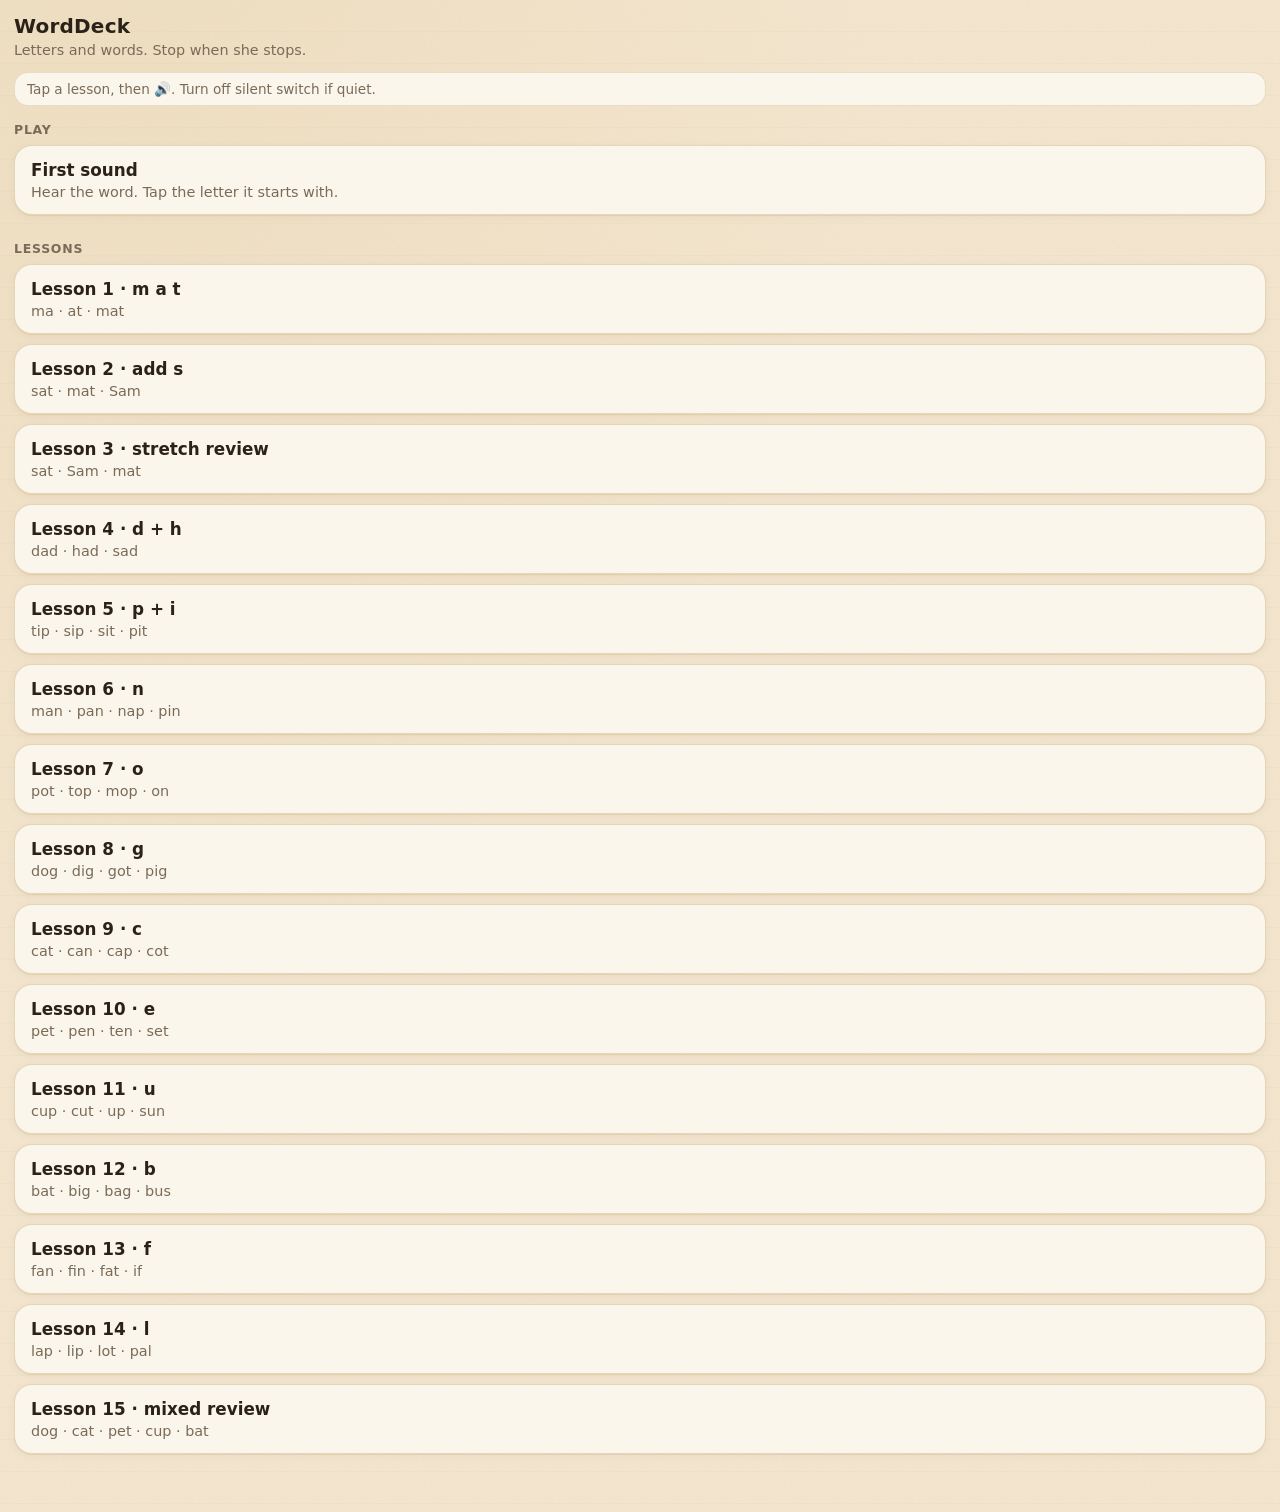
<file: index.html>
<!DOCTYPE html>
<html lang="en">
<head>
<meta charset="utf-8"/><meta name="robots" content="noindex,nofollow"/><script src="js/snd0.js"></script><script src="js/snd1.js"></script><script src="js/snd2.js"></script><script src="js/snd3.js"></script><script src="js/snd4.js"></script><script src="js/snd5.js"></script>
<meta name="viewport" content="width=device-width, initial-scale=1, maximum-scale=1, user-scalable=no"/>
<meta name="apple-mobile-web-app-capable" content="yes"/>
<title>Samaya WordDeck</title>
<link rel="stylesheet" href="./css/shell.css"/>
<style>
.item{margin:12px 0 14px;text-align:center}
.letter-row{display:flex;align-items:center;justify-content:center;gap:10px}
.letter{font-size:3.6rem}
.speak{width:44px;height:44px;font-size:1.2rem}
.track-wrap{position:relative;height:52px;margin:8px 12px 0;touch-action:none;user-select:none;-webkit-user-select:none}
.track{position:absolute;left:10%;right:10%;top:50%;height:12px;margin-top:-6px;background:rgba(168,130,60,.28);border-radius:999px}
.dot{position:absolute;right:10%;top:50%;width:16px;height:16px;margin:-8px -8px 0 0;background:var(--ink);border-radius:50%}
.knob{position:absolute;top:50%;left:10%;width:48px;height:48px;margin:-24px 0 0 -24px;background:var(--turmeric);border-radius:50%;color:#fffdf6;display:flex;align-items:center;justify-content:center;font-size:1.3rem;z-index:3}
.knob.ok{background:var(--ok)}
.status{min-height:1.3em;color:var(--muted);font-size:.9rem;margin-top:4px}

.blend-panel{border-radius:20px;padding:16px;margin-top:8px;width:100%;max-width:100%}
.blend-panel > .blend-btn{display:grid}
.blend-btn{
  background:var(--paper-card);border:2px solid rgba(168,130,60,.45);border-radius:20px;padding:18px 16px;
  font:inherit;cursor:pointer;grid-template-columns:auto minmax(0,1fr);align-items:center;
  width:100%;max-width:100%;gap:12px;
}
.blend-btn:active{transform:scale(.99)}
.blend-btn .w{font-size:2.6rem;font-weight:800;line-height:1;min-width:0;letter-spacing:.03em}
.blend-btn .tag{font-size:.85rem;color:var(--saffron);font-weight:700;text-align:right;min-width:0;overflow-wrap:anywhere}
</style>
</head>
<body>
<div id="home">
  <h1>WordDeck</h1>
  <p class="sub">Letters and words. Stop when she stops.</p>
  <div class="editnote">Tap a lesson, then 🔊. Turn off silent switch if quiet.</div>
  <div class="section-label">Play</div>
  <button class="card" type="button" id="open-first-sound">
    <h2>First sound</h2>
    <p>Hear the word. Tap the letter it starts with.</p>
  </button>
  <div class="section-label">Lessons</div>
  <div id="cards"></div>
</div>
<div id="lesson" class="hidden">
  <button class="back" type="button" id="back">← WordDeck</button>
  <h1 id="title"></h1>
  <p class="sub" id="subtitle"></p>
  <div class="section-label">1 · Sounds</div>
  <div class="panel" id="letters"></div>
  <div class="section-label">2 · Word</div>
  <div class="deck" id="build">
    <div class="deck-viewport" id="deck-viewport"></div>
    <div class="deck-nav">
      <button type="button" class="deck-chev" id="deck-prev" aria-label="Previous word">‹</button>
      <div class="deck-dots" id="deck-dots"></div>
      <button type="button" class="deck-chev" id="deck-next" aria-label="Next word">›</button>
    </div>
  </div>
  <div class="section-label">3 · Blend → fast</div>
  <div class="blend-panel">
    <button type="button" class="blend-btn" id="blend"></button>
  </div>
  <p class="hint">Blend slow, then the word fast twice.</p>
</div>
<div id="first-sound" class="hidden">
  <button class="back" type="button" id="fs-back">← WordDeck</button>
  <h1 id="fs-title">First sound</h1>
  <p class="sub" id="fs-sub">Hear the word. Tap the letter it starts with.</p>
  <div id="fs-play">
    <div class="fs-prompt" id="fs-prompt" role="button" aria-label="Play word">
      <button type="button" class="deck-speak" id="fs-speak" aria-label="Play word">🔊</button>
      <div class="fs-word" id="fs-word"></div>
    </div>
    <div class="fs-letters" id="fs-letters"></div>
    <p class="status" id="fs-status">What sound first?</p>
  </div>
  <div id="fs-enough" class="enough hidden">
    <h2>That’s enough</h2>
    <p id="fs-enough-copy"></p>
    <div class="enough-actions">
      <button type="button" id="fs-keep">A few more</button>
      <button type="button" class="primary" id="fs-home">Done</button>
    </div>
  </div>
  <div class="sit-bar">
    <span class="dots" id="fs-sit-label">Just starting</span>
    <button type="button" class="sit-done" id="fs-done">We’re done</button>
  </div>
</div>
<script type="module">
import { openLibrary, openLesson, openFirstSound, applyFocusBoot } from './js/public.js?v=8';

const homeRoot = document.getElementById('home');
const lessonRoot = document.getElementById('lesson');
const firstSoundRoot = document.getElementById('first-sound');

await openLibrary({ homeRoot, lessonRoot, firstSoundRoot, cardHost: document.getElementById('cards') });

// ?focus= / ?lesson= → persist focus + open; bare boot → open today's focus if set
applyFocusBoot(location.search);
// openLesson remains available for console / routine tools
window.openLesson = openLesson;
window.openFirstSound = openFirstSound;
</script>
</body>
</html>
</file>
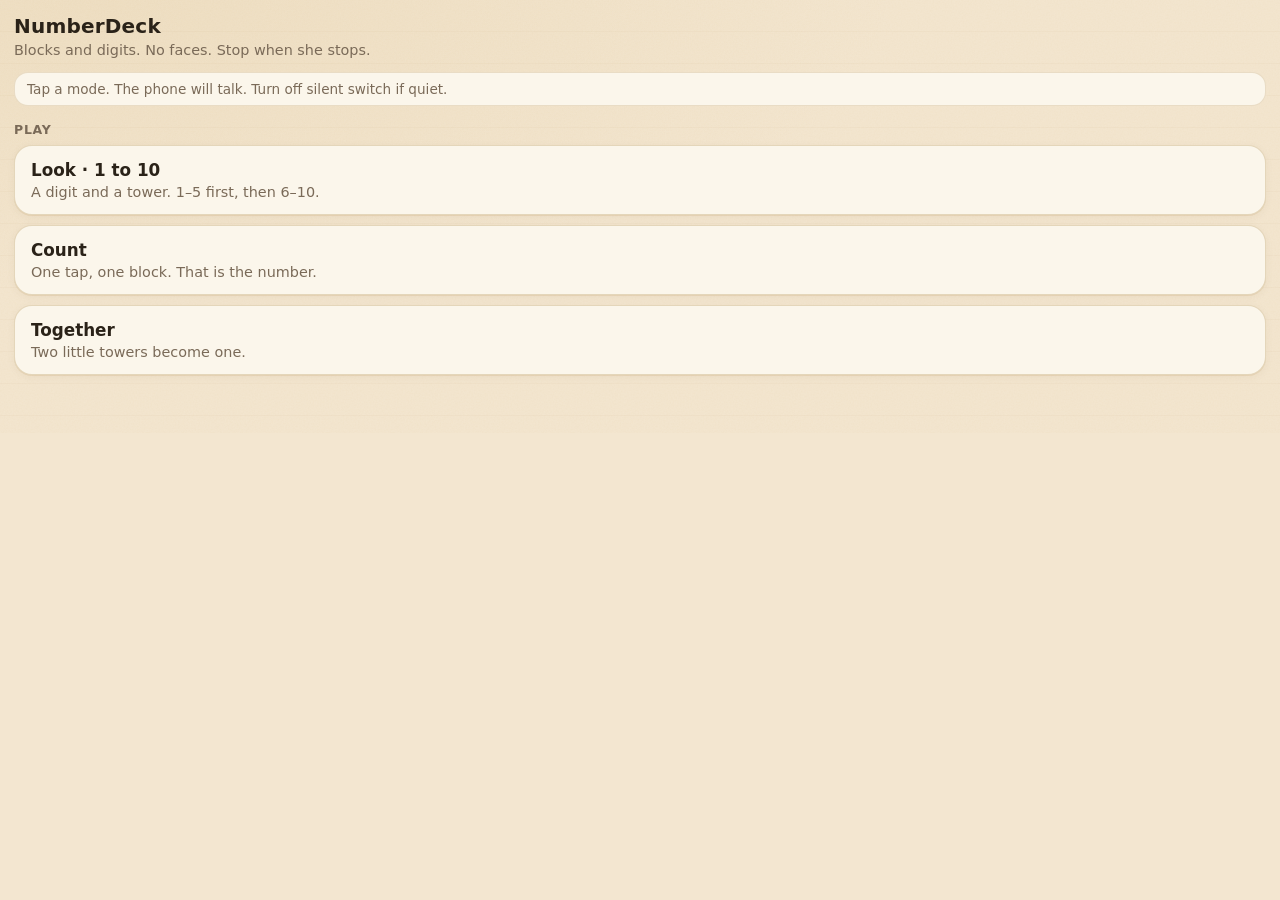
<file: math/index.html>
<!DOCTYPE html>
<html lang="en">
<head>
<meta charset="utf-8"/><meta name="robots" content="noindex,nofollow"/><script src="../js/snd0.js"></script><script src="../js/snd1.js"></script><script src="../js/snd2.js"></script><script src="../js/snd3.js"></script><script src="../js/snd4.js"></script><script src="../js/snd5.js"></script>
<meta name="viewport" content="width=device-width, initial-scale=1, maximum-scale=1, user-scalable=no"/>
<meta name="apple-mobile-web-app-capable" content="yes"/>
<title>Samaya NumberDeck</title>
<link rel="stylesheet" href="../css/shell.css"/>
<style>
.look-card{
  position:relative;min-height:240px;
  border-color:var(--wood-edge);
  box-shadow:0 2px 0 var(--wood-edge), 0 3px 8px rgba(80,50,10,.07);
}
.digit{font-size:4.6rem}
.digit.mini{font-size:2.4rem}
.tower{
  display:flex;flex-direction:column-reverse;align-items:center;gap:5px;
  min-height:40px;justify-content:flex-start;
}
.block{
  width:78px;height:32px;border-radius:7px;border:1.5px solid rgba(90,50,22,.4);
  background-image:var(--wood-grain),linear-gradient(90deg, rgba(255,255,255,.3), transparent 42%, rgba(80,40,10,.18));
  background-blend-mode:multiply,overlay;
  box-shadow:inset 0 1px 0 rgba(255,255,255,.4), 0 2px 0 rgba(90,50,22,.22);
  padding:0;cursor:pointer;
}
div.block{cursor:default}

.tray{
  min-height:220px;border:2.5px dashed rgba(138,85,52,.45);border-radius:22px;
  padding:16px;display:flex;align-items:flex-end;justify-content:center;margin:8px 0 12px;
}
.add-one{
  width:100%;min-height:56px;border-radius:999px;border:2.5px solid var(--wood-edge);
  background:var(--paper-card);font:inherit;font-size:1.15rem;font-weight:800;cursor:pointer;color:var(--ink);
}
.add-one:active{transform:scale(.99)}

.together{display:flex;align-items:flex-end;justify-content:center;gap:14px;margin:8px 0 16px;flex-wrap:wrap}
.together.joined{flex-direction:column;align-items:center}
.group{
  display:flex;flex-direction:column;align-items:center;gap:8px;border-radius:18px;
  padding:12px 16px;border:2px solid rgba(138,85,52,.38);
  box-shadow:0 1px 0 rgba(90,50,22,.12);
}
.and{font-weight:700;color:var(--muted);padding-bottom:36px}
.count-head{text-align:center}
</style>
</head>
<body>
<div id="home">
  <h1>NumberDeck</h1>
  <p class="sub">Blocks and digits. No faces. Stop when she stops.</p>
  <div class="editnote">Tap a mode. The phone will talk. Turn off silent switch if quiet.</div>
  <div class="section-label">Play</div>
  <button class="card" type="button" data-mode="look">
    <h2>Look · 1 to 10</h2>
    <p>A digit and a tower. 1–5 first, then 6–10.</p>
  </button>
  <button class="card" type="button" data-mode="count">
    <h2>Count</h2>
    <p>One tap, one block. That is the number.</p>
  </button>
  <button class="card" type="button" data-mode="together">
    <h2>Together</h2>
    <p>Two little towers become one.</p>
  </button>
</div>
<div id="mode" class="hidden">
  <button class="back" type="button" id="mode-back">← NumberDeck</button>
  <h1 id="mode-title"></h1>
  <p class="sub" id="mode-sub"></p>
  <div id="math-play"></div>
  <div id="math-enough" class="enough hidden">
    <h2>That’s enough</h2>
    <p id="math-enough-copy"></p>
    <div class="enough-actions">
      <button type="button" id="math-keep">A few more</button>
      <button type="button" class="primary" id="math-home">Done</button>
    </div>
  </div>
  <div class="sit-bar">
    <span class="dots" id="math-sit-label">Just starting</span>
    <button type="button" class="sit-done" id="math-done">We’re done</button>
  </div>
</div>
<script type="module">
import { NumberApp } from './js/number-app.js';
const app = new NumberApp({ root: document.body });
app.boot(location.search);
</script>
</body>
</html>
</file>
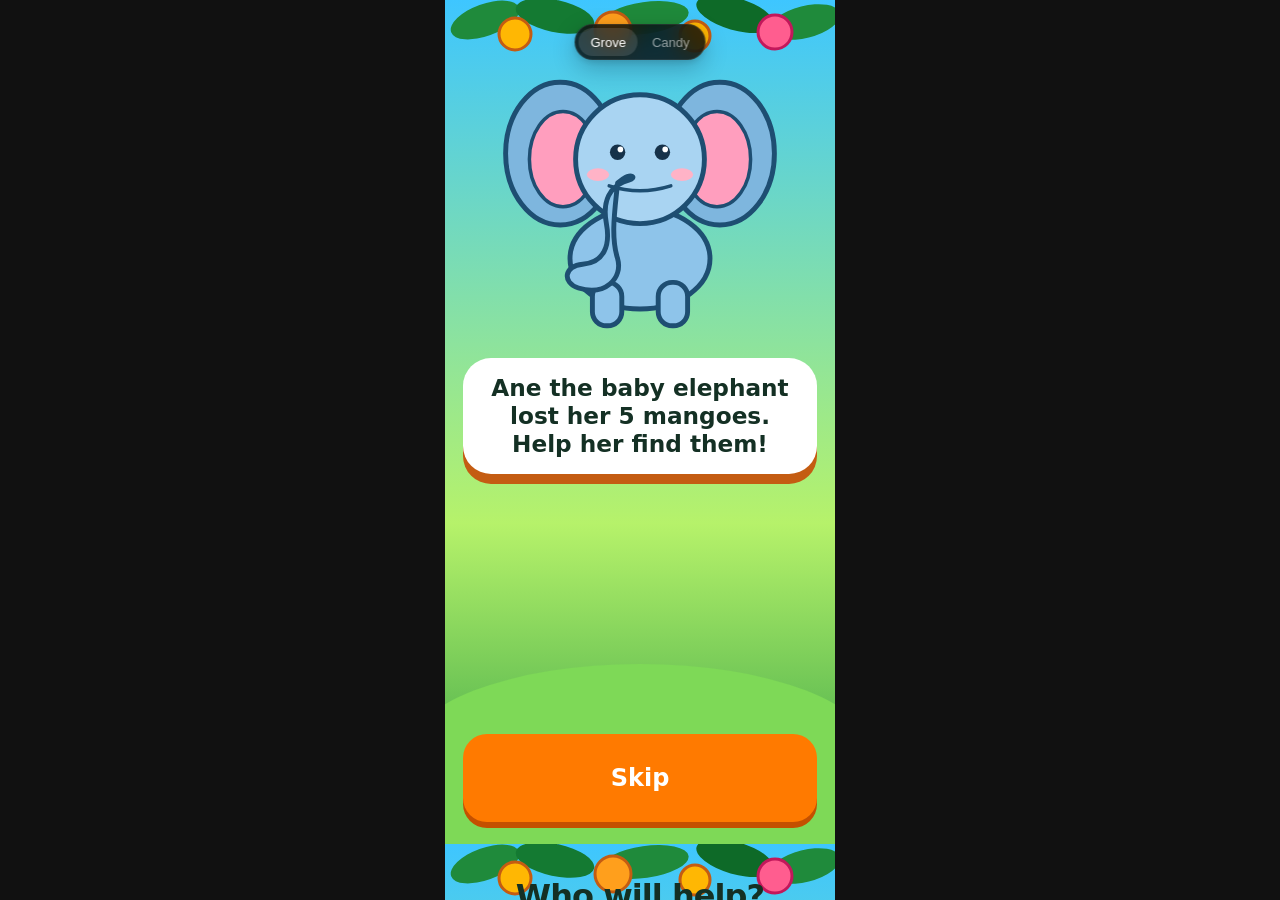
<file: prototypes/bubbles-v2/index.html>
<!DOCTYPE html>
<html lang="en">
<head>
<meta charset="utf-8"/>
<meta name="viewport" content="width=device-width, initial-scale=1"/>
<title>Bubble directions</title>
<style>
html,body{margin:0;height:100%;background:#111}
iframe{border:0;width:100%;height:100%;display:block}
.proto-picker{position:fixed;bottom:24px;left:50%;transform:translateX(-50%);z-index:2147483647;display:flex;align-items:center;gap:2px;padding:4px;border-radius:999px;background:rgba(10,10,10,.82);-webkit-backdrop-filter:blur(12px) saturate(1.4);backdrop-filter:blur(12px) saturate(1.4);box-shadow:0 0 0 1px rgba(255,255,255,.08) inset,0 8px 24px rgba(0,0,0,.24),0 2px 6px rgba(0,0,0,.12);font-family:-apple-system,BlinkMacSystemFont,"Segoe UI",sans-serif;font-size:13px;line-height:1;-webkit-font-smoothing:antialiased;user-select:none;-webkit-user-select:none}
.proto-picker-highlight{position:absolute;top:4px;left:0;height:28px;border-radius:999px;background:rgba(255,255,255,.12);will-change:transform}
.proto-picker[data-ready] .proto-picker-highlight{transition:transform 250ms cubic-bezier(0.23,1,0.32,1),width 250ms cubic-bezier(0.23,1,0.32,1)}
@media (prefers-reduced-motion:reduce){.proto-picker[data-ready] .proto-picker-highlight{transition:none}}
.proto-picker-item{position:relative;display:flex;align-items:center;height:28px;padding:0 12px;border:0;border-radius:999px;background:transparent;color:rgba(255,255,255,.55);font:inherit;cursor:pointer;transition:color 150ms ease-out}
.proto-picker-item:hover{color:rgba(255,255,255,.85)}
.proto-picker-item:active{transform:scale(.97)}
.proto-picker-item:focus-visible{outline:2px solid rgba(255,255,255,.4);outline-offset:2px}
.proto-picker-item[data-active]{color:#fff}
.proto-picker[data-position="top"]{bottom:auto;top:24px}
</style>
</head>
<body>
<iframe id="frame" title="Direction"></iframe>
<nav class="proto-picker" data-position="top" aria-label="Prototype variants">
  <span class="proto-picker-highlight" aria-hidden="true"></span>
  <button class="proto-picker-item" type="button">Grove</button>
  <button class="proto-picker-item" type="button">Candy</button>
</nav>
<script>
const files = ['jungle.html', 'candy.html'];
const frame = document.getElementById('frame');
const picker = document.querySelector('.proto-picker');
const highlight = picker.querySelector('.proto-picker-highlight');
const items = [...picker.querySelectorAll('.proto-picker-item')];
let current = 0;
function moveHighlight() {
  const el = items[current];
  highlight.style.width = el.offsetWidth + 'px';
  highlight.style.transform = 'translateX(' + el.offsetLeft + 'px)';
}
function setActive(i) {
  if (i < 0 || i >= files.length) return;
  current = i;
  items.forEach((el, j) => {
    el.toggleAttribute('data-active', j === i);
    if (j === i) el.setAttribute('aria-current', 'true');
    else el.removeAttribute('aria-current');
  });
  moveHighlight();
  const url = new URL(location.href);
  url.searchParams.set('v', String(i + 1));
  history.replaceState(null, '', url);
  frame.src = files[i];
}
items.forEach((el, i) => el.addEventListener('click', () => setActive(i)));
window.addEventListener('resize', moveHighlight);
document.addEventListener('keydown', (e) => {
  if (e.metaKey || e.ctrlKey || e.altKey) return;
  const num = parseInt(e.key, 10);
  if (num >= 1 && num <= files.length) setActive(num - 1);
  else if (e.key === 'ArrowRight') setActive((current + 1) % files.length);
  else if (e.key === 'ArrowLeft') setActive((current - 1 + files.length) % files.length);
});
setActive((parseInt(new URLSearchParams(location.search).get('v'), 10) || 1) - 1);
requestAnimationFrame(() => requestAnimationFrame(() => picker.setAttribute('data-ready', '')));
</script>
</body>
</html>
</file>
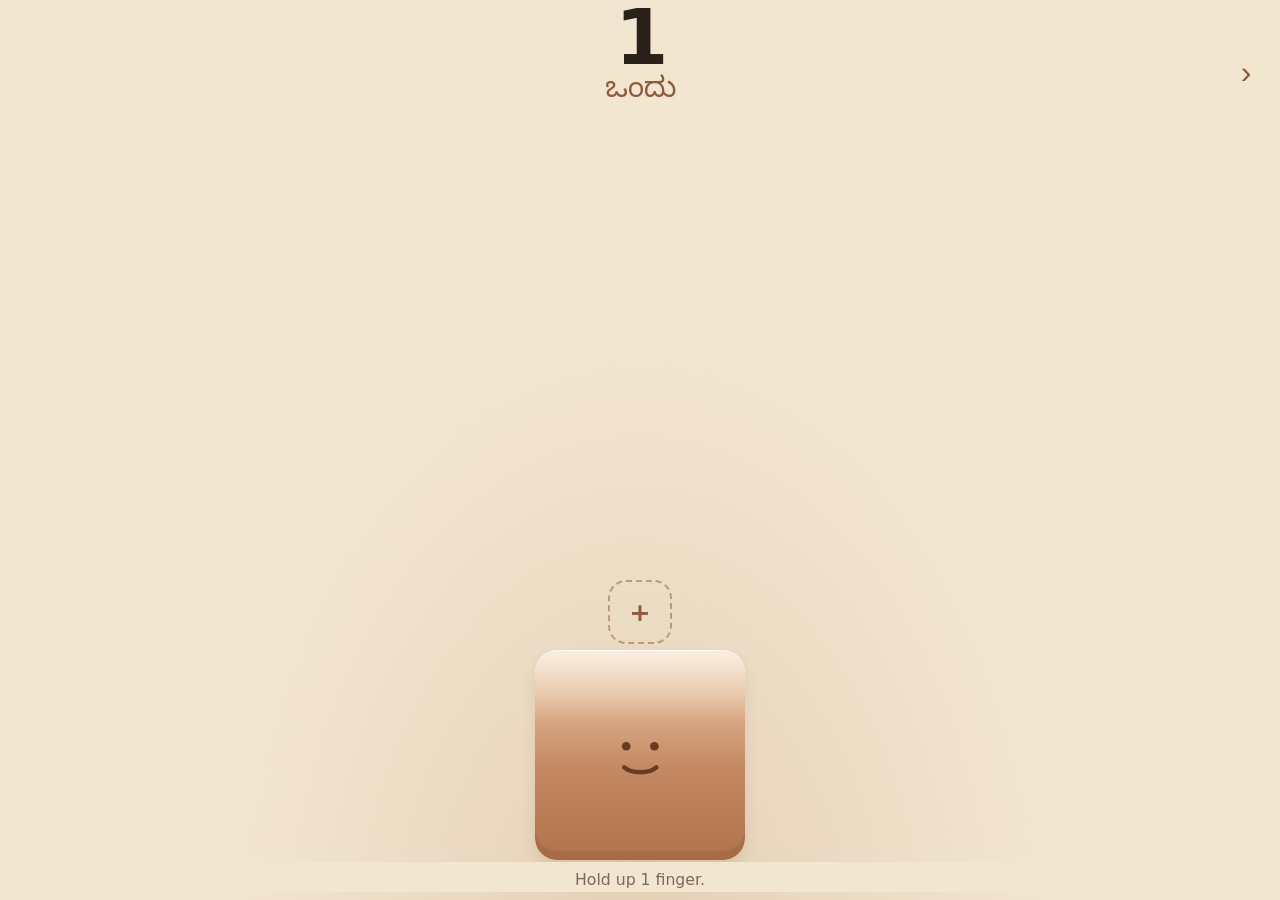
<file: blocks.html>
<!DOCTYPE html>
<html lang="en">
<head>
<meta charset="utf-8"/>
<meta name="viewport" content="width=device-width, initial-scale=1, maximum-scale=1, user-scalable=no, viewport-fit=cover"/>
<meta name="robots" content="noindex,nofollow"/>
<meta name="color-scheme" content="light"/>
<meta name="theme-color" content="#f3e6d0"/>
<link rel="icon" href="data:image/svg+xml,%3Csvg xmlns='http://www.w3.org/2000/svg' viewBox='0 0 16 16'%3E%3Crect width='16' height='16' rx='4' fill='%23c48962'/%3E%3C/svg%3E"/>
<title>Blocks</title>
<!--
  Kannada words use a subset of Noto Sans Kannada.
  Copyright 2018 Google Inc. All Rights Reserved.
  Licensed under the SIL Open Font License, Version 1.1.
  http://scripts.sil.org/OFL
-->
<style>
@font-face{
  font-family:"Blocks Kannada";
  src:url("[data-uri]") format("woff2");
  font-weight:400;font-style:normal;font-display:block;
}
:root{
  --paper:#f3e6d0;
  --ink:#2a2218;
  --muted:#7a6a58;
  --edge:#8d5a3c;
  --leaf:#3f6b45;
  --ease:cubic-bezier(0.23,1,0.32,1);
}
*{box-sizing:border-box;-webkit-tap-highlight-color:transparent}
html,body{margin:0;height:100%}
body{
  min-height:100dvh;
  color:var(--ink);
  font-family:ui-rounded,"Avenir Next Rounded","Hiragino Maru Gothic ProN",system-ui,sans-serif;
  background:
    radial-gradient(ellipse at 50% 108%,rgba(166,112,64,.2),transparent 46%),
    var(--paper);
  user-select:none;-webkit-user-select:none;
  overscroll-behavior:none;
}
.app{
  height:100dvh;
  display:flex;
  flex-direction:column;
  padding:
    max(6px,env(safe-area-inset-top))
    max(10px,env(safe-area-inset-right))
    max(8px,env(safe-area-inset-bottom))
    max(10px,env(safe-area-inset-left));
}
.bar{
  display:grid;
  grid-template-columns:48px minmax(0,1fr) 48px;
  align-items:center;
  flex:none;
}
.chev{
  width:48px;height:48px;
  border:0;background:transparent;
  color:var(--edge);
  font-size:2rem;line-height:1;
  border-radius:16px;
  padding:0;
  transition:transform 140ms var(--ease);
}
.chev:active{transform:scale(0.97)}
.chev.is-off{visibility:hidden}
.lock{text-align:center;min-width:0}
.numeral{
  margin:0;
  font-size:clamp(3.1rem,13vw,4.8rem);
  line-height:.84;
  letter-spacing:-.045em;
  font-weight:800;
  font-variant-numeric:tabular-nums;
}
.kannada{
  margin:2px 0 0;
  min-height:1.45em;
  font-family:"Blocks Kannada","Noto Sans Kannada","Kannada MN",sans-serif;
  font-size:clamp(1.35rem,5.4vw,1.8rem);
  line-height:1.45;
  color:var(--edge);
}
.said{
  margin:2px 0 0;
  min-height:1.35em;
  font-weight:800;
  font-size:1.02rem;
  font-family:ui-rounded,"Blocks Kannada","Noto Sans Kannada",sans-serif;
  font-variant-numeric:tabular-nums;
}
#stage{
  flex:1;
  min-height:0;
  display:flex;
  position:relative;
  overflow:hidden;
}
#screen-number,#screen-together{
  flex:1;
  min-height:0;
  width:100%;
  display:flex;
  flex-direction:column;
  justify-content:flex-end;
  align-items:center;
}
#screen-together{justify-content:center;gap:6px}
.tower{
  display:flex;
  flex-direction:column-reverse;
  align-items:center;
  justify-content:flex-start;
  gap:6px;
  padding-bottom:2px;
}
.tower.row{
  flex-direction:row;
  align-items:flex-end;
  justify-content:center;
  width:100%;
}
.cube{
  border:0;padding:0;
  border-radius:22px;
  color:#6a3b24;
  display:grid;place-items:center;
  flex:none;
  background:
    linear-gradient(180deg,rgba(255,255,255,.62),transparent 34%),
    linear-gradient(#f2d2b2,#c48962 56%,#b0734c);
  box-shadow:
    inset 0 -9px 0 rgba(110,58,28,.15),
    inset 0 1px 0 rgba(255,255,255,.7),
    0 8px 14px rgba(80,40,10,.1);
  transition:color 160ms ease;
  touch-action:manipulation;
}
.cube.counted{
  color:var(--leaf);
  box-shadow:
    inset 0 0 0 3px var(--leaf),
    inset 0 -9px 0 rgba(110,58,28,.12),
    0 8px 14px rgba(80,40,10,.1);
}
.cube:active{transform:scale(0.97)}
.seed{width:46%;height:46%;display:block}
.ghost{
  flex:none;
  width:64px;height:64px;
  display:grid;place-items:center;
  border-radius:18px;
  border:2px dashed rgba(141,90,60,.5);
  background:transparent;
  color:var(--edge);
  font:inherit;
  font-weight:800;
  font-size:1.6rem;
  padding:0;
  min-width:48px;min-height:48px;
  touch-action:manipulation;
  transition:transform 140ms var(--ease);
}
.ghost:active{transform:scale(0.97)}
.world{
  flex:none;
  margin:0;
  padding:8px 16px 2px;
  text-align:center;
  color:var(--muted);
  font-size:.98rem;
  line-height:1.3;
  overflow-wrap:anywhere;
  background:var(--paper);
  position:relative;
  z-index:2;
}
.fact{width:min(100%,440px);padding:2px 0}
.fact-num{
  margin:0;
  text-align:center;
  font-size:1.85rem;
  font-weight:800;
  letter-spacing:-.04em;
  line-height:1;
  font-variant-numeric:tabular-nums;
}
.piles{display:flex;align-items:flex-end;justify-content:center;gap:12px;margin-top:6px}
.pile{
  min-width:76px;min-height:64px;
  padding:4px 6px 0;
  border:0;border-radius:18px;
  background:transparent;
  touch-action:manipulation;
  transition:transform 140ms var(--ease);
}
.pile:active{transform:scale(0.97)}
.stack{display:flex;flex-direction:column-reverse;align-items:center;gap:5px}
.pile .cube{width:68px;height:58px;border-radius:16px;pointer-events:none;box-shadow:inset 0 -6px 0 rgba(110,58,28,.14),inset 0 1px 0 rgba(255,255,255,.65),0 6px 10px rgba(80,40,10,.1)}
.and{font-weight:800;color:var(--muted);align-self:center}
.fact-line{margin:6px 0 0;text-align:center;font-weight:800;min-height:1.25em;font-variant-numeric:tabular-nums}
html.land .numeral{font-size:2.4rem}
html.land .kannada{font-size:1.15rem;min-height:1.2em}
html.land .said{font-size:.9rem}
html.land .world{font-size:.85rem;padding-top:2px}
html.land #screen-together{flex-direction:row;align-items:flex-end;justify-content:center;gap:8px}
html.land .pile .cube{width:52px;height:44px}
@media (hover:hover) and (pointer:fine){
  .chev:hover,.ghost:hover{color:var(--ink)}
}
@media (prefers-reduced-motion:reduce){
  .chev,.ghost,.pile,.cube{transition:none}
  .chev:active,.ghost:active,.pile:active,.cube:active{transform:none}
}
</style>
</head>
<body>
<div class="app">
  <header class="bar">
    <button class="chev" id="back" type="button" aria-label="Back">‹</button>
    <div class="lock">
      <h1 class="numeral" id="numeral">1</h1>
      <p class="kannada" id="kannada" lang="kn">ಒಂದು</p>
      <p class="said" id="said" aria-live="polite"></p>
    </div>
    <button class="chev" id="next" type="button" aria-label="Next">›</button>
  </header>
  <div id="stage"></div>
  <p class="world" id="world-text">Hold up 1 finger.</p>
</div>
<script>
/* Clay blocks. One carved seed on every block, earth clay, no names.
   Original to this page. Do not import television number-character
   names, rainbow colours, songs, or faces. */
(function () {
  'use strict';
  var EASE = 'cubic-bezier(0.23, 1, 0.32, 1)';
  var NUMBERS = [
    { n: 1, en: 'one', kn: 'ಒಂದು', world: 'Hold up 1 finger.' },
    { n: 2, en: 'two', kn: 'ಎರಡು', world: 'Find 2 shoes.' },
    { n: 3, en: 'three', kn: 'ಮೂರು', world: 'Build 3 with your blocks.' },
    { n: 4, en: 'four', kn: 'ನಾಲ್ಕು', world: 'Find 4 spoons.' },
    { n: 5, en: 'five', kn: 'ಐದು', world: 'Clap 5 times.' }
  ];
  var SIX = { en: 'six' };
  var index = 0;
  var six = false;
  var line = '';
  var joined = { 4: false, 5: false };
  var factLine = { 4: '2 and 2', 5: '3 and 2' };
  var pendingKn = '';
  var reduce = window.matchMedia('(prefers-reduced-motion: reduce)').matches;

  var stage = document.getElementById('stage');
  var backBtn = document.getElementById('back');
  var nextBtn = document.getElementById('next');
  var numeral = document.getElementById('numeral');
  var kannada = document.getElementById('kannada');
  var said = document.getElementById('said');
  var world = document.getElementById('world-text');

  function landscape() {
    return window.innerHeight < 520 && window.innerWidth > window.innerHeight;
  }
  function knVoice() {
    var synth = window.speechSynthesis;
    if (!synth || !synth.getVoices) return null;
    var list = [];
    try { list = synth.getVoices() || []; } catch (e) { return null; }
    for (var i = 0; i < list.length; i++) {
      if (String(list[i].lang || '').toLowerCase().indexOf('kn') === 0) return list[i];
    }
    return null;
  }
  function speakKn(kn, voice) {
    var synth = window.speechSynthesis;
    if (!synth) return;
    try {
      var k = new SpeechSynthesisUtterance(kn);
      k.lang = voice.lang || 'kn-IN';
      k.rate = 0.85;
      try { k.voice = voice; } catch (e) {}
      synth.speak(k);
    } catch (e2) {}
  }
  function say(en, kn) {
    var synth = window.speechSynthesis;
    if (!synth || !en) return;
    try { synth.cancel(); } catch (e) {}
    try {
      var u = new SpeechSynthesisUtterance(en);
      u.lang = 'en-US';
      u.rate = 0.9;
      synth.speak(u);
    } catch (e3) {}
    pendingKn = kn || '';
    if (!kn) return;
    var voice = knVoice();
    if (!voice) return;
    pendingKn = '';
    speakKn(kn, voice);
  }
  function wordFor(count) {
    if (count >= 1 && count <= 5) return NUMBERS[count - 1];
    if (count === 6) return SIX;
    return null;
  }
  function seed() {
    var ns = 'http://www.w3.org/2000/svg';
    var svg = document.createElementNS(ns, 'svg');
    svg.setAttribute('class', 'seed');
    svg.setAttribute('viewBox', '0 0 48 48');
    svg.setAttribute('aria-hidden', 'true');
    function dot(cx) {
      var c = document.createElementNS(ns, 'circle');
      c.setAttribute('cx', String(cx));
      c.setAttribute('cy', '20');
      c.setAttribute('r', '2.15');
      c.setAttribute('fill', 'currentColor');
      return c;
    }
    var path = document.createElementNS(ns, 'path');
    path.setAttribute('d', 'M16 30.5c3.4 3.2 12.6 3.2 16 0');
    path.setAttribute('fill', 'none');
    path.setAttribute('stroke', 'currentColor');
    path.setAttribute('stroke-width', '2.2');
    path.setAttribute('stroke-linecap', 'round');
    svg.appendChild(dot(17));
    svg.appendChild(dot(31));
    svg.appendChild(path);
    return svg;
  }
  function makeCube(i) {
    var el = document.createElement('button');
    el.type = 'button';
    el.className = 'cube';
    el.setAttribute('data-i', String(i));
    el.setAttribute('aria-label', 'Block');
    el.appendChild(seed());
    return el;
  }
  function pop(el) {
    if (reduce || !el.animate) return;
    el.getAnimations().forEach(function (a) { a.cancel(); });
    el.animate([
      { transform: 'scale(0.96)' },
      { transform: 'scale(1.035)', offset: 0.42 },
      { transform: 'scale(1)' }
    ], { duration: 260, easing: EASE });
  }
  function snapshot() {
    return Array.prototype.map.call(stage.querySelectorAll('#blocks .cube'), function (el) {
      return { i: el.getAttribute('data-i'), box: el.getBoundingClientRect() };
    });
  }
  function playFlip(prev) {
    if (reduce || !prev.length) return;
    var map = {};
    prev.forEach(function (p) { map[p.i] = p.box; });
    Array.prototype.forEach.call(stage.querySelectorAll('#blocks .cube'), function (el) {
      var old = map[el.getAttribute('data-i')];
      var box = el.getBoundingClientRect();
      if (!old || !box.width) {
        el.animate([
          { transform: 'translateY(14px) scale(0.96)', opacity: 0 },
          { transform: 'none', opacity: 1 }
        ], { duration: 240, easing: EASE });
        return;
      }
      var dx = (old.left + old.width / 2) - (box.left + box.width / 2);
      var dy = (old.top + old.height / 2) - (box.top + box.height / 2);
      var s = old.width / box.width;
      if (!isFinite(s) || s <= 0) s = 1;
      if (Math.abs(dx) < 0.5 && Math.abs(dy) < 0.5 && Math.abs(s - 1) < 0.02) return;
      el.animate([
        { transform: 'translate(' + dx + 'px,' + dy + 'px) scale(' + s + ')' },
        { transform: 'translate(0,0) scale(1)' }
      ], { duration: 260, easing: EASE });
    });
  }
  function applySize() {
    document.documentElement.classList.toggle('land', landscape());
    var screen = document.getElementById('screen-number');
    var blocks = document.getElementById('blocks');
    if (!screen || !blocks) return;
    var cubes = blocks.querySelectorAll('.cube');
    var n = cubes.length || 1;
    var gap = 6;
    var ghostEl = document.getElementById('add-one');
    var land = landscape();
    if (land) {
      blocks.classList.add('row');
      var gh = 64;
      var h = Math.max(56, Math.min(screen.clientHeight - 20, 128));
      var availW = Math.max(48, screen.clientWidth - 12 - gh - gap * n);
      var w = Math.max(48, Math.min(Math.floor(availW / n), h));
      Array.prototype.forEach.call(cubes, function (el) {
        el.style.width = w + 'px';
        el.style.height = w + 'px';
      });
      if (ghostEl) {
        var g = Math.max(48, Math.min(64, w));
        ghostEl.style.width = g + 'px';
        ghostEl.style.height = g + 'px';
      }
      return;
    }
    blocks.classList.remove('row');
    var ghostH = 64;
    var avail = screen.clientHeight - ghostH - gap * (n + 1) - 8;
    var side = Math.floor(avail / n);
    var maxW = Math.min(screen.clientWidth - 28, 210);
    if (!isFinite(side) || side < 56) side = 56;
    if (side > maxW) side = maxW;
    if (side * n > avail && avail > 0) side = Math.max(48, Math.floor(avail / n));
    var bw = Math.min(Math.round(side * 1.15), maxW);
    Array.prototype.forEach.call(cubes, function (el) {
      el.style.width = bw + 'px';
      el.style.height = side + 'px';
    });
    if (ghostEl) {
      ghostEl.style.width = '64px';
      ghostEl.style.height = '64px';
    }
  }
  function pile(count) {
    var btn = document.createElement('button');
    btn.type = 'button';
    btn.className = 'pile';
    btn.setAttribute('aria-label', count + (count === 1 ? ' block' : ' blocks'));
    var stack = document.createElement('span');
    stack.className = 'stack';
    for (var i = 0; i < count; i++) {
      var c = document.createElement('span');
      c.className = 'cube';
      c.appendChild(seed());
      stack.appendChild(c);
    }
    btn.appendChild(stack);
    return btn;
  }
  function renderFact(total, parts) {
    var section = document.createElement('section');
    section.className = 'fact';
    section.id = 'fact-' + total;
    section.setAttribute('data-total', String(total));
    section.setAttribute('data-joined', joined[total] ? 'true' : 'false');
    var num = document.createElement('p');
    num.className = 'fact-num';
    num.textContent = String(total);
    section.appendChild(num);
    var piles = document.createElement('div');
    piles.className = 'piles';
    if (joined[total]) {
      piles.appendChild(pile(total));
    } else {
      piles.appendChild(pile(parts[0]));
      var and = document.createElement('span');
      and.className = 'and';
      and.textContent = 'and';
      piles.appendChild(and);
      piles.appendChild(pile(parts[1]));
    }
    section.appendChild(piles);
    var lineEl = document.createElement('p');
    lineEl.className = 'fact-line';
    lineEl.setAttribute('aria-live', 'polite');
    lineEl.textContent = factLine[total];
    section.appendChild(lineEl);
    return section;
  }
  function render(motion) {
    var prev = motion ? snapshot() : [];
    var info = NUMBERS[Math.min(index, 4)];
    var show = six ? 6 : info.n;
    document.documentElement.classList.toggle('land', landscape());
    backBtn.classList.toggle('is-off', index === 0);
    backBtn.disabled = index === 0;
    if (index === 0) backBtn.setAttribute('aria-hidden', 'true');
    else backBtn.removeAttribute('aria-hidden');
    nextBtn.textContent = index === 5 ? '↻' : '›';
    nextBtn.setAttribute('aria-label', index === 5 ? 'Again' : 'Next');
    stage.textContent = '';
    if (index < 5) {
      numeral.textContent = String(show);
      kannada.textContent = six ? '' : info.kn;
      said.textContent = line;
      world.textContent = six ? 'Six is for another day.' : info.world;
      var screen = document.createElement('div');
      screen.id = 'screen-number';
      screen.setAttribute('data-n', String(show));
      var blocks = document.createElement('div');
      blocks.id = 'blocks';
      blocks.className = 'tower';
      for (var i = 0; i < show; i++) blocks.appendChild(makeCube(i));
      var ghost = document.createElement('button');
      ghost.type = 'button';
      ghost.className = 'ghost';
      ghost.id = 'add-one';
      if (six) {
        ghost.textContent = '5';
        ghost.setAttribute('aria-label', 'Back to 5');
      } else {
        ghost.textContent = '+';
        ghost.setAttribute('aria-label', 'Add one');
      }
      blocks.appendChild(ghost);
      screen.appendChild(blocks);
      stage.appendChild(screen);
      applySize();
      if (motion) playFlip(prev);
    } else {
      numeral.textContent = '';
      kannada.textContent = '';
      said.textContent = '';
      world.textContent = 'Tap to join. Tap to split.';
      var together = document.createElement('div');
      together.id = 'screen-together';
      together.appendChild(renderFact(4, [2, 2]));
      together.appendChild(renderFact(5, [3, 2]));
      stage.appendChild(together);
    }
  }
  function onBlock(btn) {
    var n = btn.getAttribute('data-count');
    if (!n) {
      n = String(document.querySelectorAll('#blocks .cube[data-count]').length + 1);
      btn.setAttribute('data-count', n);
      btn.classList.add('counted');
      btn.setAttribute('aria-label', 'Block ' + n);
    }
    pop(btn);
    var info = wordFor(Number(n));
    if (!info) return;
    said.textContent = info.kn ? (info.en + ' · ' + info.kn) : info.en;
    say(info.en, info.kn || '');
  }
  function onAdd() {
    if (six) {
      six = false;
      line = '';
      render(false);
      return;
    }
    var info = NUMBERS[index];
    line = info.n + ' and 1 make ' + (info.n + 1);
    if (info.n < 5) index += 1;
    else six = true;
    render(true);
    say(line, '');
  }
  function toggleFact(total, parts) {
    if (joined[total]) {
      joined[total] = false;
      line = total + ' is ' + parts[0] + ' and ' + parts[1];
    } else {
      joined[total] = true;
      line = parts[0] + ' and ' + parts[1] + ' make ' + total;
    }
    factLine[total] = line;
    render(false);
    var pileEl = document.querySelector('#fact-' + total + ' .pile');
    if (pileEl) pop(pileEl);
    say(line, '');
  }
  function onNext() {
    line = '';
    six = false;
    if (index < 5) index += 1;
    else {
      index = 0;
      joined[4] = false;
      joined[5] = false;
      factLine[4] = '2 and 2';
      factLine[5] = '3 and 2';
    }
    render(false);
  }
  stage.addEventListener('click', function (e) {
    if (e.target.closest('#add-one')) { onAdd(); return; }
    var pileBtn = e.target.closest('.pile');
    if (pileBtn) {
      var fact = pileBtn.closest('.fact');
      var total = Number(fact.getAttribute('data-total'));
      toggleFact(total, total === 4 ? [2, 2] : [3, 2]);
      return;
    }
    if (index >= 5) return;
    var cube = e.target.closest('#blocks .cube');
    if (!cube) cube = document.querySelector('#blocks .cube:not(.counted)');
    if (cube) onBlock(cube);
  });
  backBtn.addEventListener('click', function () {
    if (index === 0) return;
    line = '';
    if (index === 4 && six) { six = false; render(false); return; }
    six = false;
    index -= 1;
    render(false);
  });
  nextBtn.addEventListener('click', onNext);
  window.addEventListener('resize', function () { applySize(); });
  if (window.speechSynthesis && speechSynthesis.getVoices) {
    try { speechSynthesis.getVoices(); } catch (e) {}
    speechSynthesis.addEventListener('voiceschanged', function () {
      try { speechSynthesis.getVoices(); } catch (e) {}
      if (!pendingKn) return;
      var voice = knVoice();
      if (!voice) return;
      var word = pendingKn;
      pendingKn = '';
      speakKn(word, voice);
    });
  }
  render(false);
})();
</script>
</body>
</html>
</file>
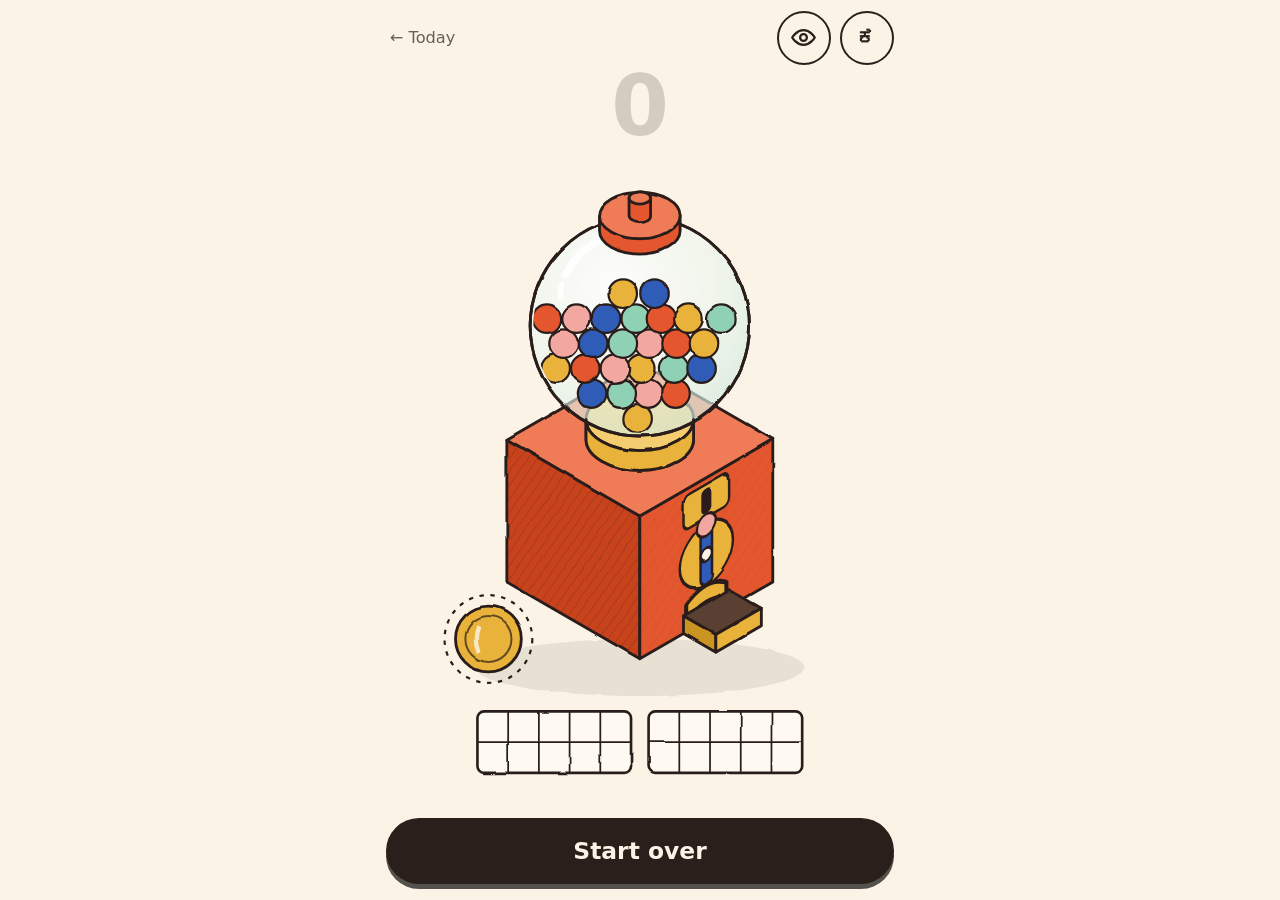
<file: gumball.html>
<!DOCTYPE html>
<html lang="en">
<head>
<meta charset="utf-8"/>
<meta name="robots" content="noindex,nofollow"/>
<meta name="viewport" content="width=device-width,initial-scale=1,viewport-fit=cover"/>
<title>Gumball machine</title>
<style>
  :root{--ink:#2a1f1a;--paper:#fbf4e6;--tomato:#e4572e;--mustard:#e8b23a;--mint:#8fd1b5;--cobalt:#2f5bb7;--blush:#f2a7a0}
  *{box-sizing:border-box;-webkit-tap-highlight-color:transparent}
  html,body{margin:0;height:100%;background:var(--paper);color:var(--ink);font:18px/1.2 system-ui,-apple-system,"Segoe UI",sans-serif;overscroll-behavior:none}
  main{max-width:30rem;margin:0 auto;height:100dvh;display:flex;flex-direction:column;padding:max(.6rem,env(safe-area-inset-top)) .9rem max(.9rem,env(safe-area-inset-bottom))}
  .top{display:flex;align-items:center;gap:.5rem}
  .top a{color:var(--ink);text-decoration:none;font-size:.9rem;opacity:.7;padding:.5rem .2rem;margin-right:auto}
  .tog{width:3rem;height:3rem;border-radius:50%;border:2px solid var(--ink);background:transparent;font:600 1.15rem system-ui,sans-serif;color:var(--ink);display:grid;place-items:center;padding:0}
  .tog[aria-pressed="true"]{background:var(--ink);color:var(--paper)}
  .tog svg{width:1.5rem;height:1.5rem}
  #countbox{text-align:center;height:6.2rem;display:flex;flex-direction:column;justify-content:center}
  #count{font:700 4.6rem/1 ui-rounded,"SF Pro Rounded",system-ui,sans-serif;font-variant-numeric:tabular-nums;transition:transform .25s}
  #count.zero{opacity:.18}
  #count.pop{transform:scale(1.18)}
  #knword{font-size:1.25rem;min-height:1.5rem;opacity:.8}
  #stage{flex:1;min-height:0;display:flex;justify-content:center}
  svg#m{height:100%;width:100%;max-width:100%;touch-action:none;user-select:none;-webkit-user-select:none}
  #again{margin-top:.6rem;font:600 1.3rem system-ui,sans-serif;border:0;border-radius:999px;padding:1.05rem;background:var(--ink);color:var(--paper);box-shadow:0 5px 0 #000a;width:100%}
  #again:active{transform:translateY(3px);box-shadow:0 2px 0 #000a}
  .hit{cursor:pointer}
  @keyframes pulse{0%,100%{opacity:.0;transform:scale(.92)}50%{opacity:.55;transform:scale(1.08)}}
  .ring{fill:none;stroke:var(--ink);stroke-width:2;stroke-dasharray:4 6;transform-box:fill-box;transform-origin:center;animation:pulse 2.2s ease-in-out infinite;display:none}
  .ring.on{display:inline}
  #xray{display:none}
  .see #xray{display:inline}
  .see #rface{fill-opacity:.22}
  .see #rhatch{opacity:0}
</style>
</head>
<body>
<main>
  <div class="top">
    <a href="./today.html">&larr; Today</a>
    <button class="tog" id="seeBtn" aria-pressed="false" aria-label="See inside">
      <svg viewBox="0 0 24 24" fill="none" stroke="currentColor" stroke-width="2"><path d="M2 12s3.6-6.5 10-6.5S22 12 22 12s-3.6 6.5-10 6.5S2 12 2 12z"/><circle cx="12" cy="12" r="3"/></svg>
    </button>
    <button class="tog" id="knBtn" aria-pressed="false" aria-label="Also say it in Kannada">ಕ</button>
  </div>
  <div id="countbox"><div id="count" class="zero">0</div><div id="knword"></div></div>
  <div id="stage">
<svg id="m" viewBox="0 30 400 575" xmlns="http://www.w3.org/2000/svg" aria-label="Gumball machine">
  <defs>
    <filter id="ink" x="-5%" y="-5%" width="110%" height="110%">
      <feTurbulence type="fractalNoise" baseFrequency="0.035" numOctaves="2" seed="7" result="n"/>
      <feDisplacementMap in="SourceGraphic" in2="n" scale="2.6" xChannelSelector="R" yChannelSelector="G"/>
    </filter>
    <pattern id="hatch" width="7" height="7" patternUnits="userSpaceOnUse" patternTransform="rotate(35)">
      <line x1="0" y1="0" x2="0" y2="7" stroke="#2a1f1a" stroke-width="1.1" opacity=".35"/>
    </pattern>
    <clipPath id="globeClip"><circle cx="200" cy="167" r="97"/></clipPath>
    <radialGradient id="glass" cx="38%" cy="32%" r="75%">
      <stop offset="0" stop-color="#ffffff" stop-opacity=".9"/>
      <stop offset=".6" stop-color="#eaf6f0" stop-opacity=".55"/>
      <stop offset="1" stop-color="#cfe9de" stop-opacity=".7"/>
    </radialGradient>
  </defs>
  <g id="machine" filter="url(#ink)" stroke="#2a1f1a" stroke-width="2.6" stroke-linejoin="round" stroke-linecap="round">
    <!-- shadow -->
    <ellipse cx="200" cy="478" rx="150" ry="26" fill="#2a1f1a" opacity=".08" stroke="none"/>
    <!-- base: top, left, right faces (filled by JS paths) -->
    <path id="lface" fill="#c8431f"/>
    <path id="lhatch" fill="url(#hatch)" stroke="none"/>
    <path id="rface" fill="#e4572e"/>
    <path id="rhatch" fill="url(#hatch)" stroke="none" opacity=".35"/>
    <!-- inside view (right face plane) -->
    <g id="xray" transform="matrix(0.866,-0.5,0,1,200,340)">
      <rect x="58" y="-4" width="24" height="44" fill="#fff" fill-opacity=".6" stroke-width="2"/>
      <circle cx="70" cy="18" r="9.5" fill="#8fd1b5" stroke-width="2"/>
      <g id="wheel" transform="translate(70 70)">
        <circle r="34" fill="#f6efe0" stroke-width="2.2"/>
        <g id="pockets"></g>
        <circle r="5" fill="#2a1f1a" stroke="none"/>
      </g>
      <path d="M58 104 L58 112 Q70 120 82 112 L82 104" fill="none" stroke-width="2"/>
      <!-- coin path & latch -->
      <path d="M118 20 L118 52 Q118 60 110 62 L104 63" fill="none" stroke-width="2" stroke-dasharray="3 4"/>
      <circle id="xcoin" cx="108" cy="62" r="8" fill="#e8b23a" stroke-width="2" opacity="0"/>
      <rect id="latch" x="98" y="55" width="12" height="5" rx="2" fill="#2a1f1a" stroke="none"/>
    </g>
    <path id="tface" fill="#ef7b56"/>
    <!-- collar -->
    <g id="collar"></g>
    <!-- globe -->
    <circle cx="200" cy="167" r="100" fill="url(#glass)"/>
    <g id="balls" clip-path="url(#globeClip)" stroke-width="2"></g>
    <path d="M132 120 Q150 88 186 78" fill="none" stroke="#fff" stroke-width="7" opacity=".85"/>
    <path d="M128 140 Q127 133 129 128" fill="none" stroke="#fff" stroke-width="5" opacity=".85"/>
    <circle cx="200" cy="167" r="100" fill="none"/>
    <g id="collarFront"></g>
    <!-- cap -->
    <g id="cap"></g>
    <!-- right-face hardware -->
    <g transform="matrix(0.866,-0.5,0,1,200,340)">
      <rect x="46" y="6" width="48" height="30" rx="6" fill="#e8b23a"/>
      <rect x="66" y="11" width="8" height="20" rx="3" fill="#2a1f1a"/>
      <!-- chute -->
      <path d="M48 128 L48 106 Q70 88 92 106 L92 128 Z" fill="#2a1f1a"/>
      <path id="flap" d="M50 106 Q70 92 90 106 L90 118 Q70 106 50 118 Z" fill="#e8b23a" stroke-width="2"/>
    </g>
    <!-- crank (own group so it can turn) -->
    <g transform="matrix(0.866,-0.5,0,1,200,340)">
      <circle cx="70" cy="70" r="28" fill="#e8b23a"/>
      <g id="crank" transform="translate(70 70) rotate(0)">
        <rect x="-6" y="-27" width="12" height="54" rx="6" fill="#2f5bb7"/>
        <circle cx="0" cy="-27" r="10" fill="#f2a7a0"/>
        <circle cx="0" cy="0" r="6" fill="#fbf4e6"/>
      </g>
      <circle id="crankRing" class="ring" cx="70" cy="70" r="36"/>
      <circle id="crankHit" class="hit" cx="70" cy="70" r="40" fill="transparent" stroke="none"/>
    </g>
    <!-- tray -->
    <g id="tray"></g>
  </g>
  <!-- ten frames -->
  <g id="frames" stroke="#2a1f1a" stroke-width="2.4" filter="url(#ink)"></g>
  <g id="fly" stroke="#2a1f1a" stroke-width="2.2"></g>
  <!-- coin -->
  <g id="coinG" class="hit">
    <circle id="coinRing" class="ring on" cx="0" cy="0" r="40"/>
    <g id="coin" filter="url(#ink)" stroke="#2a1f1a" stroke-width="2.6">
      <circle r="30" fill="#e8b23a"/>
      <circle r="21" fill="none" stroke-width="1.8" opacity=".7"/>
      <path d="M-9 -12 Q-14 0 -9 12" fill="none" stroke="#fff" stroke-width="4" opacity=".7"/>
    </g>
    <circle r="44" fill="transparent"/>
  </g>
</svg>
  </div>
  <button id="again" type="button">Start over</button>
</main>
<script>
const KN_AUDIO = {"1": "[data-uri]", "2": "[data-uri]", "3": "[data-uri]", "4": "[data-uri]", "5": "[data-uri]", "6": "[data-uri]", "7": "[data-uri]", "8": "[data-uri]", "9": "[data-uri]", "10": "[data-uri]", "11": "[data-uri]", "12": "[data-uri]", "13": "[data-uri]", "14": "[data-uri]", "15": "[data-uri]", "16": "[data-uri]", "17": "[data-uri]", "18": "[data-uri]", "19": "[data-uri]", "20": "[data-uri]"};
const KN = ["","ಒಂದು","ಎರಡು","ಮೂರು","ನಾಲ್ಕು","ಐದು","ಆರು","ಏಳು","ಎಂಟು","ಒಂಬತ್ತು","ಹತ್ತು","ಹನ್ನೊಂದು","ಹನ್ನೆರಡು","ಹದಿಮೂರು","ಹದಿನಾಲ್ಕು","ಹದಿನೈದು","ಹದಿನಾರು","ಹದಿನೇಳು","ಹದಿನೆಂಟು","ಹತ್ತೊಂಬತ್ತು","ಇಪ್ಪತ್ತು"];
const COLORS = ["#e4572e","#e8b23a","#8fd1b5","#2f5bb7","#f2a7a0"];
const MAX = 20, NS = "http://www.w3.org/2000/svg";
const $ = id => document.getElementById(id);
const C30 = 0.866, S30 = 0.5;
const iso = (x,y,z) => [200 + (x - y) * C30, 400 + (x + y) * S30 - z];
const P = pts => "M" + pts.map(p => p.map(v => v.toFixed(1)).join(" ")).join(" L") + " Z";
function el(tag, attrs, parent){ const e = document.createElementNS(NS, tag); for (const k in attrs) e.setAttribute(k, attrs[k]); if (parent) parent.appendChild(e); return e; }

// ---- base box ----
const W = 70, H = 130;
$("tface").setAttribute("d", P([iso(-W,-W,H), iso(W,-W,H), iso(W,W,H), iso(-W,W,H)]));
const L = P([iso(-W,W,H), iso(W,W,H), iso(W,W,0), iso(-W,W,0)]);
$("lface").setAttribute("d", L); $("lhatch").setAttribute("d", L);
const R = P([iso(W,W,H), iso(W,-W,H), iso(W,-W,0), iso(W,W,0)]);
$("rface").setAttribute("d", R); $("rhatch").setAttribute("d", R);

// ---- iso cylinder helper (vertical axis) ----
function cylinder(g, cx, cyTop, r, h, fill, topFill, backOnly){
  const rx = r * 1.2247, ry = r * 0.7071, yb = cyTop + h;
  el("path", {d:`M${cx-rx} ${cyTop} L${cx-rx} ${yb} A${rx} ${ry} 0 0 0 ${cx+rx} ${yb} L${cx+rx} ${cyTop}`, fill}, g);
  el("ellipse", {cx, cy:cyTop, rx, ry, fill: topFill}, g);
}
// collar: back part drawn before globe, front band after
cylinder($("collar"), 200, 252, 40, 18, "#e8b23a", "#f3cd70");
(function(){ const g=$("collarFront"), rx=49, ry=28.3, y=252;
  el("path",{d:`M${200-rx} ${y} A${rx} ${ry} 0 0 0 ${200+rx} ${y} L${200+rx} ${y+18} A${rx} ${ry} 0 0 1 ${200-rx} ${y+18} Z`, fill:"#e8b23a"}, g); })();
// cap
cylinder($("cap"), 200, 66, 30, 14, "#e4572e", "#ef7b56");
cylinder($("cap"), 200, 50, 8, 16, "#e4572e", "#ef7b56");
// tray (small iso box in front of chute)
(function(){ const g=$("tray"); const x0=W, x1=W+34, y0=-24, y1=24, z=16;
  el("path",{d:P([iso(x0,y0,z),iso(x1,y0,z),iso(x1,y1,z),iso(x0,y1,z)]), fill:"#5a4030"}, g);
  el("path",{d:P([iso(x0,y1,z),iso(x1,y1,z),iso(x1,y1,0),iso(x0,y1,0)]), fill:"#c99424"}, g);
  el("path",{d:P([iso(x1,y1,z),iso(x1,y0,z),iso(x1,y0,0),iso(x1,y1,0)]), fill:"#e8b23a"}, g);
})();
const TRAY = iso(W+17, 0, 22);
// chute mouth in screen coords (face-local (70,116))
const face = (u,v) => [200 + C30*u, 340 - S30*u + v];
const CHUTE = face(70, 114);
const SLOT = face(70, 21);

// wheel pockets (inside view)
for (let k=0;k<6;k++){ const a=k*60*Math.PI/180;
  el("circle",{cx:(22*Math.sin(a)).toFixed(1), cy:(-22*Math.cos(a)).toFixed(1), r:9, fill: k===0? "#2f5bb7":"#fff", "stroke-width":1.8}, $("pockets")); }

// ---- globe balls ----
const slots = [];
(function(){ const r=13, cx=200, cy=167, R0=97-r; const rows=[];
  for (let row=0; row<20; row++){ const y = cy + R0 - row*r*1.75; if (y < cy-R0) break;
    const half = Math.sqrt(Math.max(0, R0*R0-(y-cy)*(y-cy)));
    const off = row%2 ? r : 0;
    for (let x = cx - half + off; x <= cx + half + .01; x += 2*r) slots.push([x, y]); }
  slots.sort((a,b)=> b[1]-a[1] || Math.abs(a[0]-200)-Math.abs(b[0]-200));
})();
let globe = [];
function fillGlobe(){ $("balls").innerHTML=""; globe = [];
  for (let k=0;k<MAX+6 && k<slots.length;k++){ const [x,y]=slots[k];
    globe.push(el("circle",{cx:(x+ (k*7%5-2)).toFixed(1), cy:y.toFixed(1), r:13, fill:COLORS[(k*3+1)%5]}, $("balls"))); }
}

// ---- ten frames ----
const CELL = 28, FY = 518, FX = [52, 208];
const cells = [];
(function(){ const g=$("frames");
  FX.forEach(fx => { el("rect",{x:fx, y:FY, width:CELL*5, height:CELL*2, rx:6, fill:"#fffaf1"}, g);
    for (let i=1;i<5;i++) el("line",{x1:fx+i*CELL, y1:FY, x2:fx+i*CELL, y2:FY+CELL*2, "stroke-width":1.6}, g);
    el("line",{x1:fx, y1:FY+CELL, x2:fx+CELL*5, y2:FY+CELL, "stroke-width":1.6}, g);
    for (let r=0;r<2;r++) for (let c=0;c<5;c++) cells.push([fx+c*CELL+CELL/2, FY+r*CELL+CELL/2]); });
})();

// ---- coin ----
const COIN_HOME = [62, 452];
function placeCoin(x,y,s=1,sx=1){ $("coinG").setAttribute("transform",`translate(${x} ${y}) scale(${s*sx} ${s})`); }

// ---- tween ----
const ease = t => t<.5 ? 2*t*t : 1-Math.pow(-2*t+2,2)/2;
function tween(ms, fn){ return new Promise(res => { const t0=performance.now();
  (function f(now){ const t=Math.min(1,(now-t0)/ms); fn(t); if (t<1) requestAnimationFrame(f); else res(); })(t0); }); }
const wait = ms => new Promise(r=>setTimeout(r,ms));

// ---- sound ----
let actx;
function tick(freq=520, dur=.06, vol=.08){ try{ actx = actx || new (window.AudioContext||window.webkitAudioContext)();
  const o=actx.createOscillator(), g=actx.createGain(); o.type="triangle"; o.frequency.value=freq;
  g.gain.setValueAtTime(vol, actx.currentTime); g.gain.exponentialRampToValueAtTime(.0001, actx.currentTime+dur);
  o.connect(g).connect(actx.destination); o.start(); o.stop(actx.currentTime+dur); }catch(e){} }
let voices = [];
function loadVoices(){ voices = (window.speechSynthesis && speechSynthesis.getVoices()) || []; }
if (window.speechSynthesis){ loadVoices(); speechSynthesis.onvoiceschanged = loadVoices; }
const pick = pre => voices.find(v => v.lang && v.lang.toLowerCase().replace("_","-").startsWith(pre));
function sayKn(n){
  const v = pick("kn");
  if (v && window.speechSynthesis){ const u=new SpeechSynthesisUtterance(KN[n]); u.voice=v; u.lang=v.lang; u.rate=.85; speechSynthesis.speak(u); return; }
  if (KN_AUDIO[n]){ const a=new Audio(KN_AUDIO[n]); a.play().catch(()=>{}); }
}
function say(n){
  const kn = knOn;
  if (!window.speechSynthesis){ if (kn) sayKn(n); return; }
  speechSynthesis.cancel();
  const u = new SpeechSynthesisUtterance(String(n));
  const v = pick("en-in") || pick("en-us") || pick("en"); if (v) u.voice = v;
  u.lang = v ? v.lang : "en-US"; u.rate = .85; u.pitch = 1.05;
  if (kn){ let done=false; const next=()=>{ if(!done){done=true; setTimeout(()=>sayKn(n),250);} }; u.onend=next; u.onerror=next; setTimeout(next, 2200); }
  speechSynthesis.speak(u);
}

// ---- state ----
let count = 0, paid = false, busy = false, crankAngle = 0, wheelAngle = 0, knOn = false;
const flying = [];
function setCount(n){ count=n; const c=$("count"); c.textContent=n; c.classList.toggle("zero", n===0);
  $("knword").textContent = knOn && n ? KN[n] : "";
  if (n){ c.classList.add("pop"); setTimeout(()=>c.classList.remove("pop"), 260); } }
function setCrank(a){ crankAngle=a; $("crank").setAttribute("transform",`translate(70 70) rotate(${a})`); }
function setWheel(a){ $("wheel").setAttribute("transform",`translate(70 70) rotate(${a})`); }
function hints(){ $("coinRing").classList.toggle("on", !paid && !busy && count<MAX);
  $("crankRing").classList.toggle("on", paid && !busy); }

async function insertCoin(){
  if (busy || paid || count>=MAX) return; busy=true; hints(); tick(700,.05,.06);
  const [x0,y0]=COIN_HOME, [x1,y1]=SLOT;
  await tween(650, t => { const e=ease(t); const x=x0+(x1-x0)*e, y=y0+(y1-y0)*e - Math.sin(Math.PI*e)*120;
    placeCoin(x,y, 1-.55*e, 1); });
  await tween(260, t => placeCoin(x1, y1 + 6*t, .45, Math.max(.05,1-t)));
  $("coinG").style.display="none"; tick(330,.09,.1);
  $("xcoin").setAttribute("opacity","1"); $("latch").setAttribute("opacity",".25");
  paid=true; busy=false; hints();
}
function wiggle(){ if (busy) return; busy=true;
  tween(420, t => setCrank(Math.sin(t*Math.PI*3)*14*(1-t))).then(()=>{ setCrank(0); busy=false; hints(); }); }

async function dispense(fromAngle){
  busy=true; paid=false; hints();
  const start = fromAngle || 0;
  await tween(Math.max(250, 800*(1-start/360)), t => { const a = start + (360-start)*ease(t); setCrank(a); setWheel(wheelAngle + 60*(a/360)); if (t>.5 && t<.53) tick(260,.05,.07); });
  wheelAngle += 60; setCrank(0); setWheel(wheelAngle);
  $("xcoin").setAttribute("opacity","0"); $("latch").setAttribute("opacity","1");
  // remove top globe ball
  const top = globe.pop(); if (top) tween(220, t => top.setAttribute("opacity", 1-t)).then(()=>top.remove());
  const color = top ? top.getAttribute("fill") : COLORS[count%5];
  // flap swings, ball pops out to tray
  const ball = el("circle",{cx:CHUTE[0], cy:CHUTE[1]-6, r:12, fill:color}, $("fly")); flying.push(ball);
  $("flap").style.opacity=".25";
  await tween(380, t => { const e=ease(t); ball.setAttribute("cx", CHUTE[0]+(TRAY[0]-CHUTE[0])*e); ball.setAttribute("cy", CHUTE[1]-6+(TRAY[1]-CHUTE[1]+6)*e - Math.sin(Math.PI*t)*10); });
  $("flap").style.opacity="1"; tick(420,.05,.06);
  await wait(180);
  const [cx,cy]=cells[count];
  await tween(620, t => { const e=ease(t); ball.setAttribute("cx", TRAY[0]+(cx-TRAY[0])*e); ball.setAttribute("cy", TRAY[1]+(cy-TRAY[1])*e - Math.sin(Math.PI*e)*70); });
  tick(600,.07,.08);
  setCount(count+1); say(count);
  if (count < MAX){ placeCoin(...COIN_HOME, .2); $("coinG").style.display="";
    await tween(260, t => placeCoin(...COIN_HOME, .2+.8*ease(t))); }
  busy=false; hints();
}

// coin tap
$("coinG").addEventListener("pointerdown", e => { e.preventDefault(); insertCoin(); });
// crank: tap or drag
let drag=null;
const svg=$("m");
function screenAngle(e){ const pt=svg.createSVGPoint(); pt.x=e.clientX; pt.y=e.clientY;
  const p=pt.matrixTransform(svg.getScreenCTM().inverse()); const c=face(70,70);
  return Math.atan2(p.y-c[1], p.x-c[0])*180/Math.PI; }
$("crankHit").addEventListener("pointerdown", e => { e.preventDefault();
  if (busy) return; if (!paid){ wiggle(); if (count<MAX) { const r=$("coinRing"); r.classList.remove("on"); void r.getBBox(); r.classList.add("on"); } return; }
  drag={last:screenAngle(e), total:0, moved:false}; try{ $("crankHit").setPointerCapture(e.pointerId); }catch(_){} });
$("crankHit").addEventListener("pointermove", e => { if(!drag) return;
  let a=screenAngle(e), d=a-drag.last; if (d>180) d-=360; if (d<-180) d+=360; drag.last=a;
  drag.total=Math.max(0, Math.min(359, drag.total+d)); if (drag.total>12) drag.moved=true;
  setCrank(drag.total); setWheel(wheelAngle+60*drag.total/360);
  if (drag.total>=300){ const t=drag.total; drag=null; dispense(t); } });
function endDrag(){ if(!drag) return; const t=drag.total; drag=null; dispense(t > 12 ? t : 0); }
$("crankHit").addEventListener("pointerup", endDrag);
$("crankHit").addEventListener("pointercancel", endDrag);

// toggles
function setSee(on){ document.body.classList.toggle("see", on); $("m").classList.toggle("see", on); $("seeBtn").setAttribute("aria-pressed", on); try{localStorage.gbSee=on?"1":"";}catch(_){} }
function setKn(on){ knOn=on; $("knBtn").setAttribute("aria-pressed", on); $("knword").textContent = on && count ? KN[count] : ""; try{localStorage.gbKn=on?"1":"";}catch(_){} }
$("seeBtn").onclick = () => setSee(!document.body.classList.contains("see"));
$("knBtn").onclick = () => setKn(!knOn);
try{ setSee(localStorage.gbSee==="1"); setKn(localStorage.gbKn==="1"); }catch(_){}

function reset(){ if (window.speechSynthesis) speechSynthesis.cancel();
  flying.splice(0).forEach(b=>b.remove()); fillGlobe(); paid=false; busy=false;
  setCrank(0); wheelAngle=0; setWheel(0); $("xcoin").setAttribute("opacity","0"); $("latch").setAttribute("opacity","1");
  $("coinG").style.display=""; placeCoin(...COIN_HOME); setCount(0); hints(); }
$("again").onclick = reset;
reset();
// test hook for scripted checks
window.__gb = { get count(){return count;}, get busy(){return busy;}, get paid(){return paid;} };
</script>
</body>
</html>
</file>
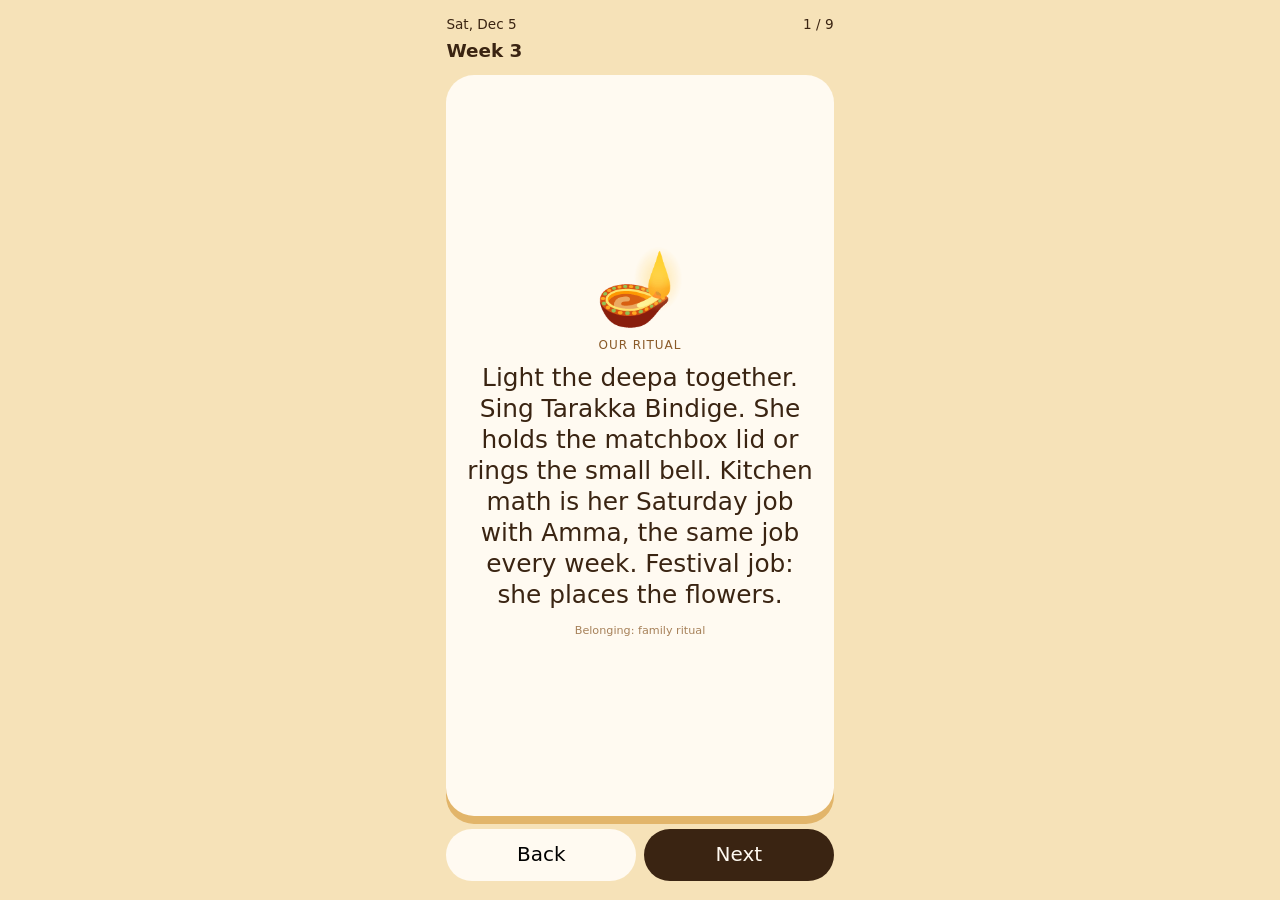
<file: today.html>
<!DOCTYPE html>
<html lang="en">
<head>
<meta charset="utf-8"/><meta name="robots" content="noindex,nofollow"/>
<meta name="viewport" content="width=device-width,initial-scale=1"/>
<title>Samaya today</title>
<style>
  body { margin:0; min-height:100dvh; background:#f6e2b8; color:#3a2412; font:20px/1.25 system-ui, sans-serif; }
  main { max-width:26rem; margin:0 auto; min-height:100dvh; display:flex; flex-direction:column; padding:1rem .9rem 1.2rem; box-sizing:border-box; }
  .top { display:flex; justify-content:space-between; align-items:center; font-size:.85rem; }
  h1 { font-size:1.15rem; margin:.4rem 0 .8rem; }
  #card { flex:1; background:#fffaf1; border-radius:28px; padding:1.4rem 1.1rem; display:flex; flex-direction:column; justify-content:center; box-shadow:0 8px 0 #e2b56a; }
  .emoji { font-size:4.5rem; text-align:center; }
  #kicker { text-align:center; letter-spacing:.08em; text-transform:uppercase; font-size:.75rem; color:#8a5a28; margin:.4rem 0; }
  #line { text-align:center; font-size:1.55rem; margin:.2rem 0 .8rem; }
  #tag { text-align:center; font-size:.7rem; color:#8a5a28; opacity:.75; margin:0 0 .7rem; min-height:.9rem; }
  #gum { display:none; text-align:center; color:#3a2412; text-decoration:none; border:2px solid #3a2412; border-radius:999px; padding:.7rem 1rem; font-size:1.05rem; margin-top:.55rem; }
  #go { display:none; text-align:center; background:#6f8f4e; color:#fff; text-decoration:none; border-radius:999px; padding:.8rem 1rem; font-size:1.15rem; }
  .nav { display:flex; gap:.5rem; margin-top:.8rem; }
  button { flex:1; font:inherit; border:0; border-radius:999px; padding:.85rem; background:#fffaf1; }
  #nextc { background:#3a2412; color:#fffaf1; }
  #kn { display:none; text-align:center; font-size:1.05rem; margin:0 0 .7rem; color:#5a3a1a; }
  #said { display:none; text-align:center; font-size:.85rem; }
  #said .row { display:flex; gap:.4rem; justify-content:center; align-items:center; margin:.2rem 0 .35rem; }
  #said button { flex:0 0 auto; padding:.45rem .9rem; font-size:.85rem; border:2px solid #6f8f4e; background:#fffaf1; color:#3a2412; }
  #said button.on { background:#6f8f4e; color:#fff; }
  #saidn { font-size:.7rem; color:#8a5a28; opacity:.8; }
</style>
</head>
<body>
<main>
  <div class="top"><span id="meta"></span><span id="count"></span></div>
  <h1 id="title">Today</h1>
  <div id="card">
    <div class="emoji" id="emoji">✦</div>
    <div id="kicker"></div>
    <p id="line"></p>
    <p id="kn" lang="kn"></p>
    <div id="tag"></div>
    <div id="said"><div class="row"><span>She said it herself:</span><button type="button" id="sayY">Yes</button><button type="button" id="sayN">Not yet</button></div><div id="saidn"></div></div>
    <a id="go" href="#"></a>
    <a id="gum" href="./gumball.html">Gumball machine</a>
  </div>
  <div class="nav">
    <button type="button" id="backc">Back</button>
    <button type="button" id="nextc">Next</button>
  </div>
</main>
<script>
const WORD = "./?mode=first-sound";
const LOOK = "./math/?mode=look";
const COUNT = "./math/?mode=count";
// Mon-first, 4 weeks. Week 1 Monday = Sep 28 2026 so Oct 3 is movement mirror.
const days = [
["Notice · Color detective","Pick one color. Hunt five things. Group light and dark. Draw the strangest find. Ask: What did you notice that I missed?","look","Look on 1, two taps.","word","First sound, two taps."],
["Notice · Sound map","Sit quiet for one minute. Mark each sound with a line, dot, or scribble. Make the sounds together. Ask: Near or far?","count","Two spoons, count 1–2.","word","First sound, two taps."],
["Notice · Texture studio","Paper over a safe texture. Rub with the side of a crayon. Combine three rubbings into a creature.","look","Finger-trace 2, then Look on 2.","word","One known word, slow then fast. No phone required."],
["Notice · Sink or float","Four safe objects. Predict, test in a shallow bowl, sort. Change one thing and test again.","count","Count the floaters, stay under 5.","word","First sound, two taps."],
["Notice · Shadow shapes","Flashlight, hands or a toy. Move nearer and farther. Tell a short shadow story. Ask: How can we make it huge?","look","Look on how many shadows, stay 1–5.","word","First sound, two taps."],
["Notice · Movement mirror","Take turns: slow, fast, high, low, twisty, tiny. Ask: Can your body show a feeling?","count","Count the moves you copy, up to 3.","skip","Skip letters. She is moving."],
["Notice · Tiny museum","She chooses three objects, names each one, and tells a tiny story. Ask: What should visitors know?","count","Count the three objects once.","word","First sound of one name she said."],
["Imagine · A box becomes","One cardboard box and tape. It can be a cave, a bus, a kitchen. Ask: What else could it be?","count","Count corners you can see, up to 4.","word","First sound, two taps."],
["Imagine · Finish my squiggle","You draw one loose line. She turns it into a picture. Switch. Name both.","look","Trace 1 or 2 for how many pictures.","skip","Skip letters if she is still drawing."],
["Imagine · Story trio","Three household objects. Beginning, a problem, a surprise ending. Ask: Then what happened?","count","Count the three objects.","word","First sound, two taps."],
["Imagine · Kitchen band","Three safe sound-makers. A beat, a quiet part, an ending. Ask: How do we know the song is done?","count","Count three beats together.","skip","Skip the phone."],
["Imagine · Pretend restaurant","Draw a tiny menu. Take turns as cook and guest. One silly dish, one problem.","count","Count spoons or plates, 1–3.","word","First sound, two taps."],
["Imagine · Adventure walk","You start: cross a river, tiptoe past a bear. She adds the next scene.","count","Count silly steps, up to 5.","skip","Skip the phone. You are walking."],
["Imagine · Change the ending","A familiar picture book. Stop before the end. Act two endings, then read the real one.","count","Count the two endings.","word","One word from the book, slow then fast."],
["Build · Tall tower","Blocks or boxes. Before a try: how tall? When it falls, change one thing only.","count","Count blocks, stop at 5.","word","First sound, two taps."],
["Build · Bridge for a toy","Cardboard, blocks, tape. A toy crosses a gap. Try a wider gap once.","count","Count tries, up to 3.","skip","Skip letters if the bridge is the whole sit."],
["Build · Ramp lab","Cardboard on books. Roll a ball or car. Change the height once. Ask: What changed the speed?","count","Count rolls, up to 5.","word","First sound, two taps."],
["Build · Animal shelter","A home for one stuffed animal: a door and a bed. Ask: What does your animal need?","count","Count the parts she added.","word","First sound of the animal name."],
["Build · Make it move","One chain: a ball knocks a block, or water turns something. Add one step only if she asks.","count","Count the steps, up to 3.","word","First sound, two taps."],
["Build · Living-room course","Together: step over, crawl under, balance, a finish. Ask: Easier or harder?","count","Count the stations, up to 4.","skip","Skip the phone."],
["Build · Redesign","She picks one build from the week. Change one thing. Compare the two.","look","Look on 1: one change.","word","First sound, two taps."],
["Express · Three colors","Only three colors. Mix, give it a title. You describe what you see. Do not guess her picture.","count","Count the three colors.","word","First sound, two taps."],
["Express · Family story","Toys or family. Where they go, what goes wrong, how they help. Ask: How is the character feeling?","count","Count characters, up to 3.","word","First sound of one name."],
["Express · Rhythm talk","You tap a short rhythm. She answers with her own. Trade who leads.","count","Count the taps, up to 4.","skip","Skip letters."],
["Express · Dough invention","Play dough: a tool, a creature, or a food. Ask: What can it do?","count","Count marks she makes, up to 5.","word","First sound, two taps."],
["Express · Puppet problem","Two puppets want the same seat. She invents up to three solutions.","count","Count two puppets, then her ideas.","skip","Skip the phone if the puppets hold her."],
["Express · Nature line","Safe fallen bits only. She lines them up by a rule she invents.","count","Count items, up to 5.","word","First sound, two taps."],
["Express · Wonder gallery","She picks favorites from the month and gives you a short tour. Ask: What are you proud of trying?","count","Count what she chose.","word","One word she says, slow then fast."]
];

const emotions = ["happy","sad","mad","surprised","proud","scared","calm","silly"];
const routines = [
"Shoes by the door. She puts one pair away.",
"Pour a little water into a cup. She drinks or waters a plant.",
"Wash hands: wet, soap, rinse, dry. You do it beside her.",
"One plate to the table. She carries it with two hands.",
"Coat or sweater on a hook.",
"Wipe one spot on the table.",
"Goodbye practice: hug, wave, one sentence, door stays closed."
];
const lionWeek = {
  "2026-10-14": "Name puzzle: lay S-A-M-A-Y-A on the matching letters, then say each sound.",
  // Fairview Lion plan week of Oct 5–9 2026 — blocks investigation
  "2026-10-05": "Blocks week: hold one block. What is this called?",
  "2026-10-06": "Blocks week: how do you play with these? Build one tiny thing.",
  "2026-10-07": "Blocks week: find three blocks in the room. Same or different?",
  "2026-10-08": "Blocks week: what do you want to find out about blocks?",
  "2026-10-09": "Blocks week: wooden block hunt. Where does this one live at school?"
};
const lion = [
"Say her name, then find the first sound.",
"Count real things toward 1–10. Stop at 5 if she wanders.",
"One letter and its sound. Trace it once in the air.",
"One shape in the room. Circle, square, or triangle.",
"Show and tell: she holds one object and says one sentence.",
"Circle time at home: sit, one song, then up.",
"One job she does herself. Shoes, cup, or backpack."
]
const kannada = [
"Kannada count: ondu, eraḍu, mūru. She echoes. Stop at three.",
"Song: sing one line of a lullaby she knows (Jo jo, or any Amma song). She hums back.",
"Story, four sentences: “Samaya bandalu. Aane banditu. Aane duḍḍitu. Samaya navalu.” She can change the animal.",
"Song: clap Ondu eraḍu mūru while walking.",
"Word play: mara, mane, amma. She picks one and you say a tiny sentence with it.",
"Story: simha (lion) and a mouse. One kind act. She shows it with toys.",
"Song: a festival or home song she already asks for. One verse only."
];
const BASE = new Date(2026, 8, 28, 12, 0, 0); // Mon Sep 28 2026
// ---- Marble Skill Taxonomy progression (ages 4–6), starts Mon Oct 19 2026 ----
// Topic tags are exact Marble topic names (withmarbleapp/os-taxonomy, ODbL 1.0 / CC BY-SA 4.0).
const TOGETHER = "./math/?mode=together";
const NEWBASE = new Date(2026, 9, 19, 12, 0, 0); // Mon Oct 19 2026
const GUM = new Set(["Counting objects to 20","One More Each Time"]); // topics that also link the gumball machine
const P = [ // Play: shapes, position, measuring, science
["Positional Language","Hide a toy; she tells you where it is: on, under, behind, or next to."],
["2-D shapes","Shape hunt: find a circle, a square, and a triangle in the house."],
["Types of Weather","Look out the window: is it sunny, cloudy, rainy, or windy?"],
["Positional Language","Follow me: put the block behind the box, then on top of it."],
["2-D shapes","Cut paper shapes; she picks out every triangle, big and small."],
["Naming Common Animals","Name five toy animals, then find the bird."],
["Measurable Attributes of Objects","Hold two things: which is heavy, which is light?"],
["3-D shapes","Kitchen hunt: a ball is a sphere, a tin is a cylinder."],
["Comparing Lengths & Heights","Build two towers; which one is taller?"],
["Common Plants & Trees","Walk outside and name three plants: grass, a tree, a flower."],
["Positional Language","Teddy walks left, then right, then in front of you."],
["3-D shapes","Roll a ball and a block: which rolls? Say sphere and cube."],
["Objects vs Materials","The cup is the thing; plastic is what it is made of. Touch and say."],
["Comparing Lengths & Heights","Lay two strings side by side: which is longer?"],
["2-D shapes","Make a circle, a square, and a triangle with string or sticks."],
["3-D shapes","Find a cube, a sphere, a cylinder, and a cone in her toys."],
["Flat vs Solid Shapes","Sort into two piles: flat paper shapes and solid blocks."],
["Types of Weather","Weather walk: sunny, cloudy, windy, or foggy? Feel it."],
["Naming Common Animals","Find a bird and a fish in a book: birds have feathers, fish swim."],
["Comparing Lengths & Heights","Stand back to back: who is taller, who is shorter?"],
["Flat vs Solid Shapes","A circle is flat, a ball is solid: find one of each."],
["Objects vs Materials","Two spoons, metal and wood: same thing, different material."],
["Common Plants & Trees","Find a tree: does it drop its leaves, or stay green?"],
["Positional Language","Little course: step over, crawl under, stand beside, hide behind."],
["Flat vs Solid Shapes","Feel a shape in a bag: flat or solid?"],
["Naming Common Animals","Toy animal sort: birds, fish, and furry mammals."],
["Comparing Lengths & Heights","Lie down next to the broom: are you longer or shorter?"],
["Types of Weather","Draw today's weather: sun, cloud, rain, or wind."]
];
const F = [ // Feelings
["Naming Basic Emotions","Make a happy face; what makes you happy?"],
["Naming Basic Emotions","Make a sad face and name it: sad."],
["Naming Basic Emotions","Show an angry face and stomp once: angry."],
["Naming Basic Emotions","Make a scared face and name it: scared."],
["Naming Basic Emotions","Show excited: jump once with a big smile."],
["Naming Basic Emotions","Make a surprised face: big eyes, open mouth."],
["Naming Basic Emotions","Point to a face in a book: what is that person feeling?"],
["Naming Basic Emotions","You make a face; she guesses the feeling."],
["Naming Basic Emotions","Ask how she feels; she answers, “I feel ___.”"],
["Naming Basic Emotions","Teddy fell down: how does Teddy feel?"],
["Naming Basic Emotions","Find someone happy and someone sad in a book."],
["Naming Basic Emotions","At bedtime she finishes, “Today I felt ___.”"],
["Words for Big Feelings","New word, calm: be slow and still together for three counts."],
["Words for Big Feelings","New word, breathe: in through the nose, out slowly."],
["Words for Big Feelings","New word, patience: wait five counts before the snack."],
["Words for Big Feelings","New word, frustrated: like when the tower falls down."],
["Words for Big Feelings","New word, settle: shake a jar of water and glitter and watch it settle."],
["Words for Big Feelings","New word, disappointed: like when the park is closed."],
["Simple Calming Strategies","Smell the flower, blow out the candle: three slow breaths."],
["Simple Calming Strategies","Count slowly to ten together to calm down."],
["Simple Calming Strategies","Choose a quiet calm spot and sit there once."],
["Simple Calming Strategies","Squeeze a soft toy tight, then let go."],
["Simple Calming Strategies","Pretend to be mad, then take one slow breath."],
["Simple Calming Strategies","Show two ways to calm down: breathing and counting."],
["Simple Calming Strategies","Ask: what helps you feel calm?"],
["Simple Calming Strategies","Teddy is upset; she shows Teddy how to breathe."],
["Simple Calming Strategies","Say it together: “Calm helps me think.”"],
["Simple Calming Strategies","Trace up and down her fingers: breathe in up, out down."]
];
const NUM = [ // Numbers: [topic, line, NumberDeck mode]
["Counting objects to 20","Line up 12 blocks; count them, touching each one.",COUNT],
["Counting objects to 20","Scatter 8 spoons; count them without missing one.",COUNT],
["Counting objects to 20","You say 15; she counts out 15 grapes from the bowl.",COUNT],
["Counting objects to 20","Count every shoe by the door, up to 20.",COUNT],
["Representing numbers with objects","You say 4; she holds up 4 fingers.",LOOK],
["Representing numbers with objects","You say 6; she builds a 6-block tower.",COUNT],
["Representing numbers with objects","She draws 5 dots for 5 toys.",LOOK],
["Representing numbers with objects","One tally line for each jump, up to 5.",LOOK],
["One More Each Time","Tower of 5, add one block: how many now?",COUNT],
["One More Each Time","Three toys in a row, add one more: say 4.",COUNT],
["One More Each Time","Is 8 one more than 7? Check with blocks.",COUNT],
["One More Each Time","Show 6 fingers, then one more, then one less.",COUNT],
["One More Each Time","On the stairs, each step up is one more number.",COUNT],
["Comparing groups: more or fewer","Two block piles side by side: which has more?",LOOK],
["Comparing groups: more or fewer","Count her cars and your cars: who has fewer?",LOOK],
["Comparing groups: more or fewer","Make two groups that are equal.",LOOK],
["Comparing groups: more or fewer","Three plates of crackers: which has the most, which the least?",LOOK],
["Comparing groups: more or fewer","Give each cup a spoon: more cups or more spoons?",LOOK],
["Addition as combining or putting together two","2 blocks and 1 block together: how many altogether?",TOGETHER],
["Addition as combining or putting together two","3 toys come to a party, then 2 more join: how many now?",TOGETHER],
["Addition as combining or putting together two","Push two small piles together and say the total.",TOGETHER],
["Addition as combining or putting together two","4 grapes and 2 grapes in one bowl: how many?",TOGETHER],
["Addition as combining or putting together two","She makes 5 from two groups, then pushes them together.",TOGETHER],
["Subtraction as taking away or separating","5 crackers, eat 2: how many are left?",COUNT],
["Subtraction as taking away or separating","Tower of 6, take one away: how many left?",COUNT],
["Subtraction as taking away or separating","4 ducks in the bath, 1 swims away: how many left?",COUNT],
["Subtraction as taking away or separating","Hide 2 of 5 blocks under a cup: how many still show?",COUNT],
["Subtraction as taking away or separating","Take 3 away from 7 blocks and count what is left.",COUNT]
];
const LET = [ // Letters (WordDeck link stays)
["Knowing all letters","Meet B: \u201cThis is B. It says /b/.\u201d Trace big B, then little b, in the air. Then two taps."],
["Rhyming words","Cat, bat, dog: which one does not rhyme?"],
["Rhyming words","Say a word that rhymes with hat."],
["Rhyming words","Read a rhyming book and pause so she says the rhyme."],
["Rhyming words","Bear rhymes with chair; she finds one more rhyme."],
["Rhyming words","Sing Twinkle Twinkle; she sings the last word of each line."],
["Syllables","Clap her name, Sa-ma-ya: three claps."],
["Syllables","Clap but-ter-fly: three claps."],
["Syllables","Rain and bow make? Rainbow!"],
["Syllables","Clap the beats in Amma, then in elephant."],
["Syllables","You say ba-na-na in pieces; she says it whole."],
["Onsets & Rimes","/c/ and /at/ make? Cat!"],
["Onsets & Rimes","/s/ and /un/ make? Sun!"],
["Onsets & Rimes","What is the first sound in dog?"],
["Onsets & Rimes","What is the last sound in cat?"],
["Onsets & Rimes","Change the /c/ in cat to /b/: what word now?"],
["Onsets & Rimes","What is the middle sound in pig?"],
["Knowing all letters","Sing the ABC song, pointing at the letters."],
["Knowing all letters","Show A, M, and S; she says their names."],
["Knowing all letters","Find big B and little b, and name both."],
["Knowing all letters","Mix up five letter cards; she names each one."],
["Single Letter Sounds","New sound: r says /rrr/, like a tiger growl. Red, run."],
["Single Letter Sounds","New sound: k says /k/, like kite."],
["Single Letter Sounds","New sound: j says /j/, like jump. Jump once."],
["Single Letter Sounds","New sound: v says /vvv/, like van."],
["Single Letter Sounds","New sound: w says /w/, like wave. Wave!"],
["Single Letter Sounds","New sound: y says /y/, like yes."],
["Single Letter Sounds","New sound: z says /zzz/, like a buzzing bee."]
];
// Weekly kitchen math, Saturdays of the 28-day plan (j % 7 === 5). Lines rotate by week (Math.floor(j/7)).
const KITCHEN = [
["Measurable Attributes of Objects","Fill a cup halfway with water for dosa batter or rice. Half or full? How much more?"],
["Counting objects to 20","Set the table: Appa, Amma, Samaya. How many spoons?"],
["Addition as combining or putting together two","Count peas or grapes into 3 bowls, 2 each. How many altogether?"],
["Measurable Attributes of Objects","Pour a cup of rice into two small cups. Same or different?"]
];
// Weekly fair-share (early division), Wednesdays of the 28-day plan (j % 7 === 2).
const SHARE = [
["Comparing groups: more or fewer","Share 6 grapes between you and Teddy. How many each?"],
["Comparing groups: more or fewer","4 blocks for 2 friends. Is that fair?"],
["Comparing groups: more or fewer","8 crackers on 2 plates. Same on each?"],
["Comparing groups: more or fewer","3 toys, 3 friends. One each."]
];
// Weekly "Speak up" card (Montessori Grace & Courtesy), Fridays of the 28-day plan (j % 7 === 4).
// 4th field = Marble topic label(s), exact names from os-taxonomy topics.json (English, Speaking & Listening, age 4+).
const SPEAK = [
["Choices","Offer two real choices: which book first? Dosa or idli? Go with what she picks. She says, \u201cI want ___, please.\u201d","ನನಗೆ ___ ಬೇಕು. (nanage ___ bēku)","Describing Aloud"],
["Pickup question","Play pickup at home: Amma is Ms. Tania, she asks one question. Then at pickup, she asks Ms. Tania one question herself.","ನಾನು ಒಂದು ಪ್ರಶ್ನೆ ಕೇಳಬಹುದಾ? (nānu ondu praśne kēḷabahudā?)","Asking Questions"],
["Library","At the library, she asks the librarian for a book herself. Amma stands beside her. \u201cExcuse me, can I have a book about ___?\u201d","___ ಬಗ್ಗೆ ಒಂದು ಪುಸ್ತಕ ಬೇಕು. (___ bagge ondu pustaka bēku)","Asking Questions, Describing Aloud"],
["Body words & turns","She points and says, \u201cMy ___ hurts here.\u201d Then with a toy: \u201cCan I have a turn, please?\u201d","ನನಗೆ ಇಲ್ಲಿ ನೋವಾಗುತ್ತಿದೆ. ನನಗೂ ಕೊಡು. (nanage illi nōvāguttide. nanagū koḍu.)","Describing Aloud, Listening and responding"]
];
function newCardsFor(j, i, t) {
  const key = t.getFullYear() + "-" + String(t.getMonth()+1).padStart(2,"0") + "-" + String(t.getDate()).padStart(2,"0");
  const lionLine = lionWeek[key] || lion[i % lion.length];
  // Same ritual every day. She holds the lid or rings the bell; she does not light the flame.
  let ritual = "Light the deepa together. Sing Tarakka Bindige. She holds the matchbox lid or rings the small bell. Festival job: she places the flowers.";
  if (j % 7 === 5) ritual = "Light the deepa together. Sing Tarakka Bindige. She holds the matchbox lid or rings the small bell. Kitchen math is her Saturday job with Amma, the same job every week. Festival job: she places the flowers.";
  const out = [
    ["🪔","Our ritual", ritual, null, null, "Belonging: family ritual"],
    ["✦","Play", P[j][1], null, null, P[j][0]],
    ["🙂","Feelings", F[j][1], null, null, F[j][0]],
    ["🏠","Home", routines[i % routines.length].split(".")[0]],
    ["🦁","Lions", lionLine],
    ["123","Numbers", NUM[j][1], NUM[j][2], "Numbers", NUM[j][0], GUM.has(NUM[j][0])],
    ["Bb","Letters", LET[j][1], WORD, "Letters", LET[j][0]],
    ["ಕ","Kannada", kannada[i % kannada.length].split(".")[0]]
  ];
  if (j % 7 === 4) {
    const w = SPEAK[Math.floor(j / 7)];
    const h = out.findIndex(c => c[1] === "Home");
    out.splice(h, 0, ["💬","Speak up · " + w[0], w[1], null, null, null, false, { kn: w[2], key: key, mt: w[3] }]);
  }
  if (j % 7 === 2) {
    const w = SHARE[Math.floor(j / 7)];
    const n = out.findIndex(c => c[1] === "Numbers");
    out.splice(n, 0, ["🍇","Share it out", w[1], null, null, w[0]]);
  }
  if (j % 7 === 5) {
    const w = KITCHEN[Math.floor(j / 7)];
    const n = out.findIndex(c => c[1] === "Numbers");
    out.splice(n, 0, ["🥄","Kitchen math", w[1], null, null, w[0]]);
  }
  return out;
}
const SKEY = "samaya-speakup:";
function sayGet(k) { try { return localStorage.getItem(SKEY + k); } catch (e) { return null; } }
function saySet(k, v) { try { localStorage.setItem(SKEY + k, v); } catch (e) {} }
function sayCount() {
  let n = 0;
  try { for (let x = 0; x < localStorage.length; x++) { const k = localStorage.key(x); if (k && k.indexOf(SKEY) === 0 && localStorage.getItem(k) === "yes") n++; } } catch (e) {}
  return n;
}
let sayKey = null;
let extra = 0;
let step = 0;
function cardsFor(i, d, t) {
  const emo = emotions[i % emotions.length];
  const numHref = d[2] === "look" ? LOOK : COUNT;
  const play = d[0].split("·").pop().trim();
  const key = t.getFullYear() + "-" + String(t.getMonth()+1).padStart(2,"0") + "-" + String(t.getDate()).padStart(2,"0");
  const lionLine = lionWeek[key] || lion[i % lion.length];
  return [
    ["✦","Play", play],
    ["🙂", emo, "Make this face. One time."],
    ["🏠","Home", routines[i % routines.length].split(".")[0]],
    ["🦁","Lions", lionLine],
    ["123","Numbers", d[3].split(".")[0], numHref, "Numbers"],
    ["Bb","Letters", "Meet B: \u201cThis is B. It says /b/.\u201d Trace big B, then little b, in the air. Then two taps.", WORD, "Letters"],
    ["ಕ","Kannada", kannada[i % kannada.length].split(".")[0]]
  ];
}
function render() {
  const q = new URLSearchParams(location.search).get("date");
  const m = q && /^(\d{4})-(\d{2})-(\d{2})$/.exec(q);
  const t = m ? new Date(+m[1], +m[2]-1, +m[3]) : new Date();
  t.setDate(t.getDate() + extra);
  t.setHours(12,0,0,0);
  let i = Math.round((t - BASE) / 86400000);
  i = ((i % 28) + 28) % 28;
  const isNew = t >= NEWBASE;
  let j = Math.round((t - NEWBASE) / 86400000);
  j = ((j % 28) + 28) % 28;
  const pack = isNew ? newCardsFor(j, i, t) : cardsFor(i, days[i], t);
  if (step >= pack.length) step = 0;
  if (step < 0) step = pack.length - 1;
  const c = pack[step];
  document.getElementById("title").textContent = isNew ? "Week " + (Math.floor(j / 7) + 1) : days[i][0].split("·")[0].trim();
  document.getElementById("meta").textContent = t.toLocaleDateString("en-US", { weekday:"short", month:"short", day:"numeric" });
  document.getElementById("count").textContent = (step+1) + " / " + pack.length;
  document.getElementById("emoji").textContent = c[0];
  document.getElementById("kicker").textContent = c[1];
  document.getElementById("line").textContent = c[2];
  const sp = c[7];
  document.getElementById("tag").textContent = sp ? "Marble · " + sp.mt : (c[5] ? (c[5].indexOf("Belonging:") === 0 ? c[5] : "Marble · " + c[5]) : "");
  const kn = document.getElementById("kn");
  kn.style.display = sp ? "block" : "none"; kn.textContent = sp ? sp.kn : "";
  sayKey = sp ? sp.key : null;
  document.getElementById("said").style.display = sp ? "block" : "none";
  if (sp) {
    const v = sayGet(sp.key);
    document.getElementById("sayY").className = v === "yes" ? "on" : "";
    document.getElementById("sayN").className = v === "no" ? "on" : "";
    const n = sayCount();
    document.getElementById("saidn").textContent = "Said it herself: " + n + (n === 1 ? " time" : " times");
  }
  const go = document.getElementById("go");
  if (c[3]) { go.style.display = "block"; go.href = c[3]; go.textContent = c[4]; }
  else go.style.display = "none";
  document.getElementById("gum").style.display = c[6] ? "block" : "none";
}
document.getElementById("nextc").onclick = () => { step += 1; render(); };
document.getElementById("backc").onclick = () => { step -= 1; render(); };
document.getElementById("sayY").onclick = () => { if (sayKey) { saySet(sayKey, "yes"); render(); } };
document.getElementById("sayN").onclick = () => { if (sayKey) { saySet(sayKey, "no"); render(); } };
render();
</script>
</body>
</html>
</file>
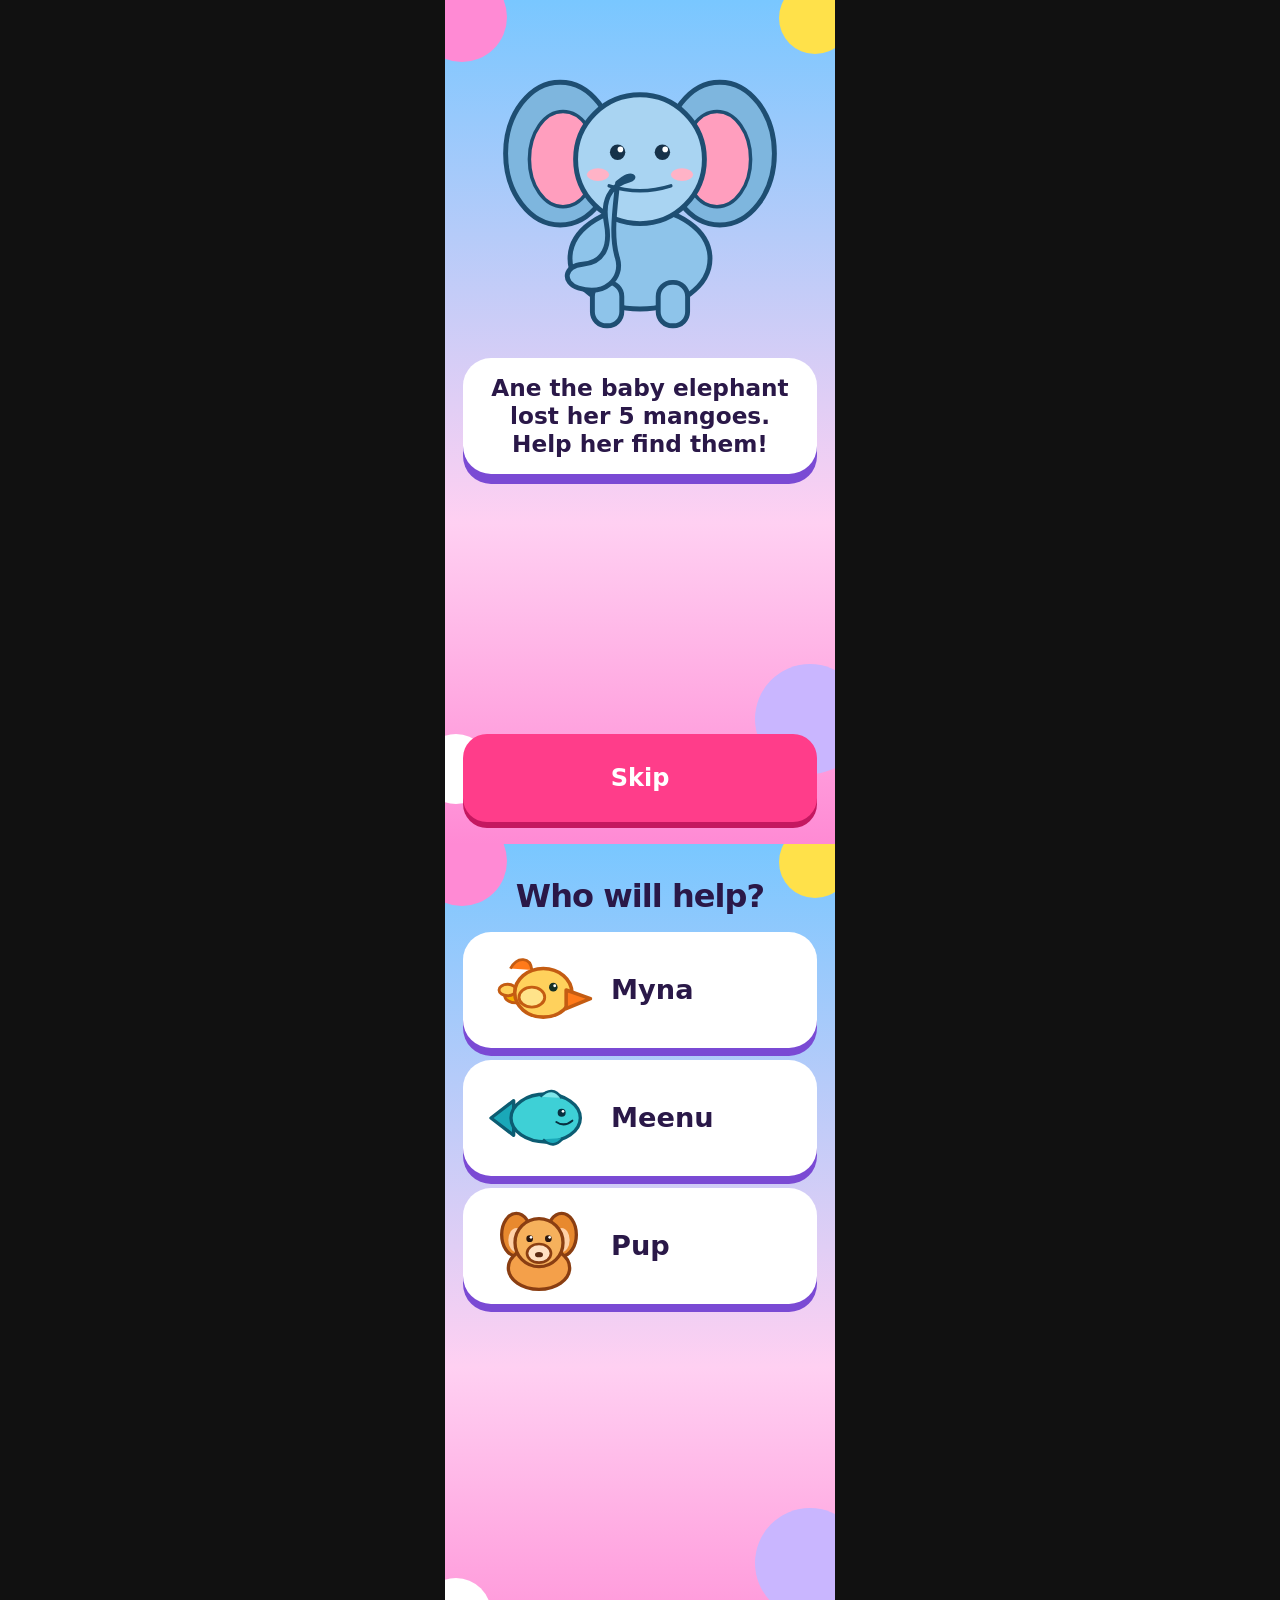
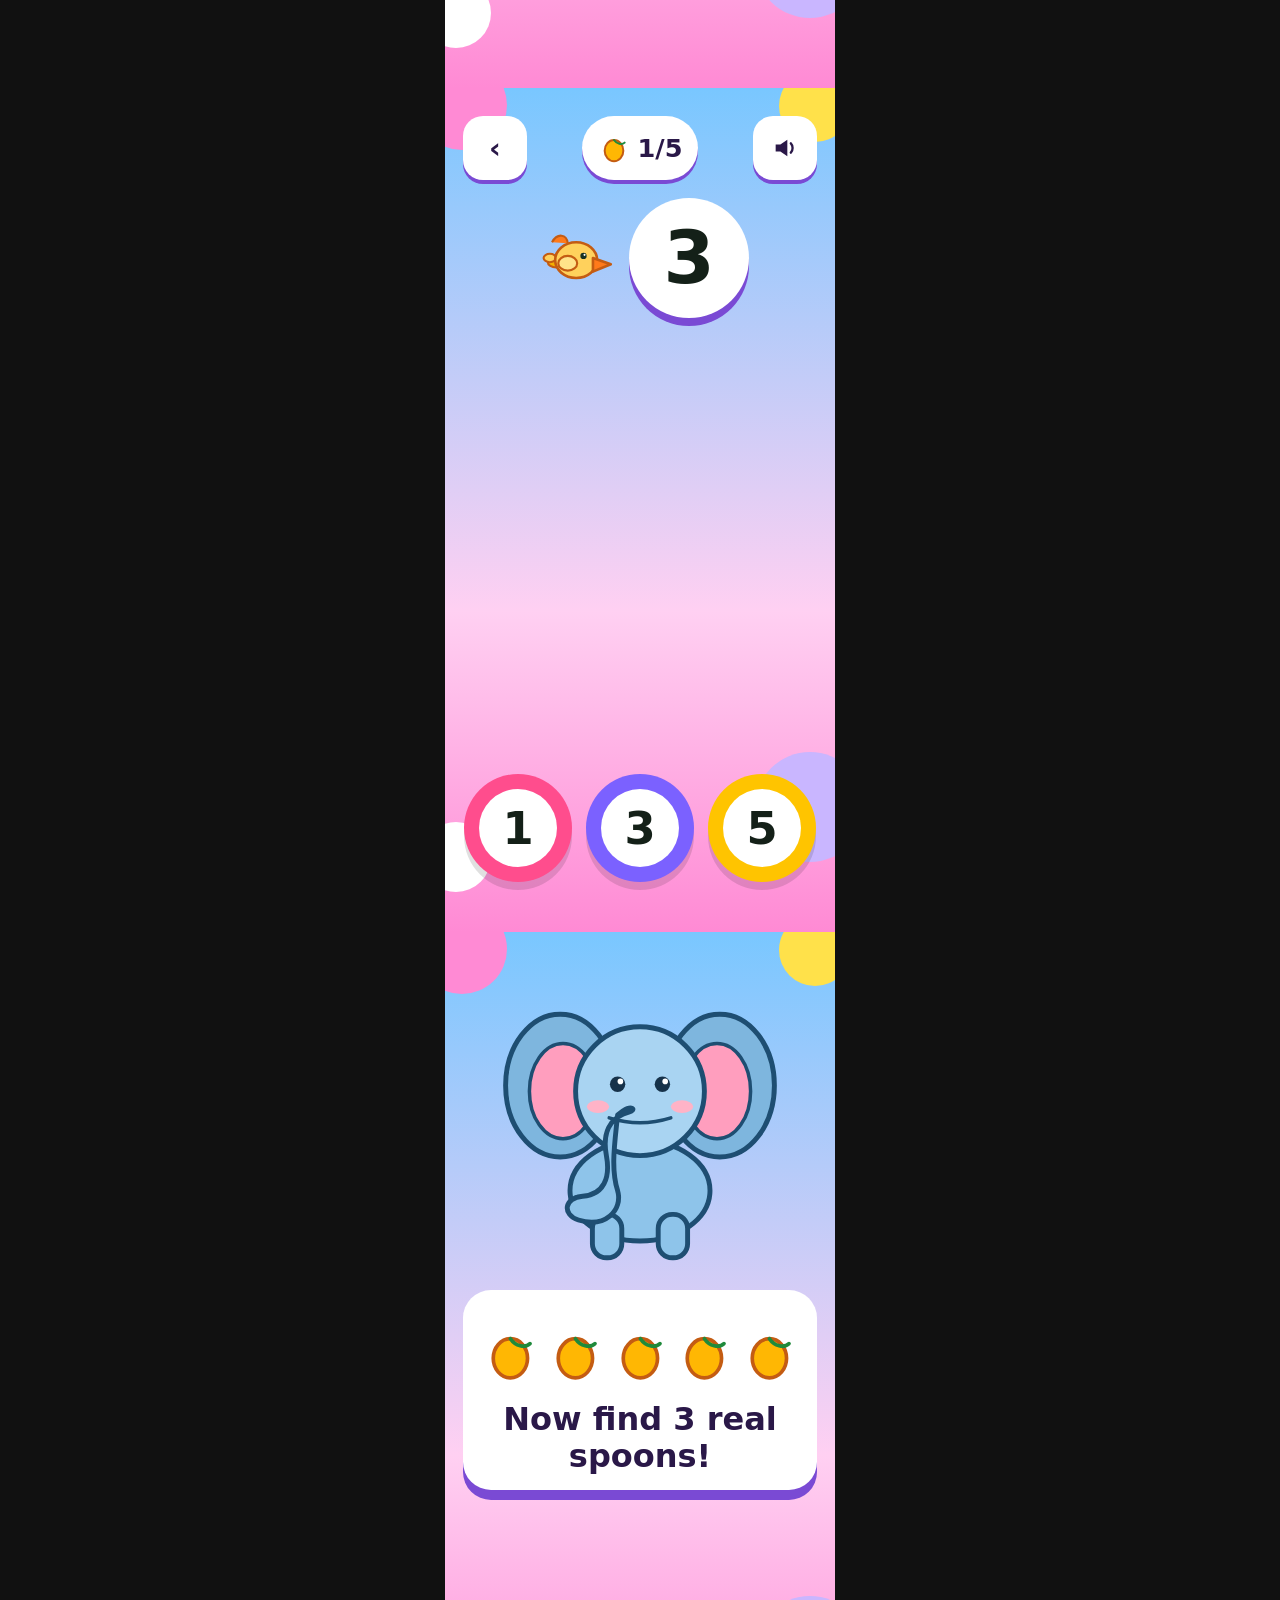
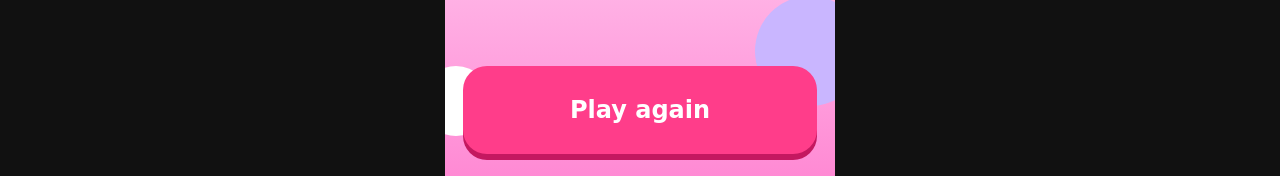
<file: prototypes/bubbles-v2/candy.html>
<!DOCTYPE html>
<html lang="en">
<head>
<meta charset="utf-8"/>
<meta name="viewport" content="width=device-width, initial-scale=1"/>
<title>Candy — Ane's mangoes</title>
<style>
:root{
  --sky1:#79C7FF;--sky2:#FFD0F2;--ground:#FF8AD4;--hill:#FFB3E0;
  --ink:#2A1848;--shadow:#7A4AD4;--go:#FF3D8A;--go-shadow:#C41860;
  --b1:#FF4D8D;--b2:#7B61FF;--b3:#FFC400;
}

*{box-sizing:border-box}
html,body{margin:0;background:#111}
body{font-family:"Avenir Next Rounded","Trebuchet MS",ui-rounded,system-ui,sans-serif;color:var(--ink)}
.screen{
  width:390px;height:844px;margin:0 auto;position:relative;overflow:hidden;
  background:linear-gradient(180deg,var(--sky1),var(--sky2) 62%,var(--ground));
  display:flex;flex-direction:column;align-items:center;padding:28px 18px 22px;
}
.screen + .screen{margin-top:0}
h1{margin:8px 0 0;font-size:2rem;letter-spacing:-.03em;text-align:center;line-height:1.05}
.card{
  background:#fff;border-radius:28px;padding:16px 18px;
  box-shadow:0 10px 0 var(--shadow);
  text-align:center;width:100%;
}
.story-line{margin:0;font-size:1.45rem;font-weight:800;line-height:1.2}
.go{
  margin-top:auto;width:100%;min-height:88px;border:0;border-radius:24px;
  background:var(--go);color:#fff;font:inherit;font-weight:800;font-size:1.5rem;
  box-shadow:0 6px 0 var(--go-shadow);
}
.card{margin-bottom:14px}
.ane{width:280px;height:auto;margin-top:8px}
.friends{width:100%;display:flex;flex-direction:column;gap:12px;margin-top:18px}
.friend{
  min-height:112px;border:0;border-radius:28px;background:#fff;
  display:flex;align-items:center;gap:12px;padding:8px 16px;
  box-shadow:0 8px 0 var(--shadow);font:inherit;font-weight:800;font-size:1.7rem;color:var(--ink);
}
.friend svg{width:120px;height:100px;flex:none}
.top{width:100%;display:flex;align-items:center;justify-content:space-between}
.basket{
  background:#fff;border-radius:999px;min-height:64px;padding:8px 16px;
  display:flex;align-items:center;gap:8px;font-weight:800;font-size:1.6rem;
  font-variant-numeric:tabular-nums;box-shadow:0 4px 0 var(--shadow);
}
.basket .mango{width:32px;height:32px}
.ask{display:flex;align-items:center;gap:14px;margin-top:18px}
.ask .who{width:84px;height:74px}
.num{
  width:120px;height:120px;border-radius:50%;background:#fff;color:#142018;
  display:grid;place-items:center;font-size:4.6rem;font-weight:800;line-height:1;
  font-variant-numeric:tabular-nums;box-shadow:0 8px 0 var(--shadow);
}
.bubbles{display:flex;gap:14px;margin-top:auto;margin-bottom:28px}
.bubble{
  width:108px;height:108px;border-radius:50%;display:grid;place-items:center;
  box-shadow:0 8px 0 rgba(0,0,0,.12);
}
.bubble span{
  width:78px;height:78px;border-radius:50%;background:#fff;color:#142018;
  display:grid;place-items:center;font-size:2.8rem;font-weight:800;
  font-variant-numeric:tabular-nums;
}
.b1{background:var(--b1)} .b2{background:var(--b2)} .b3{background:var(--b3)}
.deco{position:absolute;inset:0;overflow:hidden;z-index:0;pointer-events:none}
.hill{position:absolute;left:-10%;right:-10%;bottom:0;height:180px;background:var(--hill);border-radius:50% 50% 0 0}
.screen > *{position:relative;z-index:1}
.deco{position:absolute;inset:0;overflow:hidden;z-index:0;pointer-events:none}
.grove .leaf{position:absolute;z-index:0;font-size:0}
.win-row{display:flex;gap:6px;margin:18px 0}
.spoons{font-size:2rem;font-weight:800;line-height:1.15;margin:8px 0 0}
.chip{
  width:64px;height:64px;border-radius:20px;background:#fff;color:var(--ink);
  display:grid;place-items:center;font-weight:800;font-size:1.8rem;
  box-shadow:0 4px 0 var(--shadow);
}

</style>
</head>
<body>
<section class="screen" id="story">
  <div class="deco">
    <div style="position:absolute;z-index:0;top:-28px;left:-28px;width:90px;height:90px;border-radius:50%;background:#FF8AD4"></div>
    <div style="position:absolute;z-index:0;top:-18px;right:-16px;width:72px;height:72px;border-radius:50%;background:#FFE14A"></div>
    <div style="position:absolute;z-index:0;bottom:70px;right:-30px;width:110px;height:110px;border-radius:50%;background:#C9B6FF"></div>
    <div style="position:absolute;z-index:0;bottom:40px;left:-24px;width:70px;height:70px;border-radius:50%;background:#fff"></div>
    </div>
  
<svg class="ane" viewBox="0 0 400 460" aria-label="Ane the baby elephant">
  <ellipse cx="86" cy="168" rx="78" ry="102" fill="#7EB6DE" stroke="#1E4E72" stroke-width="7"/>
  <ellipse cx="90" cy="176" rx="48" ry="68" fill="#FF9EBE" stroke="#1E4E72" stroke-width="5"/>
  <ellipse cx="314" cy="168" rx="78" ry="102" fill="#7EB6DE" stroke="#1E4E72" stroke-width="7"/>
  <ellipse cx="310" cy="176" rx="48" ry="68" fill="#FF9EBE" stroke="#1E4E72" stroke-width="5"/>
  <ellipse cx="200" cy="318" rx="100" ry="72" fill="#8EC4EA" stroke="#1E4E72" stroke-width="7"/>
  <rect x="132" y="352" width="42" height="62" rx="20" fill="#8EC4EA" stroke="#1E4E72" stroke-width="7"/>
  <rect x="226" y="352" width="42" height="62" rx="20" fill="#8EC4EA" stroke="#1E4E72" stroke-width="7"/>
  <circle cx="200" cy="176" r="92" fill="#A9D4F2" stroke="#1E4E72" stroke-width="7"/>
  <circle cx="168" cy="166" r="11" fill="#16324A"/>
  <circle cx="232" cy="166" r="11" fill="#16324A"/>
  <circle cx="172" cy="162" r="4" fill="#fff"/>
  <circle cx="236" cy="162" r="4" fill="#fff"/>
  <ellipse cx="140" cy="198" rx="16" ry="9" fill="#FFB3C7"/>
  <ellipse cx="260" cy="198" rx="16" ry="9" fill="#FFB3C7"/>
  <path d="M168 210
           C164 250 158 286 168 318
           C176 346 150 372 112 360
           C88 352 92 328 118 326
           C148 324 158 300 152 268
           C146 236 156 214 184 206
           C196 202 188 196 176 204 Z"
        fill="#8EC4EA" stroke="#1E4E72" stroke-width="7" stroke-linejoin="round"/>
  <path d="M156 214 Q200 228 244 214" fill="none" stroke="#1E4E72" stroke-width="5" stroke-linecap="round"/>
</svg>

  <div class="card"><p class="story-line">Ane the baby elephant lost her 5 mangoes. Help her find them!</p></div>
  <button class="go" type="button">Skip</button>
</section>
<section class="screen" id="pick">
  <div class="deco">
    <div style="position:absolute;z-index:0;top:-28px;left:-28px;width:90px;height:90px;border-radius:50%;background:#FF8AD4"></div>
    <div style="position:absolute;z-index:0;top:-18px;right:-16px;width:72px;height:72px;border-radius:50%;background:#FFE14A"></div>
    <div style="position:absolute;z-index:0;bottom:70px;right:-30px;width:110px;height:110px;border-radius:50%;background:#C9B6FF"></div>
    <div style="position:absolute;z-index:0;bottom:40px;left:-24px;width:70px;height:70px;border-radius:50%;background:#fff"></div>
    </div>
  <h1>Who will help?</h1>
  <div class="friends">
    <button class="friend" type="button">
<svg viewBox="0 0 160 140" aria-hidden="true">
  <ellipse cx="48" cy="78" rx="16" ry="10" fill="#F4B000" stroke="#C45C12" stroke-width="4"/>
  <ellipse cx="36" cy="70" rx="12" ry="8" fill="#FFD15C" stroke="#C45C12" stroke-width="4"/>
  <ellipse cx="86" cy="74" rx="40" ry="34" fill="#FFD15C" stroke="#C45C12" stroke-width="5"/>
  <ellipse cx="70" cy="80" rx="18" ry="14" fill="#FFE38A" stroke="#C45C12" stroke-width="4"/>
  <path d="M118 70 L152 82 L118 96 Z" fill="#FF7A1A" stroke="#C45C12" stroke-width="5" stroke-linejoin="round"/>
  <circle cx="100" cy="66" r="6" fill="#163024"/>
  <circle cx="102" cy="64" r="2" fill="#fff"/>
  <path d="M40 40c10-18 28-16 30 2" fill="#FF7A1A" stroke="#C45C12" stroke-width="4"/>
</svg>
<span>Myna</span></button>
    <button class="friend" type="button">
<svg viewBox="0 0 180 120" aria-hidden="true">
  <path d="M18 60 L52 34 L52 86 Z" fill="#1AA8B8" stroke="#0C5C72" stroke-width="5" stroke-linejoin="round"/>
  <ellipse cx="100" cy="60" rx="52" ry="36" fill="#3ED0D6" stroke="#0C5C72" stroke-width="5"/>
  <path d="M92 28 Q110 10 124 30" fill="#7EE7EA" stroke="#0C5C72" stroke-width="4"/>
  <path d="M96 92 Q112 108 126 90" fill="#1AA8B8" stroke="#0C5C72" stroke-width="4"/>
  <circle cx="124" cy="52" r="6" fill="#083040"/>
  <circle cx="126" cy="50" r="2" fill="#fff"/>
  <path d="M116 66 Q128 74 140 64" fill="none" stroke="#083040" stroke-width="3" stroke-linecap="round"/>
</svg>
<span>Meenu</span></button>
    <button class="friend" type="button">
<svg viewBox="0 0 160 150" aria-hidden="true">
  <ellipse cx="46" cy="58" rx="22" ry="32" fill="#E8892E" stroke="#8A3E12" stroke-width="5"/>
  <ellipse cx="114" cy="58" rx="22" ry="32" fill="#E8892E" stroke="#8A3E12" stroke-width="5"/>
  <ellipse cx="46" cy="66" rx="12" ry="18" fill="#FFD0A6"/>
  <ellipse cx="114" cy="66" rx="12" ry="18" fill="#FFD0A6"/>
  <ellipse cx="80" cy="108" rx="46" ry="32" fill="#F4A04A" stroke="#8A3E12" stroke-width="5"/>
  <circle cx="80" cy="70" r="36" fill="#F6B15C" stroke="#8A3E12" stroke-width="5"/>
  <ellipse cx="80" cy="86" rx="18" ry="14" fill="#FFE0C2" stroke="#8A3E12" stroke-width="4"/>
  <ellipse cx="80" cy="88" rx="6" ry="4" fill="#5C2A12"/>
  <circle cx="66" cy="64" r="5" fill="#2A160C"/>
  <circle cx="94" cy="64" r="5" fill="#2A160C"/>
  <circle cx="68" cy="62" r="2" fill="#fff"/>
  <circle cx="96" cy="62" r="2" fill="#fff"/>
</svg>
<span>Pup</span></button>
  </div>
</section>
<section class="screen" id="play">
  <div class="deco">
    <div style="position:absolute;z-index:0;top:-28px;left:-28px;width:90px;height:90px;border-radius:50%;background:#FF8AD4"></div>
    <div style="position:absolute;z-index:0;top:-18px;right:-16px;width:72px;height:72px;border-radius:50%;background:#FFE14A"></div>
    <div style="position:absolute;z-index:0;bottom:70px;right:-30px;width:110px;height:110px;border-radius:50%;background:#C9B6FF"></div>
    <div style="position:absolute;z-index:0;bottom:40px;left:-24px;width:70px;height:70px;border-radius:50%;background:#fff"></div>
    </div>
  <div class="top">
    <div class="chip">‹</div>
    <div class="basket"><svg class="mango" viewBox="0 0 48 48" aria-hidden="true"><ellipse cx="24" cy="28" rx="14" ry="16" fill="#FFB703" stroke="#C45C12" stroke-width="3"/><path d="M24 12c4 6 12 8 16 4" fill="none" stroke="#1F8A3B" stroke-width="3" stroke-linecap="round"/></svg><span>1/5</span></div>
    <div class="chip" aria-hidden="true">
      <svg width="28" height="28" viewBox="0 0 48 48"><path d="M8 18h8l12-8v28L16 30H8z" fill="currentColor"/><path d="M34 16c4 4 4 12 0 16" fill="none" stroke="currentColor" stroke-width="4" stroke-linecap="round"/></svg>
    </div>
  </div>
  <div class="ask">
<svg class="who" viewBox="0 0 160 140" aria-hidden="true">
  <ellipse cx="48" cy="78" rx="16" ry="10" fill="#F4B000" stroke="#C45C12" stroke-width="4"/>
  <ellipse cx="36" cy="70" rx="12" ry="8" fill="#FFD15C" stroke="#C45C12" stroke-width="4"/>
  <ellipse cx="86" cy="74" rx="40" ry="34" fill="#FFD15C" stroke="#C45C12" stroke-width="5"/>
  <ellipse cx="70" cy="80" rx="18" ry="14" fill="#FFE38A" stroke="#C45C12" stroke-width="4"/>
  <path d="M118 70 L152 82 L118 96 Z" fill="#FF7A1A" stroke="#C45C12" stroke-width="5" stroke-linejoin="round"/>
  <circle cx="100" cy="66" r="6" fill="#163024"/>
  <circle cx="102" cy="64" r="2" fill="#fff"/>
  <path d="M40 40c10-18 28-16 30 2" fill="#FF7A1A" stroke="#C45C12" stroke-width="4"/>
</svg>
<div class="num">3</div></div>
  <div class="bubbles">
    <div class="bubble b1"><span>1</span></div>
    <div class="bubble b2"><span>3</span></div>
    <div class="bubble b3"><span>5</span></div>
  </div>
</section>
<section class="screen" id="win">
  <div class="deco">
    <div style="position:absolute;z-index:0;top:-28px;left:-28px;width:90px;height:90px;border-radius:50%;background:#FF8AD4"></div>
    <div style="position:absolute;z-index:0;top:-18px;right:-16px;width:72px;height:72px;border-radius:50%;background:#FFE14A"></div>
    <div style="position:absolute;z-index:0;bottom:70px;right:-30px;width:110px;height:110px;border-radius:50%;background:#C9B6FF"></div>
    <div style="position:absolute;z-index:0;bottom:40px;left:-24px;width:70px;height:70px;border-radius:50%;background:#fff"></div>
    </div>
  
<svg class="ane" viewBox="0 0 400 460" aria-label="Ane the baby elephant">
  <ellipse cx="86" cy="168" rx="78" ry="102" fill="#7EB6DE" stroke="#1E4E72" stroke-width="7"/>
  <ellipse cx="90" cy="176" rx="48" ry="68" fill="#FF9EBE" stroke="#1E4E72" stroke-width="5"/>
  <ellipse cx="314" cy="168" rx="78" ry="102" fill="#7EB6DE" stroke="#1E4E72" stroke-width="7"/>
  <ellipse cx="310" cy="176" rx="48" ry="68" fill="#FF9EBE" stroke="#1E4E72" stroke-width="5"/>
  <ellipse cx="200" cy="318" rx="100" ry="72" fill="#8EC4EA" stroke="#1E4E72" stroke-width="7"/>
  <rect x="132" y="352" width="42" height="62" rx="20" fill="#8EC4EA" stroke="#1E4E72" stroke-width="7"/>
  <rect x="226" y="352" width="42" height="62" rx="20" fill="#8EC4EA" stroke="#1E4E72" stroke-width="7"/>
  <circle cx="200" cy="176" r="92" fill="#A9D4F2" stroke="#1E4E72" stroke-width="7"/>
  <circle cx="168" cy="166" r="11" fill="#16324A"/>
  <circle cx="232" cy="166" r="11" fill="#16324A"/>
  <circle cx="172" cy="162" r="4" fill="#fff"/>
  <circle cx="236" cy="162" r="4" fill="#fff"/>
  <ellipse cx="140" cy="198" rx="16" ry="9" fill="#FFB3C7"/>
  <ellipse cx="260" cy="198" rx="16" ry="9" fill="#FFB3C7"/>
  <path d="M168 210
           C164 250 158 286 168 318
           C176 346 150 372 112 360
           C88 352 92 328 118 326
           C148 324 158 300 152 268
           C146 236 156 214 184 206
           C196 202 188 196 176 204 Z"
        fill="#8EC4EA" stroke="#1E4E72" stroke-width="7" stroke-linejoin="round"/>
  <path d="M156 214 Q200 228 244 214" fill="none" stroke="#1E4E72" stroke-width="5" stroke-linecap="round"/>
</svg>

  <div class="card">
    <div class="win-row"><svg class="mango" viewBox="0 0 48 48" aria-hidden="true"><ellipse cx="24" cy="28" rx="14" ry="16" fill="#FFB703" stroke="#C45C12" stroke-width="3"/><path d="M24 12c4 6 12 8 16 4" fill="none" stroke="#1F8A3B" stroke-width="3" stroke-linecap="round"/></svg><svg class="mango" viewBox="0 0 48 48" aria-hidden="true"><ellipse cx="24" cy="28" rx="14" ry="16" fill="#FFB703" stroke="#C45C12" stroke-width="3"/><path d="M24 12c4 6 12 8 16 4" fill="none" stroke="#1F8A3B" stroke-width="3" stroke-linecap="round"/></svg><svg class="mango" viewBox="0 0 48 48" aria-hidden="true"><ellipse cx="24" cy="28" rx="14" ry="16" fill="#FFB703" stroke="#C45C12" stroke-width="3"/><path d="M24 12c4 6 12 8 16 4" fill="none" stroke="#1F8A3B" stroke-width="3" stroke-linecap="round"/></svg><svg class="mango" viewBox="0 0 48 48" aria-hidden="true"><ellipse cx="24" cy="28" rx="14" ry="16" fill="#FFB703" stroke="#C45C12" stroke-width="3"/><path d="M24 12c4 6 12 8 16 4" fill="none" stroke="#1F8A3B" stroke-width="3" stroke-linecap="round"/></svg><svg class="mango" viewBox="0 0 48 48" aria-hidden="true"><ellipse cx="24" cy="28" rx="14" ry="16" fill="#FFB703" stroke="#C45C12" stroke-width="3"/><path d="M24 12c4 6 12 8 16 4" fill="none" stroke="#1F8A3B" stroke-width="3" stroke-linecap="round"/></svg></div>
    <p class="spoons">Now find 3 real spoons!</p>
  </div>
  <button class="go" type="button">Play again</button>
</section>
</body>
</html>
</file>
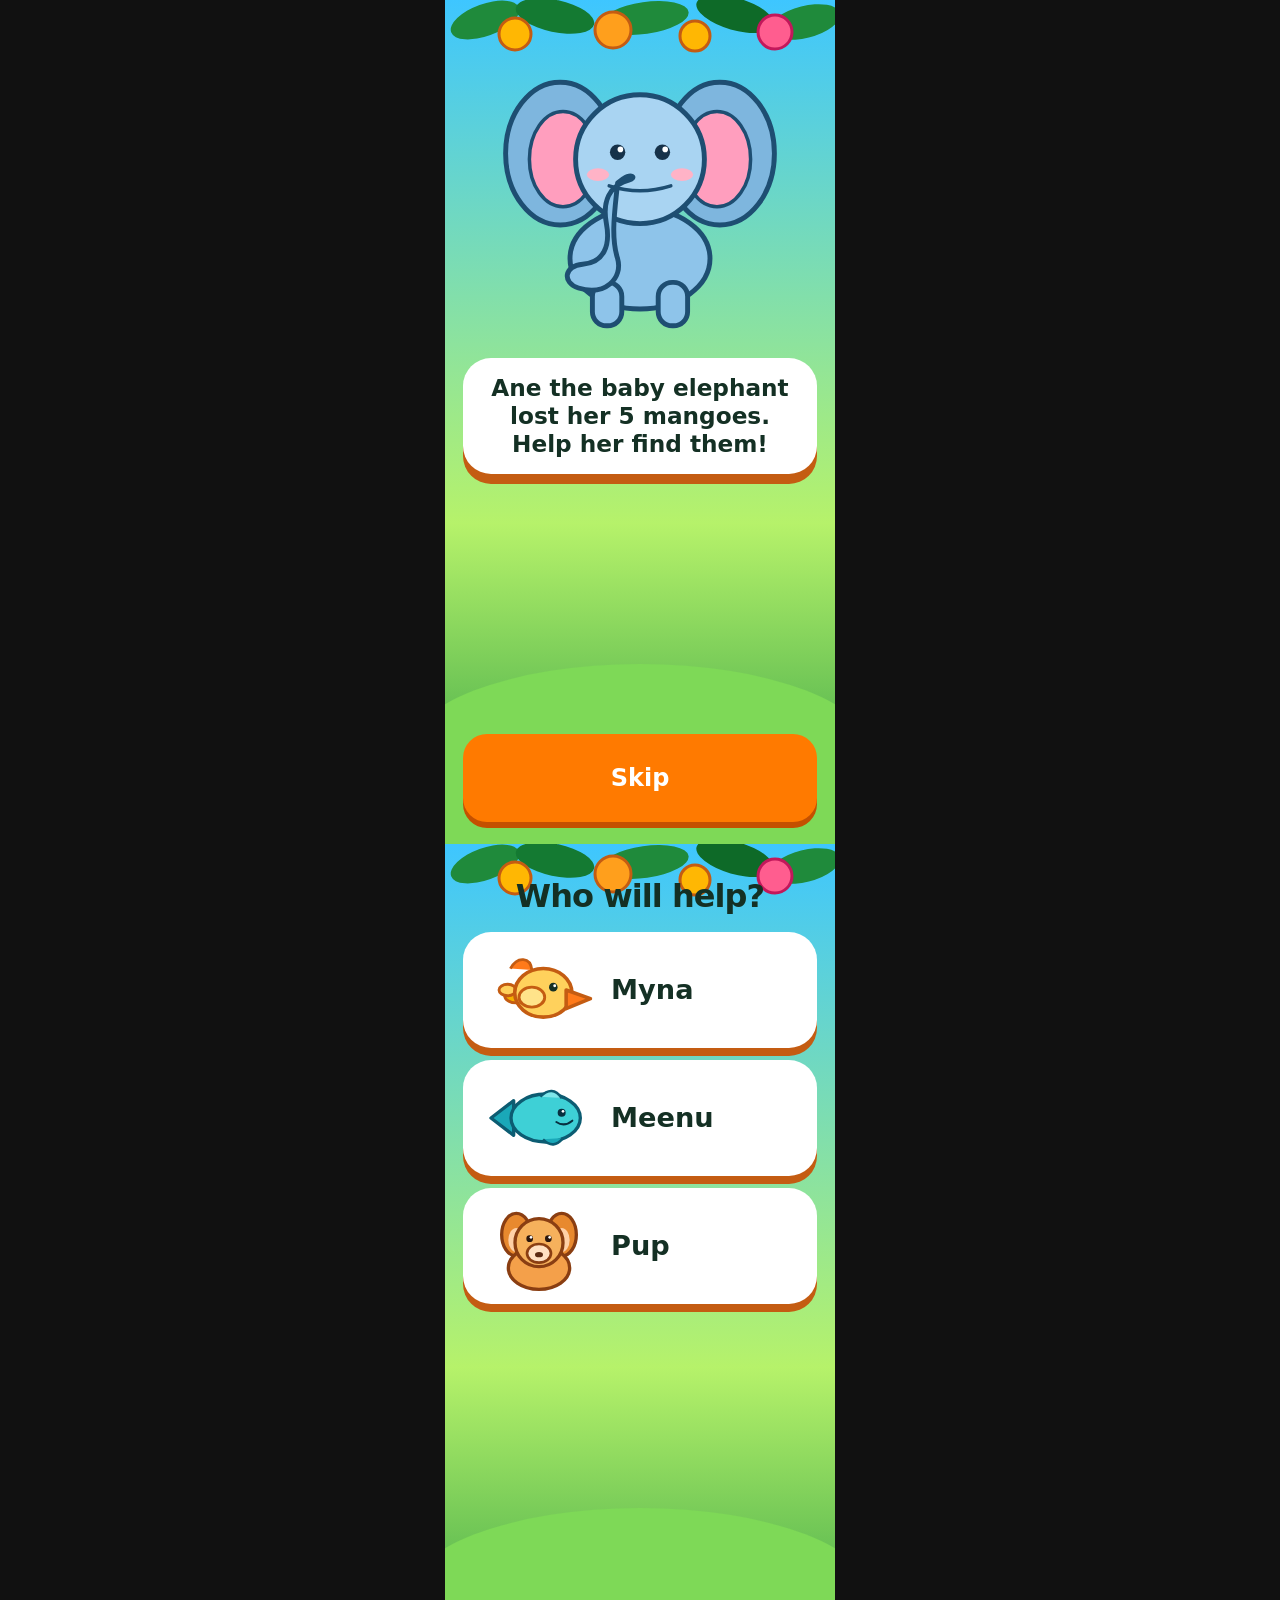
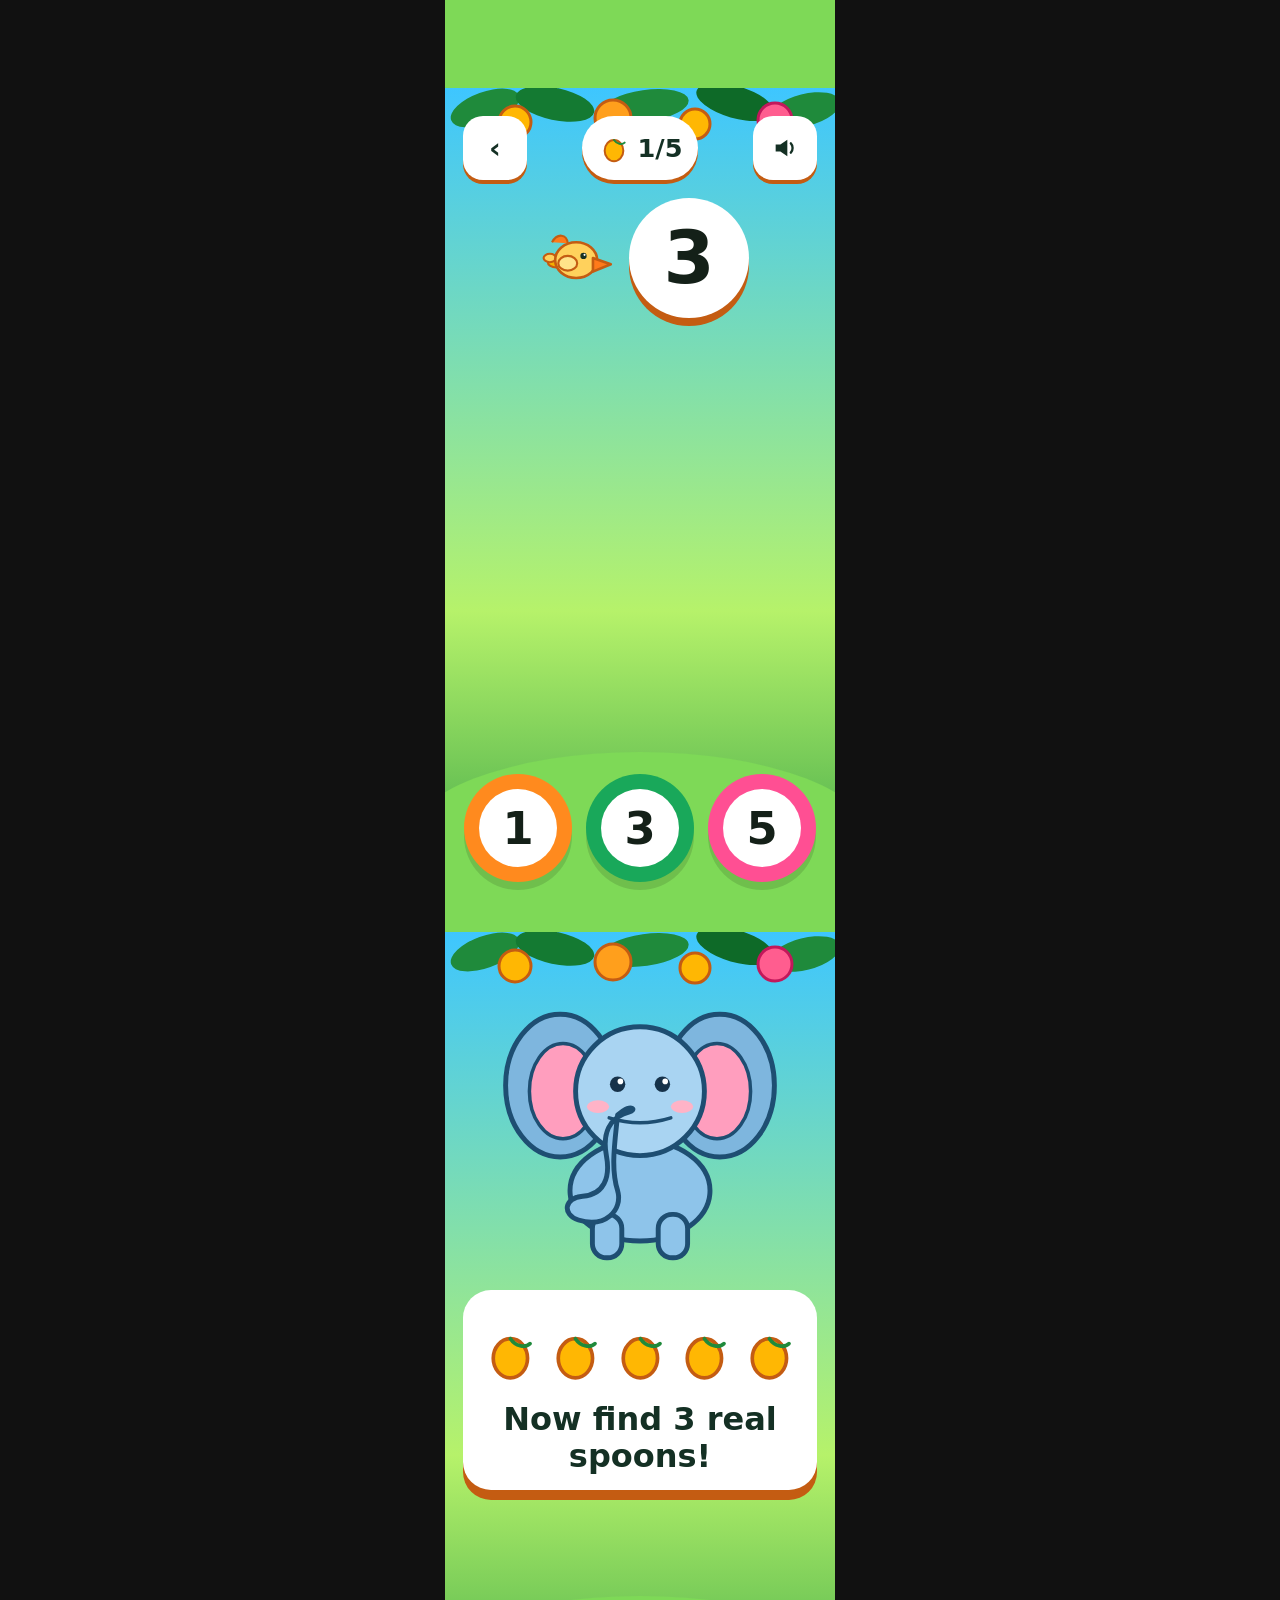
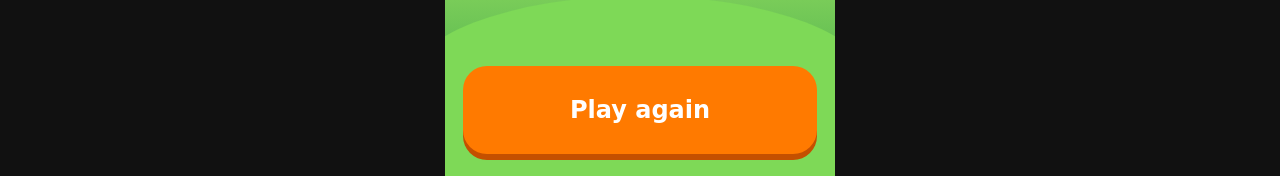
<file: prototypes/bubbles-v2/jungle.html>
<!DOCTYPE html>
<html lang="en">
<head>
<meta charset="utf-8"/>
<meta name="viewport" content="width=device-width, initial-scale=1"/>
<title>Grove — Ane's mangoes</title>
<style>
:root{
  --sky1:#3EC6FF;--sky2:#B6F26A;--ground:#2F9E44;--hill:#7ED957;
  --ink:#143024;--shadow:#C45C12;--go:#FF7A00;--go-shadow:#C45000;
  --b1:#FF8A1E;--b2:#19A85A;--b3:#FF4F93;
}

*{box-sizing:border-box}
html,body{margin:0;background:#111}
body{font-family:"Avenir Next Rounded","Trebuchet MS",ui-rounded,system-ui,sans-serif;color:var(--ink)}
.screen{
  width:390px;height:844px;margin:0 auto;position:relative;overflow:hidden;
  background:linear-gradient(180deg,var(--sky1),var(--sky2) 62%,var(--ground));
  display:flex;flex-direction:column;align-items:center;padding:28px 18px 22px;
}
.screen + .screen{margin-top:0}
h1{margin:8px 0 0;font-size:2rem;letter-spacing:-.03em;text-align:center;line-height:1.05}
.card{
  background:#fff;border-radius:28px;padding:16px 18px;
  box-shadow:0 10px 0 var(--shadow);
  text-align:center;width:100%;
}
.story-line{margin:0;font-size:1.45rem;font-weight:800;line-height:1.2}
.go{
  margin-top:auto;width:100%;min-height:88px;border:0;border-radius:24px;
  background:var(--go);color:#fff;font:inherit;font-weight:800;font-size:1.5rem;
  box-shadow:0 6px 0 var(--go-shadow);
}
.card{margin-bottom:14px}
.ane{width:280px;height:auto;margin-top:8px}
.friends{width:100%;display:flex;flex-direction:column;gap:12px;margin-top:18px}
.friend{
  min-height:112px;border:0;border-radius:28px;background:#fff;
  display:flex;align-items:center;gap:12px;padding:8px 16px;
  box-shadow:0 8px 0 var(--shadow);font:inherit;font-weight:800;font-size:1.7rem;color:var(--ink);
}
.friend svg{width:120px;height:100px;flex:none}
.top{width:100%;display:flex;align-items:center;justify-content:space-between}
.basket{
  background:#fff;border-radius:999px;min-height:64px;padding:8px 16px;
  display:flex;align-items:center;gap:8px;font-weight:800;font-size:1.6rem;
  font-variant-numeric:tabular-nums;box-shadow:0 4px 0 var(--shadow);
}
.basket .mango{width:32px;height:32px}
.ask{display:flex;align-items:center;gap:14px;margin-top:18px}
.ask .who{width:84px;height:74px}
.num{
  width:120px;height:120px;border-radius:50%;background:#fff;color:#142018;
  display:grid;place-items:center;font-size:4.6rem;font-weight:800;line-height:1;
  font-variant-numeric:tabular-nums;box-shadow:0 8px 0 var(--shadow);
}
.bubbles{display:flex;gap:14px;margin-top:auto;margin-bottom:28px}
.bubble{
  width:108px;height:108px;border-radius:50%;display:grid;place-items:center;
  box-shadow:0 8px 0 rgba(0,0,0,.12);
}
.bubble span{
  width:78px;height:78px;border-radius:50%;background:#fff;color:#142018;
  display:grid;place-items:center;font-size:2.8rem;font-weight:800;
  font-variant-numeric:tabular-nums;
}
.b1{background:var(--b1)} .b2{background:var(--b2)} .b3{background:var(--b3)}
.deco{position:absolute;inset:0;overflow:hidden;z-index:0;pointer-events:none}
.hill{position:absolute;left:-10%;right:-10%;bottom:0;height:180px;background:var(--hill);border-radius:50% 50% 0 0}
.screen > *{position:relative;z-index:1}
.deco{position:absolute;inset:0;overflow:hidden;z-index:0;pointer-events:none}
.grove .leaf{position:absolute;z-index:0;font-size:0}
.win-row{display:flex;gap:6px;margin:18px 0}
.spoons{font-size:2rem;font-weight:800;line-height:1.15;margin:8px 0 0}
.chip{
  width:64px;height:64px;border-radius:20px;background:#fff;color:var(--ink);
  display:grid;place-items:center;font-weight:800;font-size:1.8rem;
  box-shadow:0 4px 0 var(--shadow);
}

</style>
</head>
<body>
<section class="screen" id="story">
  <div class="deco">
    <div class="hill"></div>
    <svg style="position:absolute;z-index:0;top:0;left:0;width:390px;height:92px" viewBox="0 0 390 92" aria-hidden="true">
      <ellipse cx="40" cy="20" rx="36" ry="16" fill="#1F8A3B" transform="rotate(-20 40 20)"/>
      <ellipse cx="110" cy="16" rx="40" ry="16" fill="#147A32" transform="rotate(12 110 16)"/>
      <ellipse cx="200" cy="18" rx="44" ry="16" fill="#1F8A3B" transform="rotate(-8 200 18)"/>
      <ellipse cx="290" cy="14" rx="40" ry="16" fill="#0E6A28" transform="rotate(16 290 14)"/>
      <ellipse cx="360" cy="22" rx="36" ry="16" fill="#1F8A3B" transform="rotate(-14 360 22)"/>
      <circle cx="70" cy="34" r="16" fill="#FFB703" stroke="#C45C12" stroke-width="3"/>
      <circle cx="168" cy="30" r="18" fill="#FF9F1C" stroke="#C45C12" stroke-width="3"/>
      <circle cx="250" cy="36" r="15" fill="#FFB703" stroke="#C45C12" stroke-width="3"/>
      <circle cx="330" cy="32" r="17" fill="#FF5D8F" stroke="#C2185B" stroke-width="3"/>
    </svg>
    </div>
  
<svg class="ane" viewBox="0 0 400 460" aria-label="Ane the baby elephant">
  <ellipse cx="86" cy="168" rx="78" ry="102" fill="#7EB6DE" stroke="#1E4E72" stroke-width="7"/>
  <ellipse cx="90" cy="176" rx="48" ry="68" fill="#FF9EBE" stroke="#1E4E72" stroke-width="5"/>
  <ellipse cx="314" cy="168" rx="78" ry="102" fill="#7EB6DE" stroke="#1E4E72" stroke-width="7"/>
  <ellipse cx="310" cy="176" rx="48" ry="68" fill="#FF9EBE" stroke="#1E4E72" stroke-width="5"/>
  <ellipse cx="200" cy="318" rx="100" ry="72" fill="#8EC4EA" stroke="#1E4E72" stroke-width="7"/>
  <rect x="132" y="352" width="42" height="62" rx="20" fill="#8EC4EA" stroke="#1E4E72" stroke-width="7"/>
  <rect x="226" y="352" width="42" height="62" rx="20" fill="#8EC4EA" stroke="#1E4E72" stroke-width="7"/>
  <circle cx="200" cy="176" r="92" fill="#A9D4F2" stroke="#1E4E72" stroke-width="7"/>
  <circle cx="168" cy="166" r="11" fill="#16324A"/>
  <circle cx="232" cy="166" r="11" fill="#16324A"/>
  <circle cx="172" cy="162" r="4" fill="#fff"/>
  <circle cx="236" cy="162" r="4" fill="#fff"/>
  <ellipse cx="140" cy="198" rx="16" ry="9" fill="#FFB3C7"/>
  <ellipse cx="260" cy="198" rx="16" ry="9" fill="#FFB3C7"/>
  <path d="M168 210
           C164 250 158 286 168 318
           C176 346 150 372 112 360
           C88 352 92 328 118 326
           C148 324 158 300 152 268
           C146 236 156 214 184 206
           C196 202 188 196 176 204 Z"
        fill="#8EC4EA" stroke="#1E4E72" stroke-width="7" stroke-linejoin="round"/>
  <path d="M156 214 Q200 228 244 214" fill="none" stroke="#1E4E72" stroke-width="5" stroke-linecap="round"/>
</svg>

  <div class="card"><p class="story-line">Ane the baby elephant lost her 5 mangoes. Help her find them!</p></div>
  <button class="go" type="button">Skip</button>
</section>
<section class="screen" id="pick">
  <div class="deco">
    <div class="hill"></div>
    <svg style="position:absolute;z-index:0;top:0;left:0;width:390px;height:92px" viewBox="0 0 390 92" aria-hidden="true">
      <ellipse cx="40" cy="20" rx="36" ry="16" fill="#1F8A3B" transform="rotate(-20 40 20)"/>
      <ellipse cx="110" cy="16" rx="40" ry="16" fill="#147A32" transform="rotate(12 110 16)"/>
      <ellipse cx="200" cy="18" rx="44" ry="16" fill="#1F8A3B" transform="rotate(-8 200 18)"/>
      <ellipse cx="290" cy="14" rx="40" ry="16" fill="#0E6A28" transform="rotate(16 290 14)"/>
      <ellipse cx="360" cy="22" rx="36" ry="16" fill="#1F8A3B" transform="rotate(-14 360 22)"/>
      <circle cx="70" cy="34" r="16" fill="#FFB703" stroke="#C45C12" stroke-width="3"/>
      <circle cx="168" cy="30" r="18" fill="#FF9F1C" stroke="#C45C12" stroke-width="3"/>
      <circle cx="250" cy="36" r="15" fill="#FFB703" stroke="#C45C12" stroke-width="3"/>
      <circle cx="330" cy="32" r="17" fill="#FF5D8F" stroke="#C2185B" stroke-width="3"/>
    </svg>
    </div>
  <h1>Who will help?</h1>
  <div class="friends">
    <button class="friend" type="button">
<svg viewBox="0 0 160 140" aria-hidden="true">
  <ellipse cx="48" cy="78" rx="16" ry="10" fill="#F4B000" stroke="#C45C12" stroke-width="4"/>
  <ellipse cx="36" cy="70" rx="12" ry="8" fill="#FFD15C" stroke="#C45C12" stroke-width="4"/>
  <ellipse cx="86" cy="74" rx="40" ry="34" fill="#FFD15C" stroke="#C45C12" stroke-width="5"/>
  <ellipse cx="70" cy="80" rx="18" ry="14" fill="#FFE38A" stroke="#C45C12" stroke-width="4"/>
  <path d="M118 70 L152 82 L118 96 Z" fill="#FF7A1A" stroke="#C45C12" stroke-width="5" stroke-linejoin="round"/>
  <circle cx="100" cy="66" r="6" fill="#163024"/>
  <circle cx="102" cy="64" r="2" fill="#fff"/>
  <path d="M40 40c10-18 28-16 30 2" fill="#FF7A1A" stroke="#C45C12" stroke-width="4"/>
</svg>
<span>Myna</span></button>
    <button class="friend" type="button">
<svg viewBox="0 0 180 120" aria-hidden="true">
  <path d="M18 60 L52 34 L52 86 Z" fill="#1AA8B8" stroke="#0C5C72" stroke-width="5" stroke-linejoin="round"/>
  <ellipse cx="100" cy="60" rx="52" ry="36" fill="#3ED0D6" stroke="#0C5C72" stroke-width="5"/>
  <path d="M92 28 Q110 10 124 30" fill="#7EE7EA" stroke="#0C5C72" stroke-width="4"/>
  <path d="M96 92 Q112 108 126 90" fill="#1AA8B8" stroke="#0C5C72" stroke-width="4"/>
  <circle cx="124" cy="52" r="6" fill="#083040"/>
  <circle cx="126" cy="50" r="2" fill="#fff"/>
  <path d="M116 66 Q128 74 140 64" fill="none" stroke="#083040" stroke-width="3" stroke-linecap="round"/>
</svg>
<span>Meenu</span></button>
    <button class="friend" type="button">
<svg viewBox="0 0 160 150" aria-hidden="true">
  <ellipse cx="46" cy="58" rx="22" ry="32" fill="#E8892E" stroke="#8A3E12" stroke-width="5"/>
  <ellipse cx="114" cy="58" rx="22" ry="32" fill="#E8892E" stroke="#8A3E12" stroke-width="5"/>
  <ellipse cx="46" cy="66" rx="12" ry="18" fill="#FFD0A6"/>
  <ellipse cx="114" cy="66" rx="12" ry="18" fill="#FFD0A6"/>
  <ellipse cx="80" cy="108" rx="46" ry="32" fill="#F4A04A" stroke="#8A3E12" stroke-width="5"/>
  <circle cx="80" cy="70" r="36" fill="#F6B15C" stroke="#8A3E12" stroke-width="5"/>
  <ellipse cx="80" cy="86" rx="18" ry="14" fill="#FFE0C2" stroke="#8A3E12" stroke-width="4"/>
  <ellipse cx="80" cy="88" rx="6" ry="4" fill="#5C2A12"/>
  <circle cx="66" cy="64" r="5" fill="#2A160C"/>
  <circle cx="94" cy="64" r="5" fill="#2A160C"/>
  <circle cx="68" cy="62" r="2" fill="#fff"/>
  <circle cx="96" cy="62" r="2" fill="#fff"/>
</svg>
<span>Pup</span></button>
  </div>
</section>
<section class="screen" id="play">
  <div class="deco">
    <div class="hill"></div>
    <svg style="position:absolute;z-index:0;top:0;left:0;width:390px;height:92px" viewBox="0 0 390 92" aria-hidden="true">
      <ellipse cx="40" cy="20" rx="36" ry="16" fill="#1F8A3B" transform="rotate(-20 40 20)"/>
      <ellipse cx="110" cy="16" rx="40" ry="16" fill="#147A32" transform="rotate(12 110 16)"/>
      <ellipse cx="200" cy="18" rx="44" ry="16" fill="#1F8A3B" transform="rotate(-8 200 18)"/>
      <ellipse cx="290" cy="14" rx="40" ry="16" fill="#0E6A28" transform="rotate(16 290 14)"/>
      <ellipse cx="360" cy="22" rx="36" ry="16" fill="#1F8A3B" transform="rotate(-14 360 22)"/>
      <circle cx="70" cy="34" r="16" fill="#FFB703" stroke="#C45C12" stroke-width="3"/>
      <circle cx="168" cy="30" r="18" fill="#FF9F1C" stroke="#C45C12" stroke-width="3"/>
      <circle cx="250" cy="36" r="15" fill="#FFB703" stroke="#C45C12" stroke-width="3"/>
      <circle cx="330" cy="32" r="17" fill="#FF5D8F" stroke="#C2185B" stroke-width="3"/>
    </svg>
    </div>
  <div class="top">
    <div class="chip">‹</div>
    <div class="basket"><svg class="mango" viewBox="0 0 48 48" aria-hidden="true"><ellipse cx="24" cy="28" rx="14" ry="16" fill="#FFB703" stroke="#C45C12" stroke-width="3"/><path d="M24 12c4 6 12 8 16 4" fill="none" stroke="#1F8A3B" stroke-width="3" stroke-linecap="round"/></svg><span>1/5</span></div>
    <div class="chip" aria-hidden="true">
      <svg width="28" height="28" viewBox="0 0 48 48"><path d="M8 18h8l12-8v28L16 30H8z" fill="currentColor"/><path d="M34 16c4 4 4 12 0 16" fill="none" stroke="currentColor" stroke-width="4" stroke-linecap="round"/></svg>
    </div>
  </div>
  <div class="ask">
<svg class="who" viewBox="0 0 160 140" aria-hidden="true">
  <ellipse cx="48" cy="78" rx="16" ry="10" fill="#F4B000" stroke="#C45C12" stroke-width="4"/>
  <ellipse cx="36" cy="70" rx="12" ry="8" fill="#FFD15C" stroke="#C45C12" stroke-width="4"/>
  <ellipse cx="86" cy="74" rx="40" ry="34" fill="#FFD15C" stroke="#C45C12" stroke-width="5"/>
  <ellipse cx="70" cy="80" rx="18" ry="14" fill="#FFE38A" stroke="#C45C12" stroke-width="4"/>
  <path d="M118 70 L152 82 L118 96 Z" fill="#FF7A1A" stroke="#C45C12" stroke-width="5" stroke-linejoin="round"/>
  <circle cx="100" cy="66" r="6" fill="#163024"/>
  <circle cx="102" cy="64" r="2" fill="#fff"/>
  <path d="M40 40c10-18 28-16 30 2" fill="#FF7A1A" stroke="#C45C12" stroke-width="4"/>
</svg>
<div class="num">3</div></div>
  <div class="bubbles">
    <div class="bubble b1"><span>1</span></div>
    <div class="bubble b2"><span>3</span></div>
    <div class="bubble b3"><span>5</span></div>
  </div>
</section>
<section class="screen" id="win">
  <div class="deco">
    <div class="hill"></div>
    <svg style="position:absolute;z-index:0;top:0;left:0;width:390px;height:92px" viewBox="0 0 390 92" aria-hidden="true">
      <ellipse cx="40" cy="20" rx="36" ry="16" fill="#1F8A3B" transform="rotate(-20 40 20)"/>
      <ellipse cx="110" cy="16" rx="40" ry="16" fill="#147A32" transform="rotate(12 110 16)"/>
      <ellipse cx="200" cy="18" rx="44" ry="16" fill="#1F8A3B" transform="rotate(-8 200 18)"/>
      <ellipse cx="290" cy="14" rx="40" ry="16" fill="#0E6A28" transform="rotate(16 290 14)"/>
      <ellipse cx="360" cy="22" rx="36" ry="16" fill="#1F8A3B" transform="rotate(-14 360 22)"/>
      <circle cx="70" cy="34" r="16" fill="#FFB703" stroke="#C45C12" stroke-width="3"/>
      <circle cx="168" cy="30" r="18" fill="#FF9F1C" stroke="#C45C12" stroke-width="3"/>
      <circle cx="250" cy="36" r="15" fill="#FFB703" stroke="#C45C12" stroke-width="3"/>
      <circle cx="330" cy="32" r="17" fill="#FF5D8F" stroke="#C2185B" stroke-width="3"/>
    </svg>
    </div>
  
<svg class="ane" viewBox="0 0 400 460" aria-label="Ane the baby elephant">
  <ellipse cx="86" cy="168" rx="78" ry="102" fill="#7EB6DE" stroke="#1E4E72" stroke-width="7"/>
  <ellipse cx="90" cy="176" rx="48" ry="68" fill="#FF9EBE" stroke="#1E4E72" stroke-width="5"/>
  <ellipse cx="314" cy="168" rx="78" ry="102" fill="#7EB6DE" stroke="#1E4E72" stroke-width="7"/>
  <ellipse cx="310" cy="176" rx="48" ry="68" fill="#FF9EBE" stroke="#1E4E72" stroke-width="5"/>
  <ellipse cx="200" cy="318" rx="100" ry="72" fill="#8EC4EA" stroke="#1E4E72" stroke-width="7"/>
  <rect x="132" y="352" width="42" height="62" rx="20" fill="#8EC4EA" stroke="#1E4E72" stroke-width="7"/>
  <rect x="226" y="352" width="42" height="62" rx="20" fill="#8EC4EA" stroke="#1E4E72" stroke-width="7"/>
  <circle cx="200" cy="176" r="92" fill="#A9D4F2" stroke="#1E4E72" stroke-width="7"/>
  <circle cx="168" cy="166" r="11" fill="#16324A"/>
  <circle cx="232" cy="166" r="11" fill="#16324A"/>
  <circle cx="172" cy="162" r="4" fill="#fff"/>
  <circle cx="236" cy="162" r="4" fill="#fff"/>
  <ellipse cx="140" cy="198" rx="16" ry="9" fill="#FFB3C7"/>
  <ellipse cx="260" cy="198" rx="16" ry="9" fill="#FFB3C7"/>
  <path d="M168 210
           C164 250 158 286 168 318
           C176 346 150 372 112 360
           C88 352 92 328 118 326
           C148 324 158 300 152 268
           C146 236 156 214 184 206
           C196 202 188 196 176 204 Z"
        fill="#8EC4EA" stroke="#1E4E72" stroke-width="7" stroke-linejoin="round"/>
  <path d="M156 214 Q200 228 244 214" fill="none" stroke="#1E4E72" stroke-width="5" stroke-linecap="round"/>
</svg>

  <div class="card">
    <div class="win-row"><svg class="mango" viewBox="0 0 48 48" aria-hidden="true"><ellipse cx="24" cy="28" rx="14" ry="16" fill="#FFB703" stroke="#C45C12" stroke-width="3"/><path d="M24 12c4 6 12 8 16 4" fill="none" stroke="#1F8A3B" stroke-width="3" stroke-linecap="round"/></svg><svg class="mango" viewBox="0 0 48 48" aria-hidden="true"><ellipse cx="24" cy="28" rx="14" ry="16" fill="#FFB703" stroke="#C45C12" stroke-width="3"/><path d="M24 12c4 6 12 8 16 4" fill="none" stroke="#1F8A3B" stroke-width="3" stroke-linecap="round"/></svg><svg class="mango" viewBox="0 0 48 48" aria-hidden="true"><ellipse cx="24" cy="28" rx="14" ry="16" fill="#FFB703" stroke="#C45C12" stroke-width="3"/><path d="M24 12c4 6 12 8 16 4" fill="none" stroke="#1F8A3B" stroke-width="3" stroke-linecap="round"/></svg><svg class="mango" viewBox="0 0 48 48" aria-hidden="true"><ellipse cx="24" cy="28" rx="14" ry="16" fill="#FFB703" stroke="#C45C12" stroke-width="3"/><path d="M24 12c4 6 12 8 16 4" fill="none" stroke="#1F8A3B" stroke-width="3" stroke-linecap="round"/></svg><svg class="mango" viewBox="0 0 48 48" aria-hidden="true"><ellipse cx="24" cy="28" rx="14" ry="16" fill="#FFB703" stroke="#C45C12" stroke-width="3"/><path d="M24 12c4 6 12 8 16 4" fill="none" stroke="#1F8A3B" stroke-width="3" stroke-linecap="round"/></svg></div>
    <p class="spoons">Now find 3 real spoons!</p>
  </div>
  <button class="go" type="button">Play again</button>
</section>
</body>
</html>
</file>
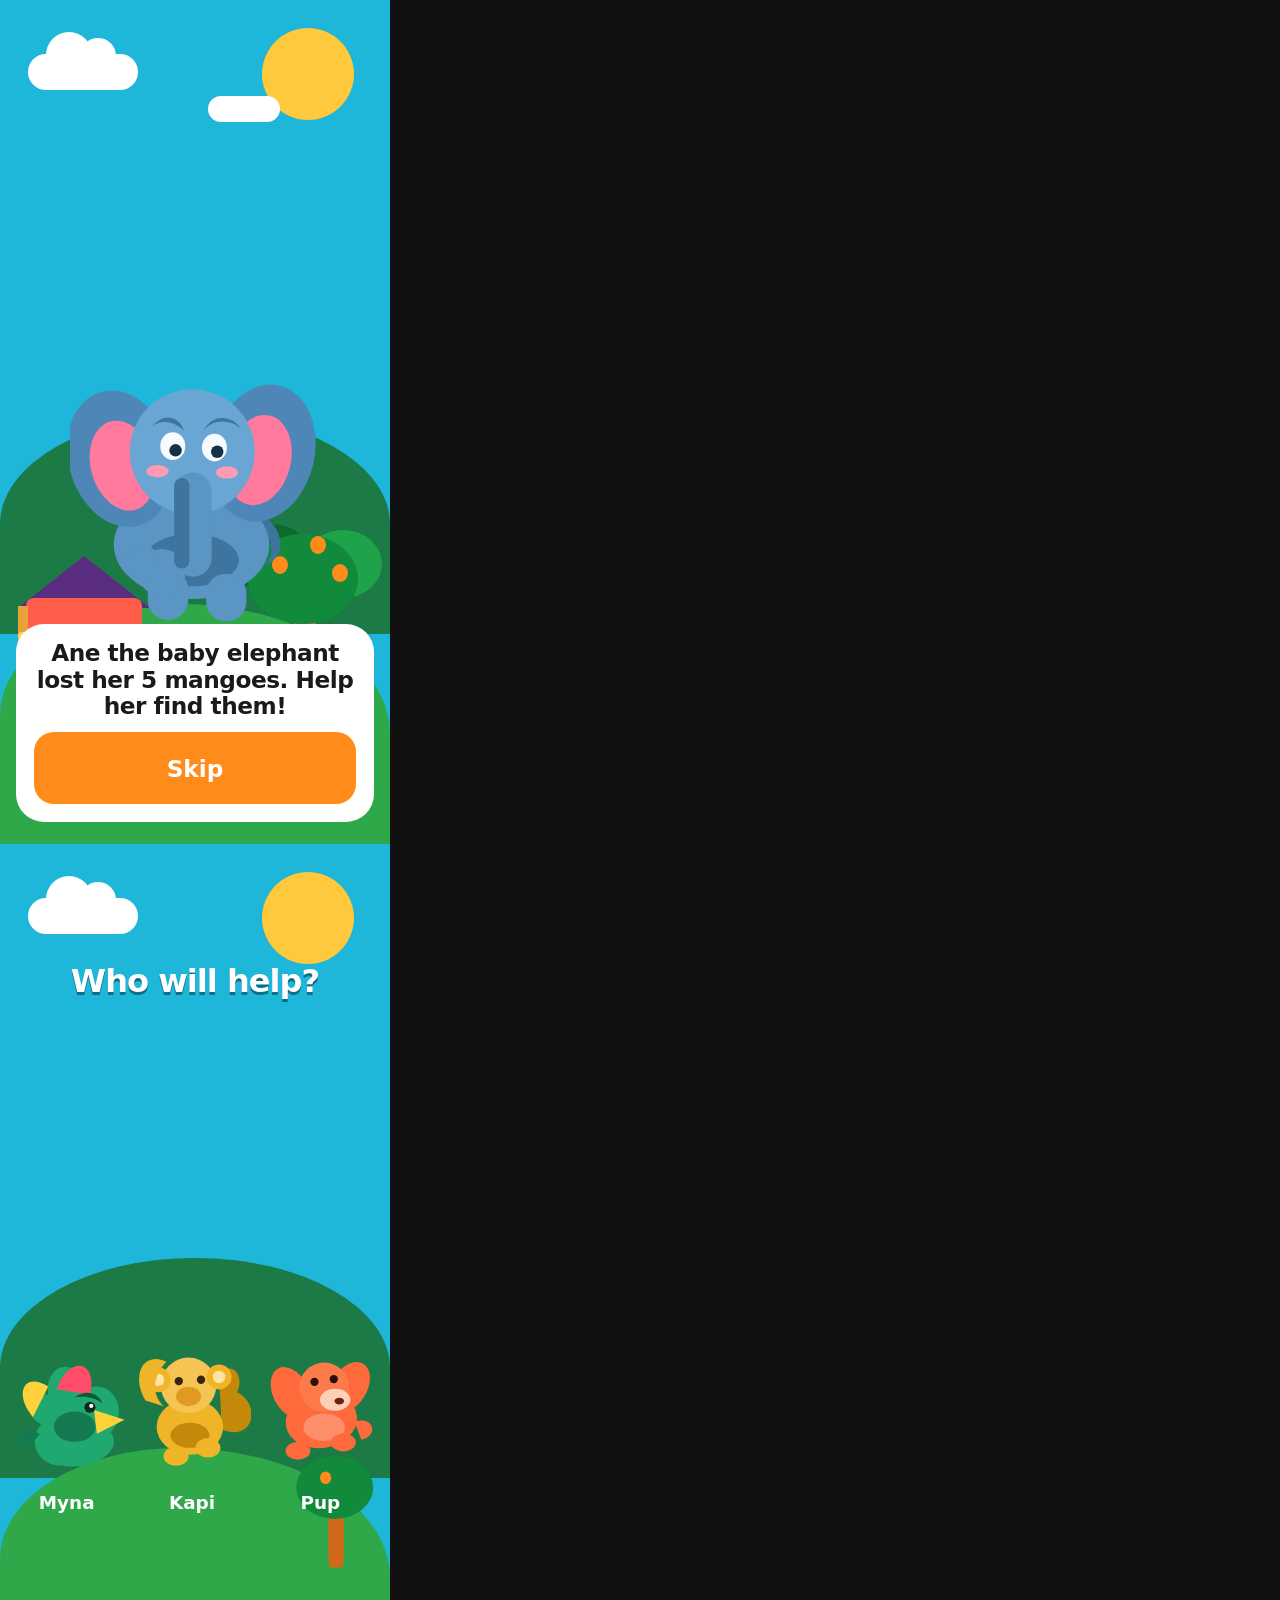
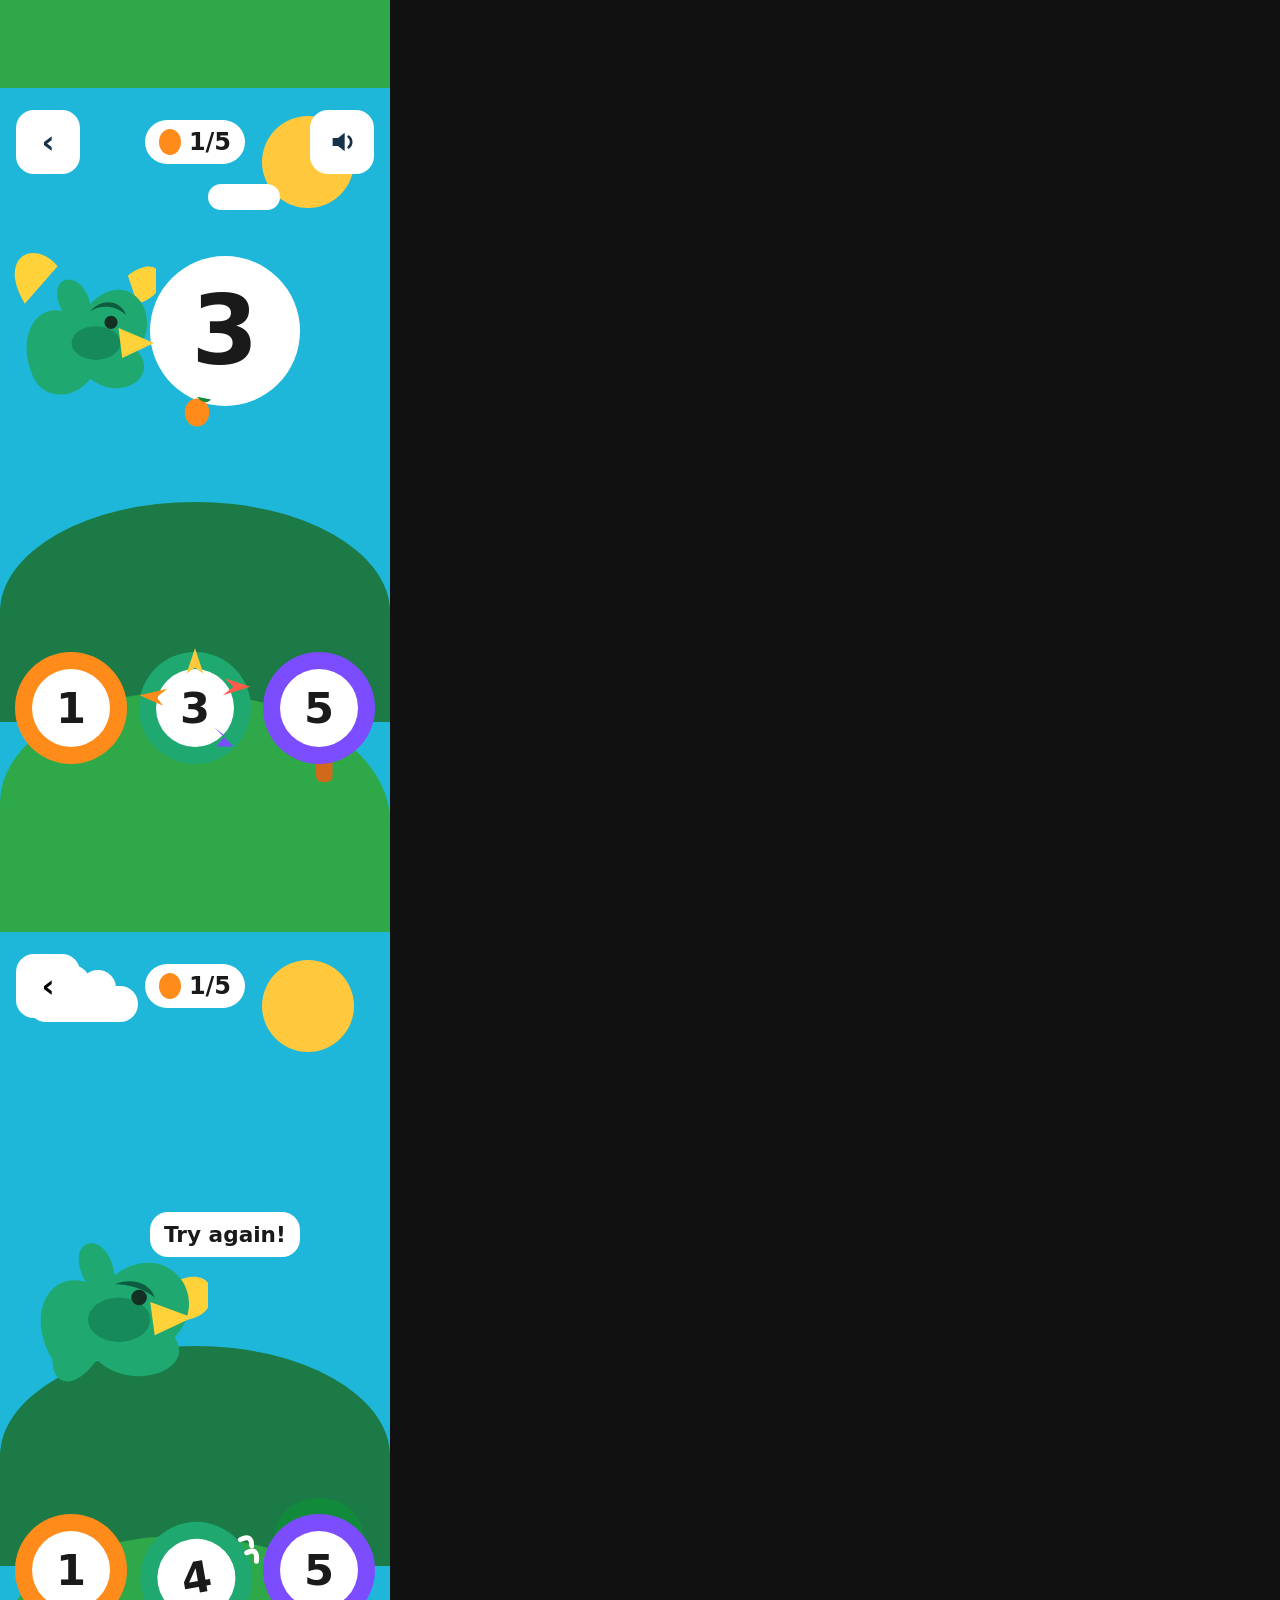
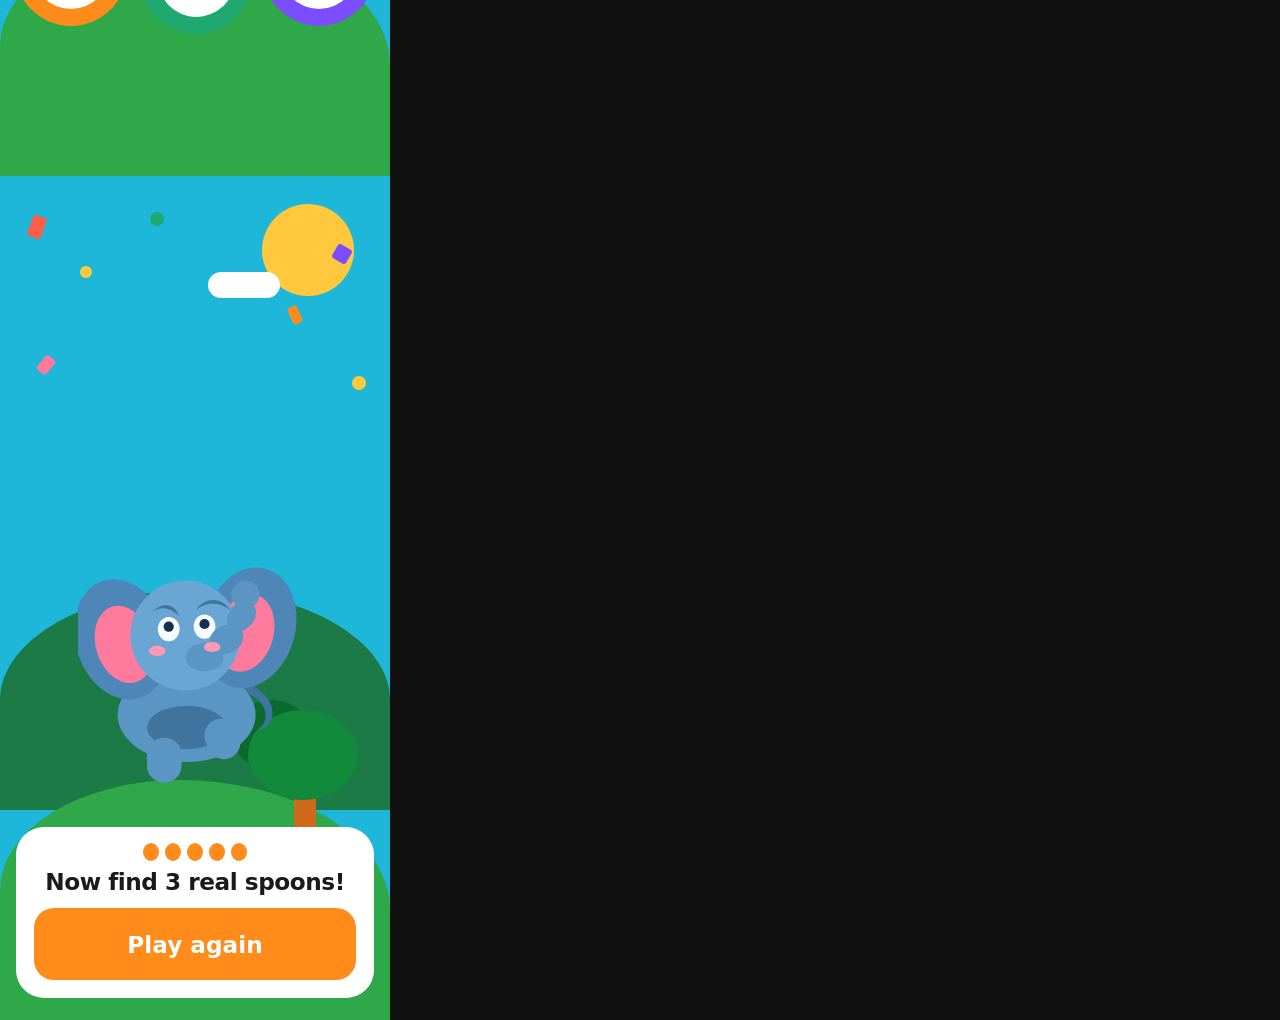
<file: prototypes/bubbles-v3/backyard.html>
<!DOCTYPE html>
<html lang="en">
<head>
<meta charset="utf-8"/>
<meta name="viewport" content="width=device-width, initial-scale=1"/>
<title>Ane — bold backyard</title>
<style>
*{box-sizing:border-box}
html,body{margin:0;background:#111}
body{font-family:"Avenir Next Rounded","Trebuchet MS",ui-rounded,system-ui,sans-serif}
.screen{width:390px;height:844px;position:relative;overflow:hidden;background:#1EB6D9}
.sky{position:absolute;z-index:0}
.ground{position:absolute;z-index:1}
.prop{position:absolute;z-index:2}
.actor,.cast,.bubbles{position:absolute;z-index:5}
.ui{position:absolute;z-index:4}
.sun{top:28px;right:36px;width:92px;height:92px;border-radius:50%;background:#FFC83D}
.cloud{background:#fff;border-radius:40px}
.c1{top:54px;left:28px;width:110px;height:36px}
.c1:before,.c1:after{content:"";position:absolute;background:#fff;border-radius:50%}
.c1:before{width:46px;height:46px;top:-22px;left:18px}
.c1:after{width:36px;height:36px;top:-16px;left:52px}
.c2{top:96px;right:110px;width:72px;height:26px}
.hill-far{left:0;right:0;bottom:210px;height:220px;background:#1B7A45;border-radius:50% 50% 0 0}
.hill-near{left:0;right:0;bottom:0;height:240px;background:#2FA84A;border-radius:46% 54% 0 0}
.house{left:18px;bottom:168px;width:132px;height:118px}
.wall{position:absolute;left:8px;bottom:0;width:116px;height:78px;background:#FF5D4A;border-radius:8px 8px 0 0}
.roof{position:absolute;left:0;bottom:68px;width:0;height:0;border-left:66px solid transparent;border-right:66px solid transparent;border-bottom:52px solid #5A2D82}
.door{position:absolute;left:48px;bottom:0;width:28px;height:42px;background:#FFD15A;border-radius:8px 8px 0 0}
.post{position:absolute;left:0;bottom:0;width:10px;height:70px;background:#E7A23A}
.rail{position:absolute;left:0;bottom:36px;width:48px;height:8px;background:#FFD15A;border-radius:4px}
.tree{right:8px;bottom:150px;width:150px;height:210px}
.trunk{position:absolute;left:62px;bottom:0;width:22px;height:90px;background:#D06A1A;border-radius:8px}
.canopy{position:absolute;border-radius:50%;background:#128A3C}
.canopy.a{width:110px;height:90px;left:16px;bottom:70px}
.canopy.b{width:80px;height:70px;left:0;bottom:100px;background:#0C6A2C}
.canopy.c{width:78px;height:68px;right:0;bottom:96px;background:#1FA34A}
.fruit{position:absolute;width:16px;height:18px;border-radius:50%;background:#FF8C1A}
.caption{
  left:16px;right:16px;bottom:22px;background:#fff;border-radius:28px;
  padding:16px 18px 18px;color:#1A1A1A;text-align:center;
}
.caption p{margin:0;font-size:1.45rem;font-weight:800;line-height:1.15;letter-spacing:-.02em}
.btn{
  display:block;margin-top:12px;width:100%;min-height:72px;border:0;border-radius:20px;
  background:#FF8C1A;color:#fff;font:inherit;font-size:1.45rem;font-weight:800;
}
h1{position:absolute;left:0;right:0;top:118px;margin:0;text-align:center;color:#fff;font-size:2rem;letter-spacing:-.03em;text-shadow:0 3px 0 #0E6E86}
.cast{position:absolute;left:0;right:0;bottom:175px;display:flex;justify-content:space-around;align-items:flex-end;padding:0 4px;z-index:5}
.name{display:block;text-align:center;color:#fff;font-weight:800;font-size:1.15rem;margin-top:2px}
.hud{left:16px;right:16px;top:22px;display:flex;align-items:center;justify-content:space-between}
.pill{background:#fff;border-radius:999px;padding:8px 14px;display:flex;align-items:center;gap:8px;font-weight:800;font-size:1.5rem;color:#1A1A1A;font-variant-numeric:tabular-nums}
.bubbles{position:absolute;left:0;right:0;bottom:168px;display:flex;justify-content:center;gap:12px}
.bubble{width:112px;height:112px;border-radius:50%;display:grid;place-items:center;position:relative}
.bubble i{width:78px;height:78px;border-radius:50%;background:#fff;color:#1A1A1A;display:grid;place-items:center;font-style:normal;font-size:2.7rem;font-weight:800;font-variant-numeric:tabular-nums}
.b1{background:#FF8C1A}.b2{background:#1FA971}.b3{background:#7C4DFF}
.burst{position:absolute;inset:-8px}
.wiggle{transform:rotate(-10deg) translateY(8px)}
.ticks{position:absolute;right:-18px;top:18px}
.say{position:absolute;left:70px;top:250px;background:#fff;color:#1A1A1A;font-weight:800;font-size:1.35rem;padding:10px 14px;border-radius:18px}
.confetti i{position:absolute;border-radius:3px}
</style>
</head>
<body>

<section class="screen" id="story">
  <div class="sun sky"></div>
  <div class="cloud c1 sky"></div>
  <div class="cloud c2 sky"></div>
  <div class="hill-far ground"></div>
  <div class="hill-near ground"></div>
  <div class="house prop">
    <div class="roof"></div><div class="wall"></div><div class="door"></div>
    <div class="post"></div><div class="rail"></div>
  </div>
  <div class="tree prop">
    <div class="trunk"></div>
    <div class="canopy b"></div><div class="canopy c"></div><div class="canopy a"></div>
    <i class="fruit" style="left:40px;bottom:120px"></i>
    <i class="fruit" style="left:78px;bottom:140px"></i>
    <i class="fruit" style="left:100px;bottom:112px"></i>
  </div>
  <!-- Sad Ane, sitting, trunk down -->
  <svg class="actor" style="left:70px;bottom:210px;width:250px" viewBox="0 0 360 420" aria-label="Ane, sad">
    <path d="M255 240 C310 255 318 310 278 322 C300 308 292 268 252 256 Z" fill="#3E749E"/>
    <ellipse cx="175" cy="292" rx="112" ry="78" fill="#5B95C4"/>
    <ellipse cx="175" cy="314" rx="68" ry="38" fill="#3E749E"/>
    <rect x="112" y="328" width="58" height="72" rx="28" fill="#5B95C4"/>
    <rect x="196" y="334" width="58" height="68" rx="28" fill="#5B95C4"/>
    <ellipse cx="72" cy="168" rx="74" ry="100" fill="#4E86B8" transform="rotate(-16 72 168)"/>
    <ellipse cx="76" cy="178" rx="46" ry="66" fill="#FF7A9C" transform="rotate(-16 76 178)"/>
    <ellipse cx="278" cy="160" rx="74" ry="100" fill="#4E86B8" transform="rotate(14 278 160)"/>
    <ellipse cx="272" cy="170" rx="46" ry="66" fill="#FF7A9C" transform="rotate(14 272 170)"/>
    <circle cx="176" cy="158" r="90" fill="#6AA6D4"/>
    <ellipse cx="148" cy="150" rx="18" ry="20" fill="#F7FBFF"/>
    <ellipse cx="208" cy="152" rx="18" ry="20" fill="#F7FBFF"/>
    <circle cx="152" cy="156" r="9" fill="#16324A"/>
    <circle cx="212" cy="158" r="9" fill="#16324A"/>
    <path d="M118 122 C136 100 158 108 164 128 C150 112 128 112 118 122 Z" fill="#3E749E"/>
    <path d="M192 128 C202 106 230 102 246 124 C228 110 204 112 192 128 Z" fill="#3E749E"/>
    <rect x="150" y="188" width="54" height="150" rx="27" fill="#5B95C4"/>
    <circle cx="132" cy="332" r="34" fill="#5B95C4"/>
    <circle cx="104" cy="316" r="24" fill="#5B95C4"/>
    <rect x="150" y="196" width="22" height="130" rx="11" fill="#3E749E"/>
    <ellipse cx="126" cy="186" rx="16" ry="9" fill="#FF9AB4"/>
    <ellipse cx="226" cy="188" rx="16" ry="9" fill="#FF9AB4"/>
  </svg>
  <i class="fruit prop" style="left:250px;bottom:175px;width:22px;height:26px"></i>
  <div class="ui caption">
    <p>Ane the baby elephant lost her 5 mangoes. Help her find them!</p>
    <button class="btn" type="button">Skip</button>
  </div>
</section>

<section class="screen" id="pick">
  <div class="sun sky"></div>
  <div class="cloud c1 sky"></div>
  <div class="hill-far ground"></div>
  <div class="hill-near ground"></div>
  <div class="tree prop" style="right:0;bottom:120px;transform:scale(.7);transform-origin:bottom right">
    <div class="trunk"></div><div class="canopy a"></div>
    <i class="fruit" style="left:50px;bottom:120px"></i>
  </div>
  <h1>Who will help?</h1>
  <div class="cast">
    <div>
      <svg width="118" height="156" viewBox="0 0 170 210" aria-label="Myna the parrot">
        <path d="M78 188 C40 188 28 150 48 128 C22 118 24 78 58 86 C52 40 100 28 112 78 C150 60 176 110 148 140 C168 168 120 196 78 188 Z" fill="#1FA971"/>
        <ellipse cx="96" cy="132" rx="30" ry="22" fill="#157A52"/>
        <path d="M124 108 L168 122 L128 142 Z" fill="#FFD23A"/>
        <path d="M70 78 C88 28 130 36 118 86 Z" fill="#FF4D6A"/>
        <path d="M36 118 C8 86 22 52 58 74 Z" fill="#FFD23A"/>
        <path d="M24 168 C8 150 18 128 46 142 Z" fill="#157A52"/>
        <circle cx="118" cy="104" r="8" fill="#10281C"/>
        <circle cx="120" cy="102" r="3" fill="#fff"/>
        <path d="M96 90 C110 78 130 82 136 98 C122 88 104 88 96 90 Z" fill="#0C5A38"/>
      </svg>
      <span class="name">Myna</span>
    </div>
    <div>
      <svg width="118" height="168" viewBox="0 0 170 220" aria-label="Kapi the monkey">
        <path d="M128 150 C176 168 184 112 150 96 C162 70 140 48 124 72 Z" fill="#C4890A"/>
        <ellipse cx="82" cy="146" rx="48" ry="40" fill="#F0B429"/>
        <ellipse cx="82" cy="158" rx="28" ry="18" fill="#C4890A"/>
        <circle cx="80" cy="86" r="40" fill="#F6C453"/>
        <circle cx="36" cy="78" r="18" fill="#F0B429"/>
        <circle cx="124" cy="74" r="18" fill="#F0B429"/>
        <circle cx="36" cy="78" r="9" fill="#FFE3A3"/>
        <circle cx="124" cy="74" r="9" fill="#FFE3A3"/>
        <ellipse cx="80" cy="102" rx="18" ry="14" fill="#E09A22"/>
        <circle cx="66" cy="80" r="6" fill="#3A2410"/>
        <circle cx="98" cy="78" r="6" fill="#3A2410"/>
        <path d="M18 108 C-4 70 16 36 48 52 C28 74 26 98 44 116 Z" fill="#F0B429"/>
        <ellipse cx="62" cy="188" rx="18" ry="14" fill="#F0B429"/>
        <ellipse cx="108" cy="176" rx="18" ry="14" fill="#F0B429"/>
      </svg>
      <span class="name">Kapi</span>
    </div>
    <div>
      <svg width="124" height="156" viewBox="0 0 180 200" aria-label="Pup">
        <ellipse cx="48" cy="78" rx="26" ry="40" fill="#FF6A3D" transform="rotate(-28 48 78)"/>
        <ellipse cx="132" cy="70" rx="26" ry="40" fill="#FF6A3D" transform="rotate(32 132 70)"/>
        <ellipse cx="92" cy="118" rx="52" ry="40" fill="#FF6A3D" transform="rotate(-8 92 118)"/>
        <ellipse cx="96" cy="128" rx="30" ry="20" fill="#FF8F6A"/>
        <circle cx="96" cy="70" r="36" fill="#FF7A4A"/>
        <ellipse cx="112" cy="88" rx="22" ry="16" fill="#FFD0B8"/>
        <ellipse cx="118" cy="90" rx="7" ry="5" fill="#6A2412"/>
        <circle cx="82" cy="62" r="6" fill="#2A120C"/>
        <circle cx="110" cy="58" r="6" fill="#2A120C"/>
        <ellipse cx="58" cy="162" rx="18" ry="13" fill="#FF6A3D"/>
        <ellipse cx="124" cy="150" rx="18" ry="13" fill="#FF6A3D"/>
        <path d="M140 120 C168 110 176 140 150 146 Z" fill="#FF6A3D"/>
      </svg>
      <span class="name">Pup</span>
    </div>
  </div>
</section>

<section class="screen" id="play">
  <div class="sun sky"></div>
  <div class="cloud c2 sky"></div>
  <div class="hill-far ground"></div>
  <div class="hill-near ground"></div>
  <div class="house prop" style="transform:scale(.85);transform-origin:bottom left"></div>
  <div class="tree prop" style="transform:scale(.75);transform-origin:bottom right">
    <div class="trunk"></div><div class="canopy a"></div>
  </div>
  <div class="hud ui">
    <div class="chip" style="width:64px;height:64px;border-radius:18px;background:#fff;display:grid;place-items:center;font-size:2rem;font-weight:800;color:#16324A">‹</div>
    <div class="pill"><i class="fruit" style="position:relative;width:22px;height:26px"></i> 1/5</div>
    <div style="width:64px;height:64px;border-radius:18px;background:#fff;display:grid;place-items:center">
      <svg width="32" height="32" viewBox="0 0 48 48" aria-hidden="true"><path d="M10 18h8l10-8v28L18 30h-8z" fill="#16324A"/><path d="M34 16c5 4 5 12 0 16" fill="none" stroke="#16324A" stroke-width="4" stroke-linecap="round"/></svg>
    </div>
  </div>
  <svg class="actor" style="left:6px;top:150px;width:150px" viewBox="0 0 160 190" aria-hidden="true">
    <path d="M20 70 C-10 20 30 0 55 30 Z" fill="#FFD23A"/>
    <path d="M130 40 C170 10 180 60 140 70 Z" fill="#FFD23A"/>
    <path d="M30 150 C10 110 30 70 60 78 C40 40 80 30 90 70 C130 30 170 80 140 120 C165 150 120 175 90 150 C70 175 40 170 30 150 Z" fill="#1FA971"/>
    <ellipse cx="96" cy="112" rx="26" ry="18" fill="#178A5C"/>
    <path d="M120 96 L158 112 L124 128 Z" fill="#FFD23A"/>
    <circle cx="112" cy="90" r="7" fill="#143024"/>
    <path d="M90 78 C102 64 122 66 128 82 C116 70 98 72 90 78 Z" fill="#0E5C40"/>
  </svg>
  <div class="ui" style="left:150px;top:168px;width:150px;height:150px;border-radius:50%;background:#fff;display:grid;place-items:center;color:#1A1A1A;font-size:6rem;font-weight:800;font-variant-numeric:tabular-nums;line-height:1">3</div>
  <div class="bubbles">
    <div class="bubble b1"><i>1</i></div>
    <div class="bubble b2">
      <svg class="burst" viewBox="0 0 120 120" aria-hidden="true">
        <polygon points="60,4 68,28 60,22 52,28" fill="#FFC83D"/>
        <polygon points="112,40 86,48 96,40 88,32" fill="#FF5D4A"/>
        <polygon points="8,48 34,42 24,50 30,58" fill="#FF8C1A"/>
        <polygon points="96,96 78,78 88,86 80,96" fill="#7C4DFF"/>
      </svg>
      <i>3</i>
    </div>
    <div class="bubble b3"><i>5</i></div>
  </div>
  <svg class="actor" style="left:176px;top:300px;width:42px" viewBox="0 0 48 48" aria-hidden="true"><ellipse cx="24" cy="28" rx="14" ry="16" fill="#FF8C1A"/><path d="M24 10c5 7 12 8 16 3" fill="#128A3C"/></svg>
</section>

<section class="screen" id="wrong">
  <div class="sun sky"></div>
  <div class="cloud c1 sky"></div>
  <div class="hill-far ground"></div>
  <div class="hill-near ground"></div>
  <div class="tree prop" style="transform:scale(.8);transform-origin:bottom right"><div class="trunk"></div><div class="canopy a"></div></div>
  <div class="hud ui">
    <div style="width:64px;height:64px;border-radius:18px;background:#fff;display:grid;place-items:center;font-size:2rem;font-weight:800">‹</div>
    <div class="pill"><i class="fruit" style="position:relative;width:22px;height:26px"></i> 1/5</div>
    <div style="width:64px;height:64px"></div>
  </div>
  <svg class="actor" style="left:8px;top:250px;width:200px" viewBox="0 0 180 200" aria-hidden="true">
    <path d="M150 90 C190 70 196 120 160 124 Z" fill="#FFD23A"/>
    <path d="M40 160 C16 120 36 80 70 90 C48 50 90 40 96 84 C140 50 186 100 150 140 C170 170 110 190 80 160 C60 188 40 184 40 160 Z" fill="#1FA971"/>
    <ellipse cx="100" cy="124" rx="28" ry="20" fill="#178A5C"/>
    <path d="M128 108 L166 122 L132 138 Z" fill="#FFD23A"/>
    <circle cx="118" cy="104" r="7" fill="#143024"/>
    <path d="M96 92 C110 86 128 90 132 104 C120 94 104 92 96 92 Z" fill="#0E5C40"/>
  </svg>
  <div class="say" style="left:150px;top:280px">Try again!</div>
  <div class="bubbles" style="bottom:150px">
    <div class="bubble b1"><i>1</i></div>
    <div class="bubble b2 wiggle">
      <svg class="ticks" width="28" height="40" viewBox="0 0 28 40" aria-hidden="true">
        <path d="M4 8 Q16 4 14 16" fill="none" stroke="#fff" stroke-width="5" stroke-linecap="round"/>
        <path d="M8 22 Q20 18 16 32" fill="none" stroke="#fff" stroke-width="5" stroke-linecap="round"/>
      </svg>
      <i>4</i>
    </div>
    <div class="bubble b3"><i>5</i></div>
  </div>
</section>

<section class="screen" id="win">
  <div class="sun sky"></div>
  <div class="cloud c2 sky"></div>
  <div class="hill-far ground"></div>
  <div class="hill-near ground"></div>
  <div class="house prop"></div>
  <div class="tree prop"><div class="trunk"></div><div class="canopy b"></div><div class="canopy a"></div></div>
  <div class="confetti" aria-hidden="true">
    <i style="left:30px;top:40px;width:14px;height:22px;background:#FF5D4A;transform:rotate(20deg)"></i>
    <i style="left:80px;top:90px;width:12px;height:12px;background:#FFC83D;border-radius:50%"></i>
    <i style="right:40px;top:70px;width:16px;height:16px;background:#7C4DFF;transform:rotate(30deg)"></i>
    <i style="right:90px;top:130px;width:10px;height:18px;background:#FF8C1A;transform:rotate(-25deg)"></i>
    <i style="left:150px;top:36px;width:14px;height:14px;background:#1FA971;border-radius:50%"></i>
    <i style="left:40px;top:180px;width:12px;height:18px;background:#FF7A9C;transform:rotate(40deg)"></i>
    <i style="right:24px;top:200px;width:14px;height:14px;background:#FFC83D;border-radius:50%"></i>
  </div>
  <svg class="actor" style="left:78px;bottom:220px;width:230px" viewBox="0 0 360 420" aria-label="Ane, happy">
    <path d="M250 230 C312 250 320 300 280 312 C304 296 298 258 248 246 Z" fill="#3E749E"/>
    <ellipse cx="170" cy="286" rx="108" ry="74" fill="#5B95C4"/>
    <ellipse cx="170" cy="306" rx="62" ry="34" fill="#3E749E"/>
    <rect x="108" y="322" width="54" height="70" rx="26" fill="#5B95C4"/>
    <rect x="200" y="292" width="52" height="64" rx="26" fill="#5B95C4" transform="rotate(-22 226 324)"/>
    <ellipse cx="68" cy="168" rx="72" ry="96" fill="#4E86B8" transform="rotate(-18 68 168)"/>
    <ellipse cx="72" cy="176" rx="44" ry="62" fill="#FF7A9C" transform="rotate(-18 72 176)"/>
    <ellipse cx="268" cy="150" rx="72" ry="96" fill="#4E86B8" transform="rotate(16 268 150)"/>
    <ellipse cx="262" cy="158" rx="44" ry="62" fill="#FF7A9C" transform="rotate(16 262 158)"/>
    <circle cx="168" cy="162" r="86" fill="#6AA6D4"/>
    <ellipse cx="142" cy="152" rx="17" ry="19" fill="#F7FBFF"/>
    <ellipse cx="198" cy="148" rx="17" ry="19" fill="#F7FBFF"/>
    <circle cx="142" cy="148" r="8" fill="#16324A"/>
    <circle cx="198" cy="144" r="8" fill="#16324A"/>
    <path d="M114 128 C132 106 154 114 158 132 C144 116 124 116 114 128 Z" fill="#3E749E"/>
    <path d="M184 124 C196 102 224 100 238 122 C220 108 196 110 184 124 Z" fill="#3E749E"/>
    <ellipse cx="198" cy="196" rx="30" ry="22" fill="#5B95C4"/>
    <ellipse cx="232" cy="168" rx="28" ry="22" fill="#5B95C4" transform="rotate(-28 232 168)"/>
    <ellipse cx="256" cy="132" rx="26" ry="20" fill="#5B95C4" transform="rotate(-50 256 132)"/>
    <circle cx="262" cy="98" r="22" fill="#5B95C4"/>
    <ellipse cx="124" cy="186" rx="13" ry="8" fill="#FF9AB4"/>
    <ellipse cx="210" cy="180" rx="13" ry="8" fill="#FF9AB4"/>
  </svg>
  <div class="ui caption">
    <div style="display:flex;justify-content:center;gap:6px;margin-bottom:8px">
      <i class="fruit" style="position:relative"></i><i class="fruit" style="position:relative"></i><i class="fruit" style="position:relative"></i><i class="fruit" style="position:relative"></i><i class="fruit" style="position:relative"></i>
    </div>
    <p>Now find 3 real spoons!</p>
    <button class="btn" type="button">Play again</button>
  </div>
</section>
</body>
</html>
</file>
<file: css/shell.css>
/* Kannada-notebook shell — warm cream paper, dusty turmeric, quiet kolam.
   Shared tokens only. WordDeck and NumberDeck are separate app homes.
   Letters and digits stay the only large focus. No faces, no carnival chrome. */

:root {
  --paper: #f3e6d0;
  --paper-card: #fbf6eb;
  --ink: #2a2218;
  --muted: #7a6a58;
  --turmeric: #c4a056;
  --turmeric-soft: #ead9b0;
  --saffron: #a87848;
  --leaf: #e4ead8;
  --ok: #6a8a5c;
  --wood: #c4a574;
  --wood-edge: #8d6244;
  --rule: rgba(160, 120, 70, 0.08);
  --bg: var(--paper);
  --green: var(--leaf);
  --blue: var(--turmeric);
  --kolam-tl: url("data:image/svg+xml;utf8,<svg xmlns='http://www.w3.org/2000/svg' width='36' height='36' viewBox='0 0 36 36'><g fill='%23b08a40' fill-opacity='0.38'><circle cx='8' cy='8' r='1.45'/><circle cx='16' cy='8' r='1.45'/><circle cx='8' cy='16' r='1.45'/><circle cx='12' cy='12' r='1.15'/></g></svg>");
  --kolam-tr: url("data:image/svg+xml;utf8,<svg xmlns='http://www.w3.org/2000/svg' width='36' height='36' viewBox='0 0 36 36'><g fill='%23b08a40' fill-opacity='0.38'><circle cx='28' cy='8' r='1.45'/><circle cx='20' cy='8' r='1.45'/><circle cx='28' cy='16' r='1.45'/><circle cx='24' cy='12' r='1.15'/></g></svg>");
  --kolam-bl: url("data:image/svg+xml;utf8,<svg xmlns='http://www.w3.org/2000/svg' width='36' height='36' viewBox='0 0 36 36'><g fill='%23b08a40' fill-opacity='0.38'><circle cx='8' cy='28' r='1.45'/><circle cx='16' cy='28' r='1.45'/><circle cx='8' cy='20' r='1.45'/><circle cx='12' cy='24' r='1.15'/></g></svg>");
  --kolam-br: url("data:image/svg+xml;utf8,<svg xmlns='http://www.w3.org/2000/svg' width='36' height='36' viewBox='0 0 36 36'><g fill='%23b08a40' fill-opacity='0.38'><circle cx='28' cy='28' r='1.45'/><circle cx='20' cy='28' r='1.45'/><circle cx='28' cy='20' r='1.45'/><circle cx='24' cy='24' r='1.15'/></g></svg>");
  --fiber: url("data:image/svg+xml;utf8,<svg xmlns='http://www.w3.org/2000/svg' width='140' height='140'><filter id='n'><feTurbulence type='fractalNoise' baseFrequency='0.85' numOctaves='2' seed='7'/><feColorMatrix values='0 0 0 0 0.78  0 0 0 0 0.62  0 0 0 0 0.30  0 0 0 0.08 0'/></filter><rect width='100%25' height='100%25' filter='url(%23n)'/></svg>");
  --wood-grain: url("data:image/svg+xml;utf8,<svg xmlns='http://www.w3.org/2000/svg' width='78' height='32'><filter id='g'><feTurbulence type='fractalNoise' baseFrequency='0.035 0.85' numOctaves='2' seed='4'/><feColorMatrix values='0 0 0 0 0.42  0 0 0 0 0.26  0 0 0 0 0.12  0 0 0 0.22 0'/></filter><rect width='100%25' height='100%25' filter='url(%23g)'/></svg>");
}

* { box-sizing: border-box; -webkit-tap-highlight-color: transparent; }
html { overflow-x: clip; background: var(--paper); }
html, body {
  margin: 0;
  color: var(--ink);
  font-family: ui-rounded, "Hiragino Maru Gothic ProN", "Avenir Next Rounded MT Bold", "Nunito", system-ui, -apple-system, sans-serif;
}
body {
  padding: 14px;
  padding-bottom: max(48px, env(safe-area-inset-bottom));
  overflow-x: clip;
  max-width: 100%;
  background-color: var(--paper);
  background-image:
    var(--fiber),
    radial-gradient(ellipse at 8% 0%, rgba(196, 160, 86, 0.10), transparent 48%),
    repeating-linear-gradient(to bottom, transparent 0 31px, var(--rule) 32px);
  background-size: 180px 180px, auto, auto;
  background-blend-mode: multiply, normal, normal;
}
h1 {
  font-size: 1.25rem;
  margin: 0 0 4px;
  letter-spacing: 0.01em;
  font-weight: 800;
}
.sub { color: var(--muted); font-size: 0.9rem; margin: 0 0 14px; }
.sub:empty { display: none; }
.hidden { display: none !important; }
.hint { text-align: center; color: var(--muted); font-size: 0.85rem; margin-top: 10px; }
.section-label {
  font-size: 0.78rem;
  font-weight: 700;
  letter-spacing: 0.06em;
  color: var(--muted);
  margin: 16px 0 8px;
  text-transform: uppercase;
}

.editnote {
  background: var(--paper-card);
  border-radius: 14px;
  padding: 8px 12px;
  font-size: 0.85rem;
  color: var(--muted);
  margin-bottom: 12px;
  border: 1px solid rgba(168, 130, 60, 0.22);
}

.deck-card,
.fs-prompt,
.enough,
.tray {
  background-color: var(--paper-card);
  background-image: var(--kolam-tl), var(--kolam-tr), var(--kolam-bl), var(--kolam-br);
  background-repeat: no-repeat;
  background-size: 36px 36px;
  background-position: 2px 2px, calc(100% - 2px) 2px, 2px calc(100% - 2px), calc(100% - 2px) calc(100% - 2px);
}

.card,
.group {
  background-color: var(--paper-card);
}

.card {
  border-radius: 18px;
  padding: 14px 16px;
  margin: 0 0 10px;
  box-shadow: 0 1px 0 rgba(168, 120, 40, 0.12), 0 2px 8px rgba(80, 50, 10, 0.05);
  border: 1.5px solid rgba(168, 130, 60, 0.28);
  text-align: left;
  width: 100%;
  font: inherit;
  color: inherit;
  cursor: pointer;
}
.card:active { border-color: var(--turmeric); }
.card h2 { margin: 0 0 4px; font-size: 1.05rem; }
.card p { margin: 0; color: var(--muted); font-size: 0.9rem; }
a.card { display: block; text-decoration: none; }
a.card:visited { color: inherit; }

.back {
  background: none;
  border: none;
  color: var(--saffron);
  font: inherit;
  font-weight: 700;
  padding: 0 0 12px;
  cursor: pointer;
  text-decoration: none;
}

.panel { background-color: var(--leaf); border-radius: 20px; padding: 16px; }
.blend-panel { background-color: var(--paper-card); }

.speak,
.deck-speak {
  width: 44px;
  height: 44px;
  border-radius: 50%;
  border: none;
  background: var(--turmeric);
  color: #fffdf6;
  font-size: 1.15rem;
  cursor: pointer;
}
.deck-speak {
  position: absolute;
  top: 12px;
  right: 12px;
  z-index: 2;
}

.deck {
  position: relative;
  margin-top: 4px;
  user-select: none;
  -webkit-user-select: none;
  width: 100%;
  max-width: 100%;
}
.deck-viewport {
  position: relative;
  overflow: hidden;
  touch-action: pan-y;
  width: 100%;
  max-width: 100%;
}
.deck-viewport > .deck-card { position: relative; width: 100%; max-width: 100%; }
.deck-card {
  border: 2px solid rgba(168, 130, 60, 0.42);
  border-radius: 24px;
  padding: 22px 56px 18px;
  text-align: center;
  cursor: pointer;
  box-shadow: 0 1px 0 rgba(168, 120, 40, 0.16), 0 2px 8px rgba(80, 50, 10, 0.06);
  transition: transform 0.28s ease, opacity 0.28s ease;
  display: flex;
  flex-direction: column;
  align-items: center;
  gap: 10px;
  min-height: 200px;
  justify-content: center;
}
.deck-card:active { border-color: var(--turmeric); }
.deck-card.swipe-out-left { transform: translateX(-110%); opacity: 0; }
.deck-card.swipe-out-right { transform: translateX(110%); opacity: 0; }
.deck-card.swipe-in-from-right { animation: deckInFromRight 0.28s ease; }
.deck-card.swipe-in-from-left { animation: deckInFromLeft 0.28s ease; }
@keyframes deckInFromRight { from { transform: translateX(60%); opacity: 0; } to { transform: translateX(0); opacity: 1; } }
@keyframes deckInFromLeft { from { transform: translateX(-60%); opacity: 0; } to { transform: translateX(0); opacity: 1; } }
.deck-word,
.fs-word,
.letter,
.digit {
  font-weight: 800;
  line-height: 1;
  letter-spacing: 0.03em;
  color: var(--ink);
  user-select: none;
}
.deck-word { font-size: 3.4rem; max-width: 100%; }
.deck-nav {
  display: flex;
  align-items: center;
  justify-content: center;
  flex-wrap: wrap;
  gap: 14px;
  margin-top: 10px;
  width: 100%;
}
.deck-chev {
  width: 40px;
  height: 40px;
  border-radius: 50%;
  border: 2px solid rgba(168, 130, 60, 0.32);
  background: var(--paper-card);
  color: var(--ink);
  font-size: 1.2rem;
  cursor: pointer;
  display: flex;
  align-items: center;
  justify-content: center;
}
.deck-chev:disabled { opacity: 0.35; cursor: default; }
.deck-dots {
  display: flex;
  flex-wrap: wrap;
  justify-content: center;
  gap: 8px;
  align-items: center;
  max-width: 100%;
}
.deck-dots span {
  width: 9px;
  height: 9px;
  border-radius: 50%;
  background: rgba(168, 130, 60, 0.32);
  display: inline-block;
}
.deck-dots span.on { background: var(--turmeric); transform: scale(1.15); }
.deck-dots span.stretch { outline: 1px dashed rgba(168, 130, 60, 0.4); outline-offset: 2px; }

.deck-card,
.fs-prompt {
  background-position: 2px 2px, calc(100% - 2px) 58px, 2px calc(100% - 2px), calc(100% - 2px) calc(100% - 2px);
}
.fs-prompt {
  border: 2px solid rgba(168, 130, 60, 0.42);
  border-radius: 24px;
  padding: 22px 20px 18px;
  text-align: center;
  min-height: 160px;
  display: flex;
  flex-direction: column;
  align-items: center;
  justify-content: center;
  gap: 10px;
  position: relative;
  box-shadow: 0 1px 0 rgba(168, 120, 40, 0.16);
}
.fs-word { font-size: 3.4rem; }
.fs-letters {
  display: flex;
  gap: 16px;
  justify-content: center;
  flex-wrap: wrap;
  margin: 18px 0 8px;
}
.fs-letter {
  width: min(42vw, 150px);
  height: 140px;
  font-size: 4rem;
  font-weight: 800;
  letter-spacing: 0.03em;
  border-radius: 24px;
  border: 2px solid rgba(168, 130, 60, 0.42);
  background: var(--paper-card);
  color: var(--ink);
  cursor: pointer;
  font-family: inherit;
}
.fs-letter:active { transform: scale(0.98); }
.fs-letter.yes { border-color: var(--ok); background: #eef6e4; }
.fs-letter:disabled { cursor: default; }

.sit-bar {
  display: flex;
  align-items: center;
  justify-content: space-between;
  gap: 12px;
  margin-top: 16px;
  flex-wrap: wrap;
}
.sit-bar .dots { color: var(--muted); font-size: 0.9rem; }
.sit-done {
  background: var(--paper-card);
  border: 2px solid rgba(168, 130, 60, 0.32);
  border-radius: 999px;
  padding: 10px 16px;
  font: inherit;
  font-weight: 700;
  cursor: pointer;
  min-height: 44px;
  color: var(--ink);
}
.enough {
  background-color: var(--leaf);
  border-radius: 20px;
  padding: 20px 16px;
  text-align: center;
  margin-top: 12px;
}
.enough h2 { margin: 0 0 8px; font-size: 1.2rem; }
.enough p { margin: 0 0 14px; color: var(--muted); }
.enough-actions { display: flex; gap: 10px; justify-content: center; flex-wrap: wrap; }
.enough-actions button {
  min-height: 48px;
  padding: 10px 18px;
  border-radius: 999px;
  font: inherit;
  font-weight: 700;
  cursor: pointer;
  border: 2px solid rgba(168, 130, 60, 0.42);
  background: var(--paper-card);
  color: var(--ink);
}
.enough-actions button.primary {
  background: var(--turmeric);
  color: #fffdf6;
}

.play-row { margin: 0 0 8px; }
.mode-cards { margin-bottom: 12px; }
</file>
